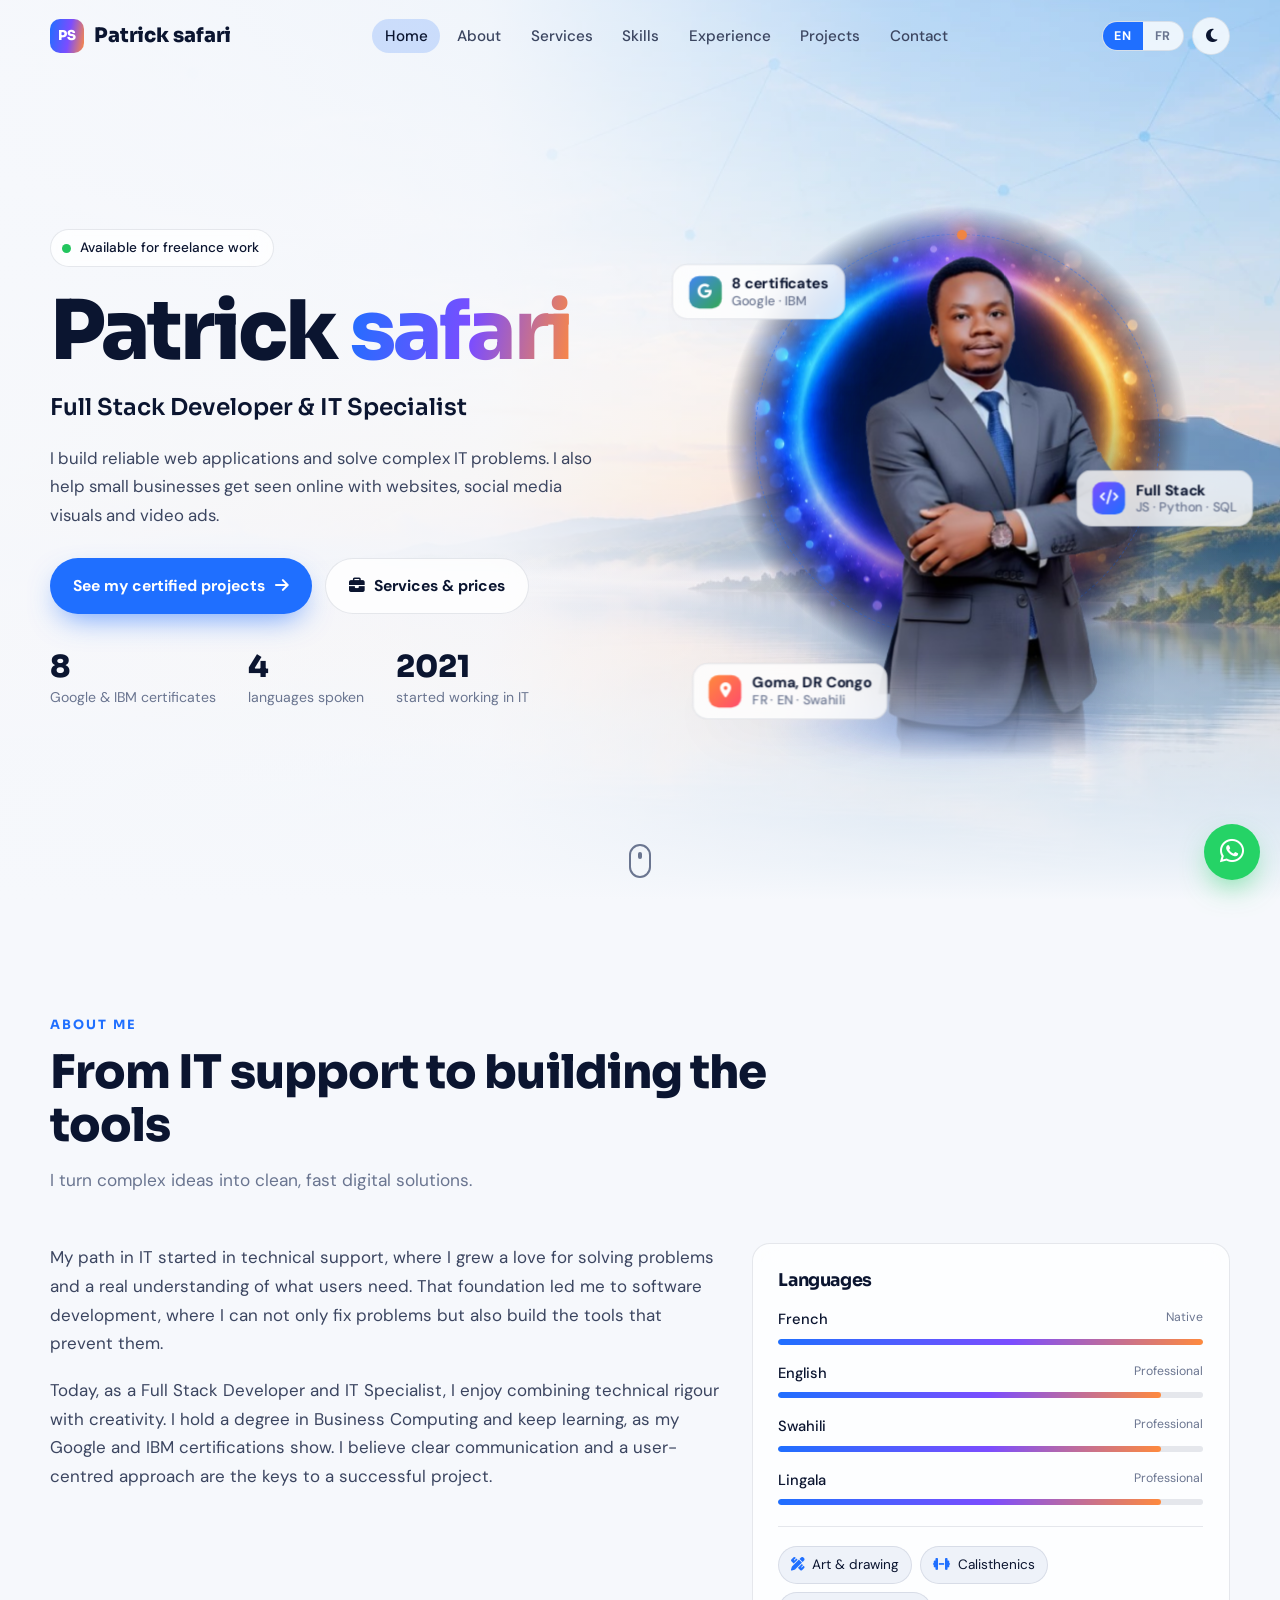
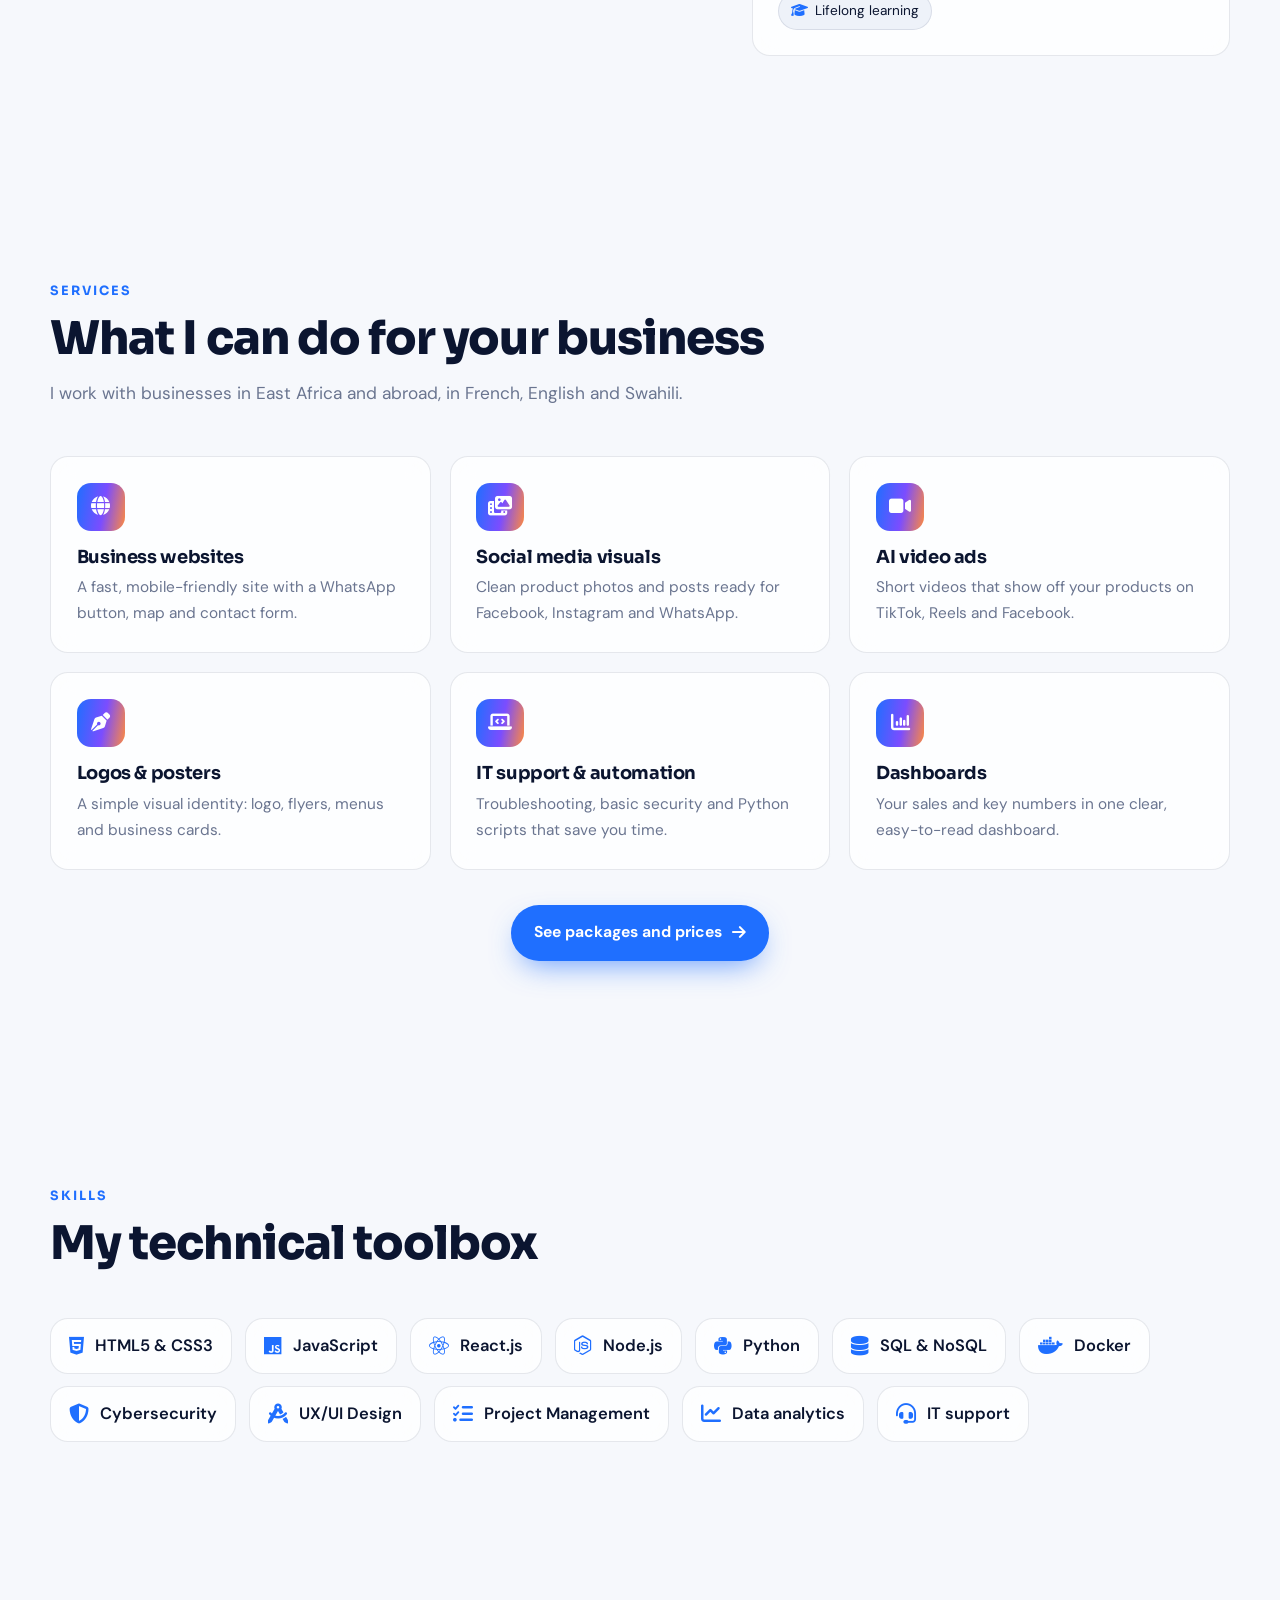
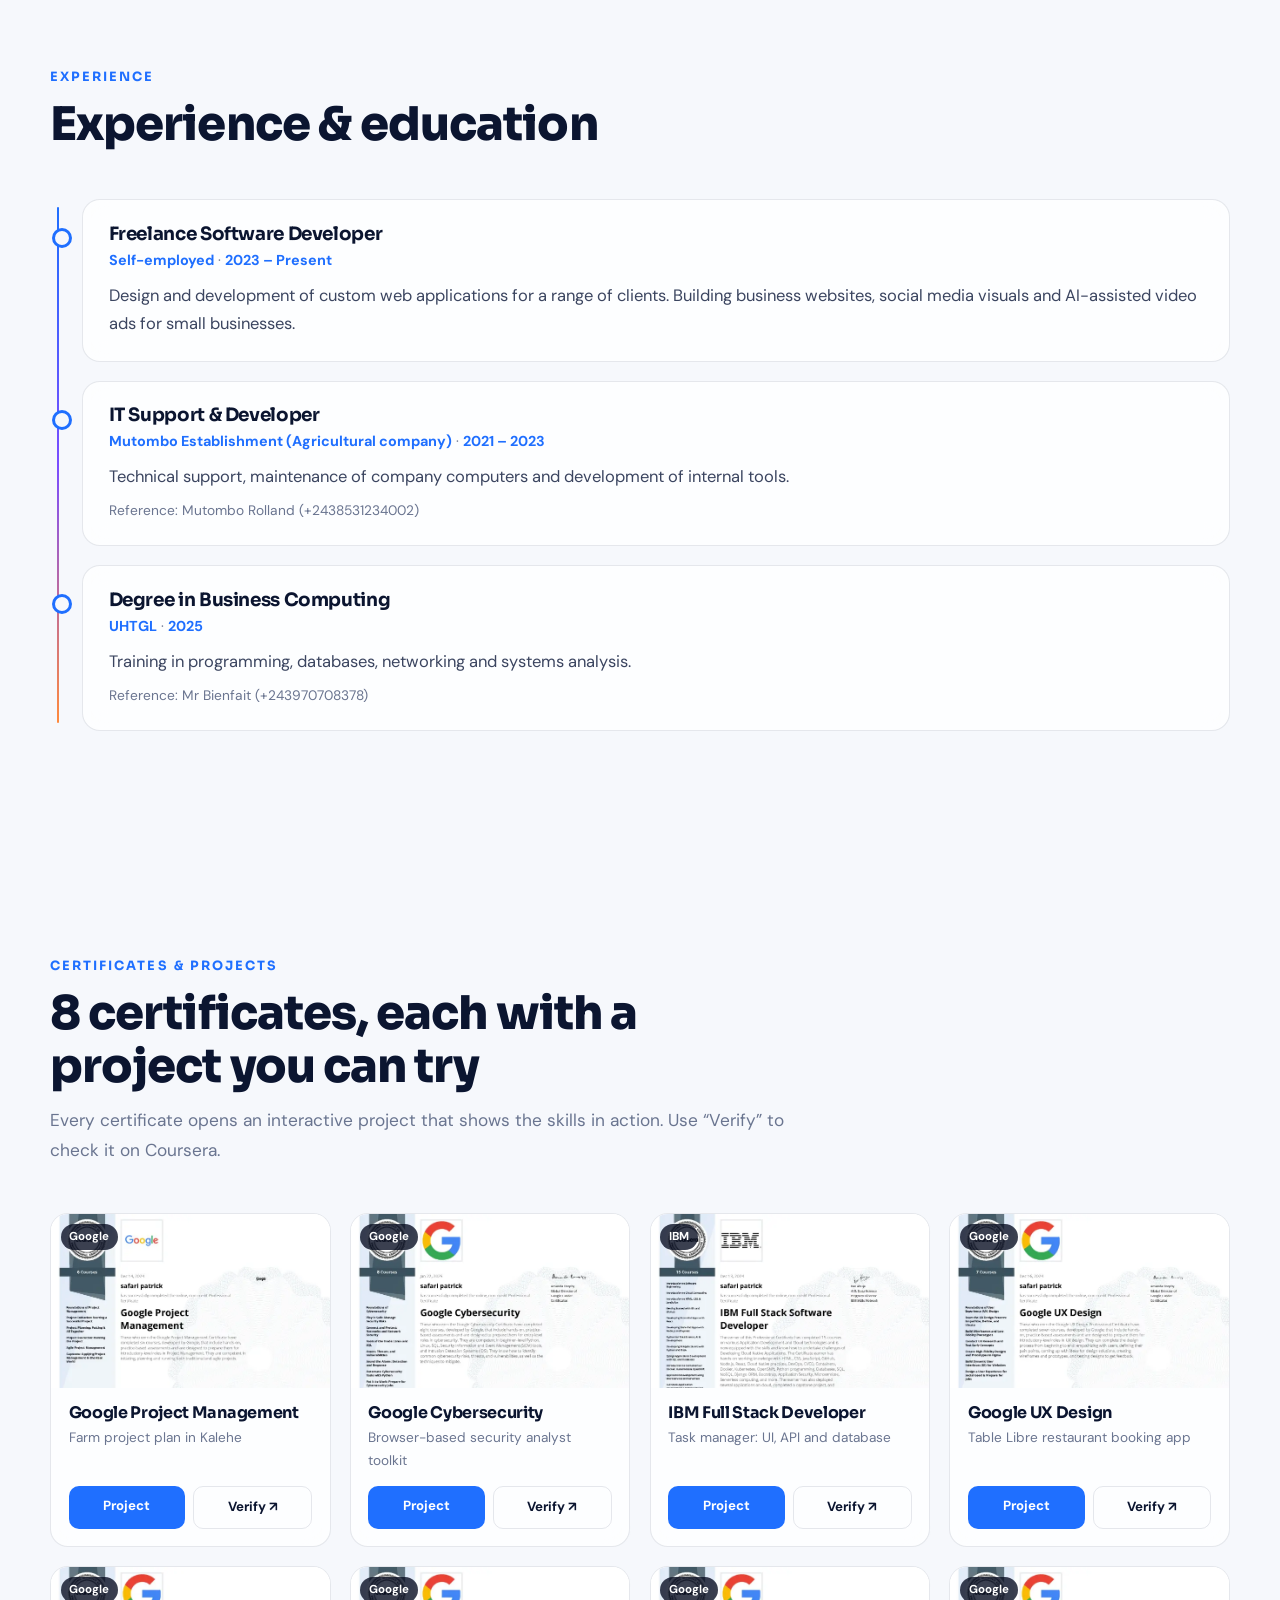
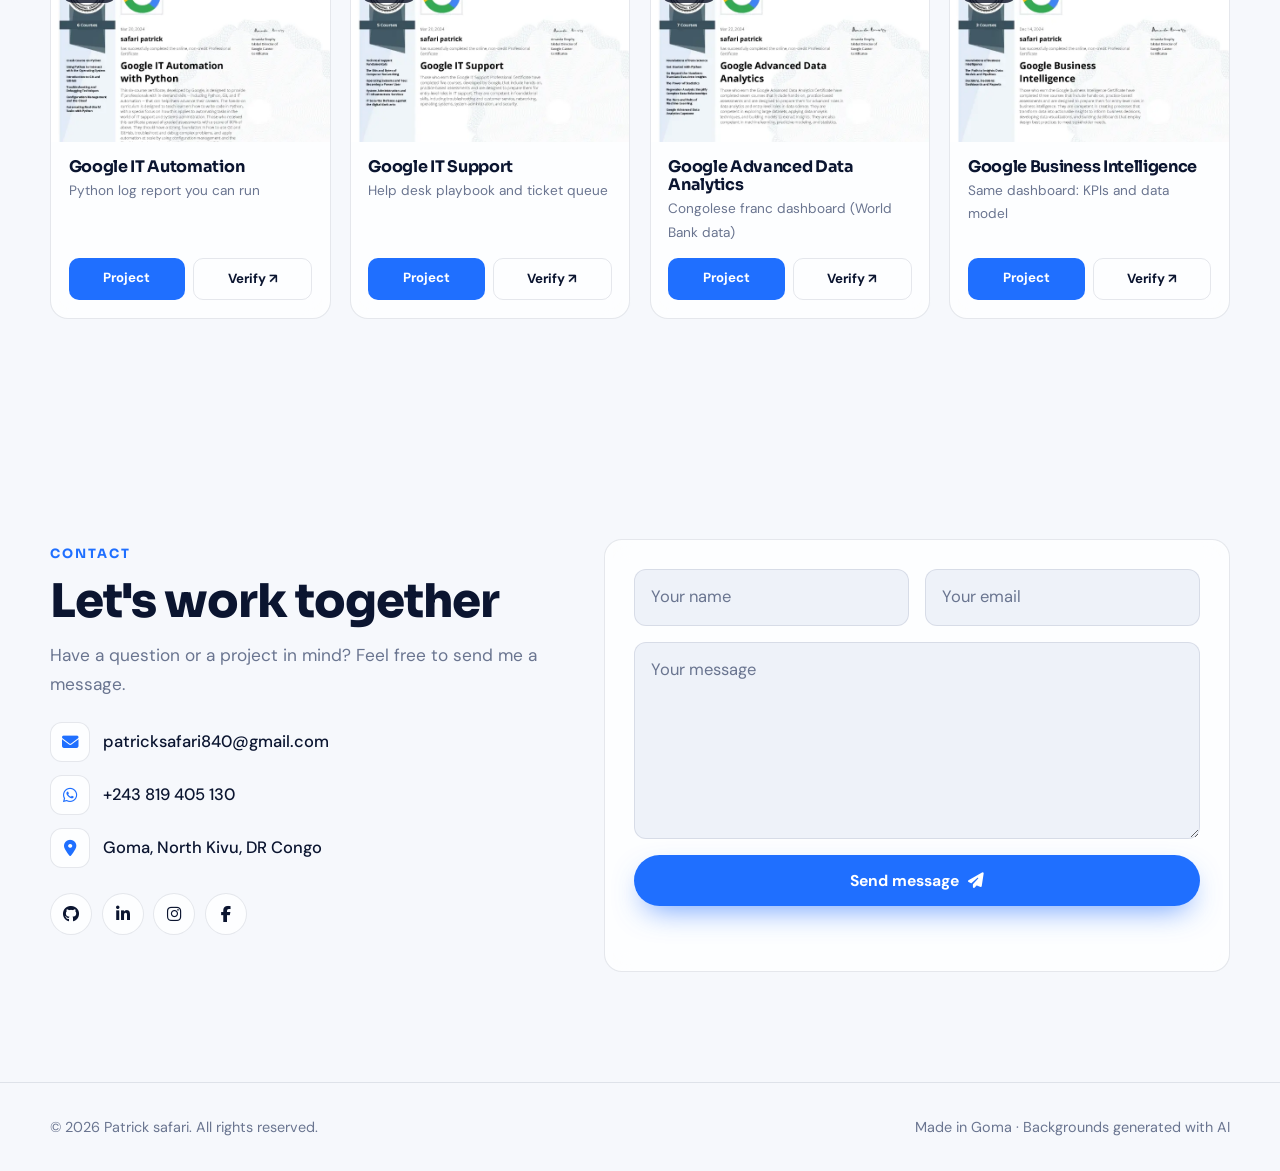
<file: index.html>
<!DOCTYPE html>
<html lang="fr" data-theme="dark">
<head>
    <meta charset="UTF-8">
    <meta name="viewport" content="width=device-width, initial-scale=1.0">
    <title>Patrick safari | Développeur Full Stack & Spécialiste IT</title>
    <meta name="description" content="Patrick Safari — Développeur Full Stack et Spécialiste IT à Goma (RDC). 8 certifications Google & IBM. Sites web pour entreprises, visuels, vidéos publicitaires IA et support informatique.">
    <meta property="og:title" content="Patrick Safari | Full Stack Developer & IT Specialist">
    <meta property="og:description" content="Full stack developer and IT specialist in Goma, DR Congo. 8 Google & IBM certificates with interactive projects.">
    <meta property="og:image" content="images/bg/hero-dark.webp">
    <meta property="og:type" content="website">
    <meta name="theme-color" content="#050b1f">

    <link rel="icon" href="your-icon-filename.png" type="image/png">
    <link rel="preconnect" href="https://fonts.googleapis.com">
    <link rel="preconnect" href="https://fonts.gstatic.com" crossorigin>
    <link href="https://fonts.googleapis.com/css2?family=DM+Sans:opsz,wght@9..40,400;9..40,500;9..40,700&family=Sora:wght@500;600;700;800&display=swap" rel="stylesheet">
    <link rel="stylesheet" href="https://cdnjs.cloudflare.com/ajax/libs/font-awesome/6.4.2/css/all.min.css">
    <link rel="preload" as="image" href="profile_1-removed_bg.png">

    <script>
        /* Apply saved theme before paint (shared with project & services pages) */
        (function () {
            var t = null; try { t = localStorage.getItem('theme'); } catch (e) {}
            if (!t) t = window.matchMedia && window.matchMedia('(prefers-color-scheme: light)').matches ? 'light' : 'dark';
            document.documentElement.setAttribute('data-theme', t);
        })();
    </script>

    <style>
        /* ============ TOKENS ============ */
        :root {
            --bg: #f6f8fc;
            --bg-2: #eef2f9;
            --surface: rgba(255, 255, 255, 0.78);
            --surface-solid: #ffffff;
            --line: rgba(15, 30, 70, 0.10);
            --text: #3b4560;
            --muted: #6a7590;
            --heading: #0b1530;
            --accent: #1f6fff;
            --accent-2: #7b4dff;
            --ember: #ff8a3d;
            --on-accent: #ffffff;
            --shadow: 0 20px 50px -24px rgba(16, 36, 94, 0.35);
            --hero-shade: linear-gradient(90deg, rgba(246, 248, 252, 0.97) 0%, rgba(246, 248, 252, 0.88) 38%, rgba(246, 248, 252, 0.15) 70%, rgba(246, 248, 252, 0) 100%);
            --hero-fade: linear-gradient(180deg, rgba(246, 248, 252, 0) 60%, var(--bg) 100%);
            --grad: linear-gradient(100deg, #1f6fff 0%, #7b4dff 55%, #ff8a3d 100%);
            --radius: 18px;
            --font-display: 'Sora', system-ui, sans-serif;
            --font-body: 'DM Sans', system-ui, sans-serif;
        }
        :root[data-theme="dark"] {
            --bg: #050b1f;
            --bg-2: #08112b;
            --surface: rgba(14, 24, 54, 0.62);
            --surface-solid: #0c1736;
            --line: rgba(140, 170, 255, 0.14);
            --text: #c3cde6;
            --muted: #8d99b8;
            --heading: #ffffff;
            --accent: #4d8dff;
            --accent-2: #9a7bff;
            --ember: #ff9a4d;
            --shadow: 0 24px 60px -24px rgba(0, 0, 0, 0.75);
            --hero-shade: linear-gradient(90deg, rgba(5, 11, 31, 0.96) 0%, rgba(5, 11, 31, 0.82) 36%, rgba(5, 11, 31, 0.15) 68%, rgba(5, 11, 31, 0) 100%);
            --hero-fade: linear-gradient(180deg, rgba(5, 11, 31, 0) 55%, var(--bg) 100%);
            --grad: linear-gradient(100deg, #5b9bff 0%, #a98bff 50%, #ffa45c 100%);
        }

        /* ============ BASE ============ */
        * { box-sizing: border-box; margin: 0; padding: 0; }
        html { scroll-behavior: smooth; scroll-padding-top: 80px; }
        body {
            font-family: var(--font-body); font-size: 16.5px; line-height: 1.7;
            background: var(--bg); color: var(--text); overflow-x: hidden;
            transition: background-color 0.4s ease, color 0.4s ease;
        }
        img { max-width: 100%; display: block; }
        a { color: var(--accent); text-decoration: none; }
        h1, h2, h3 { font-family: var(--font-display); color: var(--heading); line-height: 1.15; letter-spacing: -0.02em; }
        .container { width: min(1180px, 100% - 2.5rem); margin-inline: auto; }
        .grad { background: var(--grad); -webkit-background-clip: text; background-clip: text; color: transparent; }
        :focus-visible { outline: 2px solid var(--accent); outline-offset: 3px; border-radius: 6px; }

        /* ============ HEADER ============ */
        .site-header { position: fixed; inset: 0 0 auto 0; z-index: 50; transition: background-color .3s, border-color .3s, backdrop-filter .3s; border-bottom: 1px solid transparent; }
        .site-header.scrolled { background: color-mix(in srgb, var(--bg) 78%, transparent); backdrop-filter: blur(16px); -webkit-backdrop-filter: blur(16px); border-bottom-color: var(--line); }
        .nav { display: flex; align-items: center; justify-content: space-between; height: 72px; gap: 1rem; }
        .logo { font-family: var(--font-display); font-weight: 800; font-size: 1.25rem; color: var(--heading); display: flex; align-items: center; gap: .6rem; white-space: nowrap; }
        .logo-mark { width: 34px; height: 34px; border-radius: 10px; display: grid; place-items: center; background: var(--grad); color: #fff; font-size: .85rem; font-weight: 800; letter-spacing: .02em; }
        .nav-links { display: flex; list-style: none; gap: .25rem; }
        .nav-links a { color: var(--text); font-weight: 500; font-size: .95rem; padding: .45rem .8rem; border-radius: 999px; transition: background-color .2s, color .2s; }
        .nav-links a:hover { color: var(--heading); background: var(--line); }
        .nav-links a.active { color: var(--heading); background: color-mix(in srgb, var(--accent) 18%, transparent); }
        .nav-tools { display: flex; align-items: center; gap: .5rem; flex-shrink: 0; }
        .lang-switch { display: flex; border: 1px solid var(--line); border-radius: 999px; overflow: hidden; background: var(--surface); }
        .lang-switch button { font: 700 .78rem var(--font-body); letter-spacing: .05em; padding: .4rem .7rem; min-width: 2.5rem; border: 0; background: transparent; color: var(--muted); cursor: pointer; }
        .lang-switch button[aria-pressed="true"] { background: var(--accent); color: var(--on-accent); }
        .icon-btn { width: 38px; height: 38px; border-radius: 50%; border: 1px solid var(--line); background: var(--surface); color: var(--heading); display: grid; place-items: center; cursor: pointer; font-size: .95rem; }
        .menu-btn { display: none; }

        /* ============ HERO ============ */
        .hero { position: relative; min-height: 100svh; display: flex; align-items: center; padding: 110px 0 70px; overflow: hidden; isolation: isolate; }
        .hero-bg { position: absolute; inset: 0; z-index: -2; }
        .hero-bg img { position: absolute; inset: 0; width: 100%; height: 100%; object-fit: cover; object-position: 70% 50%; transition: opacity .6s ease; transform: scale(1.04); }
        .hero-bg .bg-light { opacity: 0; }
        :root[data-theme="light"] .hero-bg .bg-light { opacity: 1; }
        :root[data-theme="light"] .hero-bg .bg-dark { opacity: 0; }
        .hero::before { content: ''; position: absolute; inset: 0; z-index: -1; background: var(--hero-shade); }
        .hero::after { content: ''; position: absolute; inset: 0; z-index: -1; background: var(--hero-fade); pointer-events: none; }
        .hero-grid { display: grid; grid-template-columns: 1.05fr .95fr; align-items: center; gap: 2rem; }

        .eyebrow { display: inline-flex; align-items: center; gap: .55rem; padding: .4rem .9rem .4rem .7rem; border-radius: 999px; font-size: .85rem; font-weight: 500; color: var(--heading); background: var(--surface); border: 1px solid var(--line); backdrop-filter: blur(10px); }
        .pulse { width: 9px; height: 9px; border-radius: 50%; background: #22c55e; box-shadow: 0 0 0 0 rgba(34, 197, 94, .6); animation: pulse 2s infinite; }
        @keyframes pulse { 70% { box-shadow: 0 0 0 10px rgba(34, 197, 94, 0); } 100% { box-shadow: 0 0 0 0 rgba(34, 197, 94, 0); } }
        .hero h1 { font-size: clamp(2.8rem, 6.4vw, 5.2rem); font-weight: 800; margin: 1.1rem 0 .6rem; letter-spacing: -0.035em; }
        .hero .role { font-family: var(--font-display); font-size: clamp(1.1rem, 2vw, 1.45rem); font-weight: 600; color: var(--heading); opacity: .92; }
        .hero .bio { max-width: 34rem; margin-top: 1rem; font-size: 1.05rem; }
        .hero-actions { display: flex; flex-wrap: wrap; gap: .8rem; margin-top: 1.8rem; }
        .btn { display: inline-flex; align-items: center; gap: .6rem; padding: .85rem 1.4rem; border-radius: 999px; font-weight: 700; font-size: .98rem; border: 1px solid transparent; cursor: pointer; transition: transform .2s, box-shadow .2s, background-color .2s; font-family: var(--font-body); }
        .btn:hover { transform: translateY(-2px); }
        .btn-primary { background: var(--accent); color: #fff; box-shadow: 0 12px 30px -10px color-mix(in srgb, var(--accent) 70%, transparent); }
        .btn-ghost { background: var(--surface); color: var(--heading); border-color: var(--line); backdrop-filter: blur(10px); }
        .hero-stats { display: flex; flex-wrap: wrap; gap: 2rem; margin-top: 2.4rem; }
        .stat strong { display: block; font-family: var(--font-display); font-size: 1.9rem; font-weight: 800; color: var(--heading); line-height: 1; }
        .stat span { font-size: .88rem; color: var(--muted); }

        /* Portrait — the star of the page */
        .portrait { position: relative; justify-self: center; width: min(470px, 100%); aspect-ratio: 470 / 560; perspective: 900px; }
        .portrait-inner { position: absolute; inset: 0; transform-style: preserve-3d; transition: transform .25s ease-out; }
        .halo { position: absolute; left: 50%; top: 44%; width: 104%; aspect-ratio: 1; transform: translate(-50%, -50%) translateZ(-40px);
            -webkit-mask-image: radial-gradient(circle, #000 52%, transparent 70%); mask-image: radial-gradient(circle, #000 52%, transparent 70%); }
        .halo img { width: 100%; height: 100%; object-fit: cover; animation: spin 60s linear infinite; }
        @keyframes spin { to { transform: rotate(360deg); } }
        .orbit { position: absolute; left: 50%; top: 44%; width: 86%; aspect-ratio: 1; translate: -50% -50%; border-radius: 50%; border: 1px dashed color-mix(in srgb, var(--accent) 45%, transparent); animation: spin 40s linear infinite reverse; }
        .orbit::after { content: ''; position: absolute; top: -5px; left: 50%; width: 10px; height: 10px; border-radius: 50%; background: var(--ember); box-shadow: 0 0 16px 4px color-mix(in srgb, var(--ember) 70%, transparent); }
        .me { position: absolute; left: 50%; bottom: 0; height: 100%; width: auto; max-width: none; transform: translateX(-50%) translateZ(30px);
            filter: drop-shadow(0 30px 40px rgba(0, 0, 0, .45)) drop-shadow(0 0 30px color-mix(in srgb, var(--accent) 28%, transparent));
            -webkit-mask-image: linear-gradient(180deg, #000 82%, transparent 100%); mask-image: linear-gradient(180deg, #000 82%, transparent 100%); }
        .plinth { position: absolute; left: 8%; right: 8%; bottom: -14px; height: 70px; border-radius: 50%; background: radial-gradient(ellipse at center, color-mix(in srgb, var(--accent) 45%, transparent), transparent 70%); filter: blur(14px); transform: translateZ(-10px); }
        .chip { position: absolute; display: flex; align-items: center; gap: .6rem; padding: .6rem .9rem; border-radius: 14px; background: var(--surface); border: 1px solid var(--line); backdrop-filter: blur(14px); -webkit-backdrop-filter: blur(14px); box-shadow: var(--shadow); font-size: .85rem; color: var(--heading); font-weight: 600; white-space: nowrap; transform: translateZ(70px); animation: float 6s ease-in-out infinite; }
        .chip i { width: 30px; height: 30px; border-radius: 9px; display: grid; place-items: center; color: #fff; font-size: .85rem; }
        .chip small { display: block; font-weight: 500; color: var(--muted); font-size: .75rem; line-height: 1.2; }
        .chip b { display: block; line-height: 1.2; }
        .chip-1 { top: 16%; left: -6%; }
        .chip-1 i { background: linear-gradient(135deg, #4285f4, #34a853); }
        .chip-2 { top: 50%; right: -8%; animation-delay: -2s; }
        .chip-2 i { background: linear-gradient(135deg, #7b4dff, #1f6fff); }
        .chip-3 { bottom: 9%; left: -2%; animation-delay: -4s; }
        .chip-3 i { background: linear-gradient(135deg, #ff8a3d, #ff4d6d); }
        @keyframes float { 0%, 100% { translate: 0 0; } 50% { translate: 0 -10px; } }
        .scroll-cue { position: absolute; left: 50%; bottom: 22px; transform: translateX(-50%); color: var(--muted); font-size: .8rem; display: flex; flex-direction: column; align-items: center; gap: .3rem; }
        .scroll-cue span { width: 22px; height: 34px; border: 2px solid var(--muted); border-radius: 12px; position: relative; }
        .scroll-cue span::after { content: ''; position: absolute; left: 50%; top: 6px; width: 4px; height: 7px; margin-left: -2px; border-radius: 2px; background: var(--muted); animation: wheel 1.8s infinite; }
        @keyframes wheel { to { transform: translateY(10px); opacity: 0; } }

        /* ============ SECTIONS ============ */
        section.block { padding: 110px 0; position: relative; }
        .section-head { max-width: 46rem; margin-bottom: 3rem; }
        .kicker { font-family: var(--font-display); font-size: .8rem; font-weight: 700; letter-spacing: .16em; text-transform: uppercase; color: var(--accent); }
        .section-head h2 { font-size: clamp(2rem, 4vw, 2.9rem); font-weight: 800; margin: .5rem 0 .8rem; }
        .section-head p { font-size: 1.08rem; color: var(--muted); }
        .card { background: var(--surface); border: 1px solid var(--line); border-radius: var(--radius); backdrop-filter: blur(12px); -webkit-backdrop-filter: blur(12px); }

        /* About */
        .about-grid { display: grid; grid-template-columns: 1.4fr 1fr; gap: 2rem; align-items: start; }
        .about-text p + p { margin-top: 1.1rem; }
        .about-text p { font-size: 1.06rem; }
        .about-card { padding: 1.6rem; }
        .about-card h3 { font-size: 1.1rem; margin-bottom: 1.1rem; }
        .lang-row { margin-bottom: 1rem; }
        .lang-row div { display: flex; justify-content: space-between; font-size: .92rem; color: var(--heading); font-weight: 500; }
        .lang-row div small { color: var(--muted); font-weight: 400; }
        .bar { height: 6px; border-radius: 6px; background: var(--line); margin-top: .4rem; overflow: hidden; }
        .bar i { display: block; height: 100%; border-radius: 6px; background: var(--grad); width: 0; transition: width 1.2s cubic-bezier(.2, .8, .2, 1); }
        .in .bar i { width: var(--w); }
        .interests { display: flex; flex-wrap: wrap; gap: .5rem; margin-top: 1.3rem; padding-top: 1.2rem; border-top: 1px solid var(--line); }
        .tag { display: inline-flex; align-items: center; gap: .45rem; padding: .4rem .75rem; border-radius: 999px; font-size: .85rem; background: var(--bg-2); border: 1px solid var(--line); color: var(--heading); }
        .tag i { color: var(--accent); }

        /* Services */
        .grid-3 { display: grid; grid-template-columns: repeat(3, 1fr); gap: 1.2rem; }
        .service { padding: 1.6rem; transition: transform .25s, border-color .25s; }
        .service:hover { transform: translateY(-5px); border-color: color-mix(in srgb, var(--accent) 45%, transparent); }
        .service .ico { width: 48px; height: 48px; border-radius: 14px; display: grid; place-items: center; font-size: 1.2rem; color: #fff; background: var(--grad); margin-bottom: 1rem; }
        .service h3 { font-size: 1.12rem; margin-bottom: .45rem; }
        .service p { font-size: .96rem; color: var(--muted); }
        .center { text-align: center; margin-top: 2.2rem; }

        /* Skills */
        .skills { display: flex; flex-wrap: wrap; gap: .8rem; }
        .skill { display: inline-flex; align-items: center; gap: .65rem; padding: .8rem 1.15rem; font-weight: 600; color: var(--heading); transition: transform .2s, border-color .2s; }
        .skill:hover { transform: translateY(-3px); border-color: color-mix(in srgb, var(--accent) 45%, transparent); }
        .skill i { font-size: 1.25rem; color: var(--accent); }

        /* Timeline */
        .timeline { position: relative; display: grid; gap: 1.2rem; padding-left: 2rem; }
        .timeline::before { content: ''; position: absolute; left: 7px; top: 8px; bottom: 8px; width: 2px; background: linear-gradient(var(--accent), var(--accent-2), var(--ember)); border-radius: 2px; }
        .t-item { position: relative; padding: 1.4rem 1.6rem; }
        .t-item::before { content: ''; position: absolute; left: calc(-2rem + 1px); top: 1.75rem; width: 14px; height: 14px; border-radius: 50%; background: var(--bg); border: 3px solid var(--accent); }
        .t-item h3 { font-size: 1.15rem; }
        .t-meta { font-size: .9rem; color: var(--muted); margin: .25rem 0 .6rem; }
        .t-meta span { color: var(--accent); font-weight: 700; }
        .t-ref { font-size: .86rem; color: var(--muted); margin-top: .5rem; }

        /* Certificates */
        .cert-grid { display: grid; grid-template-columns: repeat(4, 1fr); gap: 1.2rem; }
        .cert { overflow: hidden; display: flex; flex-direction: column; transition: transform .25s, border-color .25s, box-shadow .25s; }
        .cert:hover { transform: translateY(-6px); border-color: color-mix(in srgb, var(--accent) 45%, transparent); box-shadow: var(--shadow); }
        .cert-thumb { position: relative; aspect-ratio: 1760 / 1100; overflow: hidden; background: #fff; }
        .cert-thumb img { width: 100%; height: 100%; object-fit: cover; object-position: top center; transition: transform .5s; }
        .cert:hover .cert-thumb img { transform: scale(1.05); }
        .cert-badge { position: absolute; top: .6rem; left: .6rem; padding: .2rem .55rem; border-radius: 999px; font-size: .72rem; font-weight: 700; color: #fff; background: rgba(5, 11, 31, .78); }
        .cert-body { padding: 1rem 1.1rem 1.1rem; display: flex; flex-direction: column; flex: 1; }
        .cert-body h3 { font-size: 1rem; margin-bottom: .2rem; }
        .cert-body p { font-size: .85rem; color: var(--muted); }
        .cert-actions { display: flex; gap: .5rem; margin-top: auto; padding-top: .9rem; }
        .cert-actions a { flex: 1; text-align: center; font-size: .83rem; font-weight: 700; padding: .55rem .5rem; border-radius: 10px; }
        .cert-actions .go { background: var(--accent); color: #fff; }
        .cert-actions .verify { border: 1px solid var(--line); color: var(--heading); }

        /* Contact */
        #contact { overflow: hidden; isolation: isolate; }
        .contact-bg { position: absolute; inset: 0; z-index: -1; opacity: 0; transition: opacity .6s; }
        .contact-bg img { width: 100%; height: 100%; object-fit: cover; object-position: right bottom; }
        :root[data-theme="dark"] .contact-bg { opacity: 1; }
        .contact-grid { display: grid; grid-template-columns: 1fr 1.2fr; gap: 2rem; align-items: start; }
        .contact-list { list-style: none; display: grid; gap: .8rem; margin-top: 1.4rem; }
        .contact-list a, .contact-list span { display: flex; align-items: center; gap: .8rem; color: var(--heading); font-weight: 500; }
        .contact-list i { width: 40px; height: 40px; border-radius: 12px; display: grid; place-items: center; background: var(--surface); border: 1px solid var(--line); color: var(--accent); }
        .socials { display: flex; gap: .6rem; margin-top: 1.6rem; }
        .socials a { width: 42px; height: 42px; border-radius: 50%; display: grid; place-items: center; background: var(--surface); border: 1px solid var(--line); color: var(--heading); transition: background-color .2s, color .2s; }
        .socials a:hover { background: var(--accent); color: #fff; }
        form.card { padding: 1.8rem; display: grid; gap: 1rem; }
        .row-2 { display: grid; grid-template-columns: 1fr 1fr; gap: 1rem; }
        input, textarea { width: 100%; font: inherit; color: var(--heading); background: var(--bg-2); border: 1px solid var(--line); border-radius: 12px; padding: .85rem 1rem; resize: vertical; }
        input::placeholder, textarea::placeholder { color: var(--muted); }
        input:focus, textarea:focus { outline: none; border-color: var(--accent); box-shadow: 0 0 0 3px color-mix(in srgb, var(--accent) 25%, transparent); }
        #form-status { min-height: 1.4em; font-size: .92rem; text-align: center; }

        /* Footer */
        footer { border-top: 1px solid var(--line); padding: 2rem 0; font-size: .9rem; color: var(--muted); }
        footer .container { display: flex; justify-content: space-between; flex-wrap: wrap; gap: 1rem; }

        .whatsapp-float { position: fixed; right: 20px; bottom: 20px; z-index: 40; width: 56px; height: 56px; border-radius: 50%; display: grid; place-items: center; background: #25d366; color: #fff; font-size: 1.7rem; box-shadow: 0 12px 30px -8px rgba(37, 211, 102, .7); transition: transform .2s; }
        .whatsapp-float:hover { transform: scale(1.08); color: #fff; }

        /* Reveal */
        .reveal { opacity: 0; transform: translateY(26px); transition: opacity .8s ease, transform .8s ease; }
        .reveal.in { opacity: 1; transform: none; }
        .hero .reveal { transition-duration: 1s; }

        /* ============ RESPONSIVE ============ */
        @media (max-width: 1100px) {
            .cert-grid { grid-template-columns: repeat(3, 1fr); }
            .nav-links a { padding: .45rem .55rem; }
        }
        @media (max-width: 960px) {
            .menu-btn { display: grid; }
            .nav-links { position: absolute; top: 72px; left: 1rem; right: 1rem; flex-direction: column; padding: .6rem; border-radius: var(--radius); background: var(--surface-solid); border: 1px solid var(--line); box-shadow: var(--shadow); display: none; }
            .nav-links.open { display: flex; }
            .nav-links a { display: block; padding: .8rem 1rem; }
            .site-header { background: color-mix(in srgb, var(--bg) 82%, transparent); backdrop-filter: blur(16px); -webkit-backdrop-filter: blur(16px); }
            .hero { padding-top: 96px; text-align: center; }
            .hero::before { background: linear-gradient(180deg, color-mix(in srgb, var(--bg) 35%, transparent) 0%, color-mix(in srgb, var(--bg) 70%, transparent) 55%, var(--bg) 100%); }
            .hero-grid { grid-template-columns: 1fr; gap: 1rem; }
            .portrait { order: -1; width: min(330px, 82vw); }
            .hero .bio { margin-inline: auto; }
            .hero-actions, .hero-stats { justify-content: center; }
            .chip { font-size: .78rem; padding: .45rem .65rem; }
            .chip i { width: 26px; height: 26px; }
            .chip-1 { left: -10%; } .chip-2 { right: -10%; } .chip-3 { left: -4%; }
            .scroll-cue { display: none; }
            .about-grid, .contact-grid { grid-template-columns: 1fr; }
            .grid-3 { grid-template-columns: repeat(2, 1fr); }
            .cert-grid { grid-template-columns: repeat(2, 1fr); }
        }
        @media (max-width: 560px) {
            body { font-size: 16px; }
            section.block { padding: 80px 0; }
            .logo-text { display: none; }
            .grid-3, .cert-grid, .row-2 { grid-template-columns: 1fr; }
            .hero-stats { gap: 1.4rem; }
            .chip small { display: none; }
            .chip-1 { left: -4%; top: 12%; } .chip-2 { right: -4%; } .chip-3 { left: 0; }
        }
        @media (prefers-reduced-motion: reduce) {
            *, *::before, *::after { animation: none !important; transition: none !important; }
            .reveal { opacity: 1; transform: none; }
            html { scroll-behavior: auto; }
        }
    </style>
</head>
<body>

    <!-- ==================== HEADER ==================== -->
    <header class="site-header" id="header">
        <div class="container nav">
            <a href="#hero" class="logo" aria-label="Patrick safari"><span class="logo-mark">PS</span><span class="logo-text">Patrick safari</span></a>
            <ul class="nav-links" id="nav-links">
                <li><a href="#hero" class="nav-link active" data-en="Home">Accueil</a></li>
                <li><a href="#about" class="nav-link" data-en="About">À propos</a></li>
                <li><a href="#services" class="nav-link" data-en="Services">Services</a></li>
                <li><a href="#skills" class="nav-link" data-en="Skills">Compétences</a></li>
                <li><a href="#experience" class="nav-link" data-en="Experience">Parcours</a></li>
                <li><a href="#projects" class="nav-link" data-en="Projects">Projets</a></li>
                <li><a href="#contact" class="nav-link" data-en="Contact">Contact</a></li>
            </ul>
            <div class="nav-tools">
                <div class="lang-switch" role="group" aria-label="Language / Langue">
                    <button type="button" data-set-lang="en" aria-pressed="false">EN</button>
                    <button type="button" data-set-lang="fr" aria-pressed="true">FR</button>
                </div>
                <button type="button" class="icon-btn" id="theme-btn" aria-label="Changer de thème" data-en-aria-label="Toggle theme"><i class="fas fa-moon"></i></button>
                <button type="button" class="icon-btn menu-btn" id="menu-btn" aria-label="Menu" aria-expanded="false"><i class="fas fa-bars"></i></button>
            </div>
        </div>
    </header>

    <main>
        <!-- ==================== HERO ==================== -->
        <section class="hero" id="hero">
            <div class="hero-bg" aria-hidden="true">
                <img class="bg-dark" src="images/bg/hero-dark.webp" alt="" fetchpriority="high">
                <img class="bg-light" src="images/bg/hero-light.webp" alt="">
            </div>
            <div class="container hero-grid">
                <div class="hero-copy">
                    <span class="eyebrow reveal"><span class="pulse"></span><span data-en="Available for freelance work">Disponible pour missions freelance</span></span>
                    <h1 class="reveal">Patrick <span class="grad">safari</span></h1>
                    <p class="role reveal" data-en="Full Stack Developer &amp; IT Specialist">Développeur Full Stack &amp; Spécialiste IT</p>
                    <p class="bio reveal" data-en="I build reliable web applications and solve complex IT problems. I also help small businesses get seen online with websites, social media visuals and video ads.">Je conçois des applications web robustes et je résous des problèmes informatiques complexes. J'aide aussi les petites entreprises à se montrer en ligne : sites web, visuels pour les réseaux sociaux et vidéos publicitaires.</p>
                    <div class="hero-actions reveal">
                        <a href="#projects" class="btn btn-primary"><span data-en="See my certified projects">Voir mes projets certifiés</span> <i class="fas fa-arrow-right"></i></a>
                        <a href="services.html" class="btn btn-ghost"><i class="fas fa-briefcase"></i> <span data-en="Services &amp; prices">Services &amp; tarifs</span></a>
                    </div>
                    <div class="hero-stats reveal">
                        <div class="stat"><strong>8</strong><span data-en="Google &amp; IBM certificates">certificats Google &amp; IBM</span></div>
                        <div class="stat"><strong>4</strong><span data-en="languages spoken">langues parlées</span></div>
                        <div class="stat"><strong>2021</strong><span data-en="started working in IT">début dans l'IT</span></div>
                    </div>
                </div>

                <div class="portrait reveal" id="portrait">
                    <div class="portrait-inner" id="portrait-inner">
                        <div class="halo" aria-hidden="true"><img src="images/bg/halo.webp" alt=""></div>
                        <div class="orbit" aria-hidden="true"></div>
                        <div class="plinth" aria-hidden="true"></div>
                        <img class="me" src="profile_1-removed_bg.png" alt="Photo de Patrick safari" data-en-alt="Photo of Patrick safari" width="411" height="607">
                        <div class="chip chip-1"><i class="fab fa-google"></i><span><b data-en="8 certificates">8 certificats</b><small>Google · IBM</small></span></div>
                        <div class="chip chip-2"><i class="fas fa-code"></i><span><b>Full Stack</b><small>JS · Python · SQL</small></span></div>
                        <div class="chip chip-3"><i class="fas fa-location-dot"></i><span><b data-en="Goma, DR Congo">Goma, RDC</b><small data-en="FR · EN · Swahili">FR · EN · Swahili</small></span></div>
                    </div>
                </div>
            </div>
            <a href="#about" class="scroll-cue" aria-label="Défiler" data-en-aria-label="Scroll down"><span></span></a>
        </section>

        <!-- ==================== ABOUT ==================== -->
        <section class="block" id="about">
            <div class="container">
                <div class="section-head reveal">
                    <span class="kicker" data-en="About me">À propos</span>
                    <h2 data-en="From IT support to building the tools">Du support IT à la création des outils</h2>
                    <p data-en="I turn complex ideas into clean, fast digital solutions.">Je transforme des idées complexes en solutions numériques élégantes et performantes.</p>
                </div>
                <div class="about-grid">
                    <div class="about-text reveal">
                        <p data-en="My path in IT started in technical support, where I grew a love for solving problems and a real understanding of what users need. That foundation led me to software development, where I can not only fix problems but also build the tools that prevent them.">Mon parcours dans l'informatique a débuté par le support technique, une expérience formatrice où j'ai développé une passion pour la résolution de problèmes et une compréhension approfondie des besoins des utilisateurs. Cette base solide m'a naturellement conduit vers le développement de logiciels, où je pouvais non seulement résoudre des problèmes, mais aussi construire les outils pour les prévenir.</p>
                        <p data-en="Today, as a Full Stack Developer and IT Specialist, I enjoy combining technical rigour with creativity. I hold a degree in Business Computing and keep learning, as my Google and IBM certifications show. I believe clear communication and a user-centred approach are the keys to a successful project.">Aujourd'hui, en tant que Développeur Full Stack et Spécialiste IT, je m'épanouis en combinant ma rigueur technique et ma créativité. Diplômé en Informatique de Gestion, je suis un fervent adepte de l'apprentissage continu, comme en témoignent mes certifications Google et IBM. Je suis convaincu qu'une bonne communication et une approche centrée sur l'utilisateur sont les clés de la réussite d'un projet.</p>
                    </div>
                    <aside class="card about-card reveal">
                        <h3 data-en="Languages">Langues</h3>
                        <div class="lang-row"><div><span data-en="French">Français</span><small data-en="Native">Natif</small></div><div class="bar"><i style="--w:100%"></i></div></div>
                        <div class="lang-row"><div><span data-en="English">Anglais</span><small data-en="Professional">Professionnel</small></div><div class="bar"><i style="--w:90%"></i></div></div>
                        <div class="lang-row"><div><span>Swahili</span><small data-en="Professional">Professionnel</small></div><div class="bar"><i style="--w:90%"></i></div></div>
                        <div class="lang-row"><div><span>Lingala</span><small data-en="Professional">Professionnel</small></div><div class="bar"><i style="--w:90%"></i></div></div>
                        <div class="interests">
                            <span class="tag"><i class="fas fa-pencil-ruler"></i><span data-en="Art &amp; drawing">Art &amp; dessin</span></span>
                            <span class="tag"><i class="fas fa-dumbbell"></i><span data-en="Calisthenics">Calisthénie</span></span>
                            <span class="tag"><i class="fas fa-graduation-cap"></i><span data-en="Lifelong learning">Apprentissage continu</span></span>
                        </div>
                    </aside>
                </div>
            </div>
        </section>

        <!-- ==================== SERVICES ==================== -->
        <section class="block" id="services">
            <div class="container">
                <div class="section-head reveal">
                    <span class="kicker">Services</span>
                    <h2 data-en="What I can do for your business">Ce que je peux faire pour votre entreprise</h2>
                    <p data-en="I work with businesses in East Africa and abroad, in French, English and Swahili.">Je travaille avec des entreprises en Afrique de l'Est et à l'étranger, en français, anglais et swahili.</p>
                </div>
                <div class="grid-3">
                    <div class="card service reveal"><div class="ico"><i class="fas fa-globe"></i></div><h3 data-en="Business websites">Sites web pour entreprises</h3><p data-en="A fast, mobile-friendly site with a WhatsApp button, map and contact form.">Site rapide, adapté au mobile, avec bouton WhatsApp, carte et formulaire de contact.</p></div>
                    <div class="card service reveal"><div class="ico"><i class="fas fa-photo-film"></i></div><h3 data-en="Social media visuals">Visuels réseaux sociaux</h3><p data-en="Clean product photos and posts ready for Facebook, Instagram and WhatsApp.">Photos produits propres et publications prêtes pour Facebook, Instagram et WhatsApp.</p></div>
                    <div class="card service reveal"><div class="ico"><i class="fas fa-video"></i></div><h3 data-en="AI video ads">Vidéos publicitaires IA</h3><p data-en="Short videos that show off your products on TikTok, Reels and Facebook.">Courtes vidéos pour présenter vos produits sur TikTok, Reels et Facebook.</p></div>
                    <div class="card service reveal"><div class="ico"><i class="fas fa-pen-nib"></i></div><h3 data-en="Logos &amp; posters">Logo &amp; affiches</h3><p data-en="A simple visual identity: logo, flyers, menus and business cards.">Identité visuelle simple : logo, flyers, menus et cartes de visite.</p></div>
                    <div class="card service reveal"><div class="ico"><i class="fas fa-laptop-code"></i></div><h3 data-en="IT support &amp; automation">Support IT &amp; automatisation</h3><p data-en="Troubleshooting, basic security and Python scripts that save you time.">Dépannage, sécurité de base et scripts Python pour gagner du temps.</p></div>
                    <div class="card service reveal"><div class="ico"><i class="fas fa-chart-column"></i></div><h3 data-en="Dashboards">Tableaux de bord</h3><p data-en="Your sales and key numbers in one clear, easy-to-read dashboard.">Vos ventes et chiffres clés dans un tableau clair et facile à lire.</p></div>
                </div>
                <div class="center reveal"><a href="services.html" class="btn btn-primary"><span data-en="See packages and prices">Voir les offres et les prix</span> <i class="fas fa-arrow-right"></i></a></div>
            </div>
        </section>

        <!-- ==================== SKILLS ==================== -->
        <section class="block" id="skills">
            <div class="container">
                <div class="section-head reveal">
                    <span class="kicker" data-en="Skills">Compétences</span>
                    <h2 data-en="My technical toolbox">Ma boîte à outils technique</h2>
                </div>
                <div class="skills reveal">
                    <span class="card skill"><i class="fab fa-html5"></i>HTML5 &amp; CSS3</span>
                    <span class="card skill"><i class="fab fa-js"></i>JavaScript</span>
                    <span class="card skill"><i class="fab fa-react"></i>React.js</span>
                    <span class="card skill"><i class="fab fa-node-js"></i>Node.js</span>
                    <span class="card skill"><i class="fab fa-python"></i>Python</span>
                    <span class="card skill"><i class="fas fa-database"></i>SQL &amp; NoSQL</span>
                    <span class="card skill"><i class="fab fa-docker"></i>Docker</span>
                    <span class="card skill"><i class="fas fa-shield-halved"></i><span data-en="Cybersecurity">Cybersécurité</span></span>
                    <span class="card skill"><i class="fas fa-compass-drafting"></i>UX/UI Design</span>
                    <span class="card skill"><i class="fas fa-list-check"></i><span data-en="Project Management">Gestion de projet</span></span>
                    <span class="card skill"><i class="fas fa-chart-line"></i><span data-en="Data analytics">Analyse de données</span></span>
                    <span class="card skill"><i class="fas fa-headset"></i><span data-en="IT support">Support IT</span></span>
                </div>
            </div>
        </section>

        <!-- ==================== EXPERIENCE ==================== -->
        <section class="block" id="experience">
            <div class="container">
                <div class="section-head reveal">
                    <span class="kicker" data-en="Experience">Parcours</span>
                    <h2 data-en="Experience &amp; education">Parcours professionnel &amp; formation</h2>
                </div>
                <div class="timeline">
                    <div class="card t-item reveal">
                        <h3 data-en="Freelance Software Developer">Développeur logiciel freelance</h3>
                        <p class="t-meta"><span data-en="Self-employed">Indépendant</span> · <span data-en="2023 – Present">2023 – Présent</span></p>
                        <p data-en="Design and development of custom web applications for a range of clients. Building business websites, social media visuals and AI-assisted video ads for small businesses.">Conception et développement d'applications web sur mesure pour divers clients. Création de sites vitrines, de visuels pour les réseaux sociaux et de vidéos publicitaires assistées par IA pour petites entreprises.</p>
                    </div>
                    <div class="card t-item reveal">
                        <h3 data-en="IT Support &amp; Developer">Support informatique &amp; développeur</h3>
                        <p class="t-meta"><span data-en="Mutombo Establishment (Agricultural company)">Mutombo Establishment (Entreprise agricole)</span> · <span>2021 – 2023</span></p>
                        <p data-en="Technical support, maintenance of company computers and development of internal tools.">Assistance technique, maintenance du parc informatique et développement d'outils internes.</p>
                        <p class="t-ref" data-en="Reference: Mutombo Rolland (+2438531234002)">Référence : Mutombo Rolland (+2438531234002)</p>
                    </div>
                    <div class="card t-item reveal">
                        <h3 data-en="Degree in Business Computing">Diplôme en Informatique de Gestion</h3>
                        <p class="t-meta"><span>UHTGL</span> · <span>2025</span></p>
                        <p data-en="Training in programming, databases, networking and systems analysis.">Formation en programmation, bases de données, réseaux et analyse de systèmes.</p>
                        <p class="t-ref" data-en="Reference: Mr Bienfait (+243970708378)">Référence : Mr Bienfait (+243970708378)</p>
                    </div>
                </div>
            </div>
        </section>

        <!-- ==================== CERTIFICATES & PROJECTS ==================== -->
        <section class="block" id="projects">
            <div class="container">
                <div class="section-head reveal">
                    <span class="kicker" data-en="Certificates &amp; projects">Certifications &amp; projets</span>
                    <h2 data-en="8 certificates, each with a project you can try">8 certificats, chacun avec un projet à tester</h2>
                    <p data-en="Every certificate opens an interactive project that shows the skills in action. Use “Verify” to check it on Coursera.">Chaque certificat ouvre un projet interactif qui montre les compétences en action. « Vérifier » permet de le contrôler sur Coursera.</p>
                </div>
                <div class="cert-grid">
                    <article class="card cert reveal"><div class="cert-thumb"><img src="images/thumbs/project_management.webp" alt="Certificat Google Project Management" loading="lazy"><span class="cert-badge">Google</span></div><div class="cert-body"><h3>Google Project Management</h3><p data-en="Farm project plan in Kalehe">Plan de projet agricole à Kalehe</p><div class="cert-actions"><a class="go" href="projects/project-management.html" data-en="Project">Projet</a><a class="verify" href="https://coursera.org/verify/professional-cert/351UXTQ0NEAH" target="_blank" rel="noopener" data-en="Verify ↗">Vérifier ↗</a></div></div></article>
                    <article class="card cert reveal"><div class="cert-thumb"><img src="images/thumbs/cybersecurity.webp" alt="Certificat Google Cybersecurity" loading="lazy"><span class="cert-badge">Google</span></div><div class="cert-body"><h3>Google Cybersecurity</h3><p data-en="Browser-based security analyst toolkit">Boîte à outils d'analyste sécurité</p><div class="cert-actions"><a class="go" href="projects/cybersecurity.html" data-en="Project">Projet</a><a class="verify" href="https://coursera.org/verify/professional-cert/705DJ3IF51UQ" target="_blank" rel="noopener" data-en="Verify ↗">Vérifier ↗</a></div></div></article>
                    <article class="card cert reveal"><div class="cert-thumb"><img src="images/thumbs/ibm_full_stack_developer.webp" alt="Certificat IBM Full Stack Developer" loading="lazy"><span class="cert-badge">IBM</span></div><div class="cert-body"><h3>IBM Full Stack Developer</h3><p data-en="Task manager: UI, API and database">Gestionnaire de tâches : UI, API et base de données</p><div class="cert-actions"><a class="go" href="projects/full-stack.html" data-en="Project">Projet</a><a class="verify" href="https://coursera.org/verify/professional-cert/EGUL98Z14H07" target="_blank" rel="noopener" data-en="Verify ↗">Vérifier ↗</a></div></div></article>
                    <article class="card cert reveal"><div class="cert-thumb"><img src="images/thumbs/ux_design.webp" alt="Certificat Google UX Design" loading="lazy"><span class="cert-badge">Google</span></div><div class="cert-body"><h3>Google UX Design</h3><p data-en="Table Libre restaurant booking app">Table Libre, réservation de restaurant</p><div class="cert-actions"><a class="go" href="projects/ux-design.html" data-en="Project">Projet</a><a class="verify" href="https://coursera.org/verify/professional-cert/6R8451VM3CQ5" target="_blank" rel="noopener" data-en="Verify ↗">Vérifier ↗</a></div></div></article>
                    <article class="card cert reveal"><div class="cert-thumb"><img src="images/thumbs/it_automation_with_python.webp" alt="Certificat Google IT Automation with Python" loading="lazy"><span class="cert-badge">Google</span></div><div class="cert-body"><h3>Google IT Automation</h3><p data-en="Python log report you can run">Rapport de logs en Python, exécutable</p><div class="cert-actions"><a class="go" href="projects/it-automation.html" data-en="Project">Projet</a><a class="verify" href="https://coursera.org/verify/professional-cert/GMEVP24UVGP8" target="_blank" rel="noopener" data-en="Verify ↗">Vérifier ↗</a></div></div></article>
                    <article class="card cert reveal"><div class="cert-thumb"><img src="images/thumbs/it_support.webp" alt="Certificat Google IT Support" loading="lazy"><span class="cert-badge">Google</span></div><div class="cert-body"><h3>Google IT Support</h3><p data-en="Help desk playbook and ticket queue">Guide help desk et file de tickets</p><div class="cert-actions"><a class="go" href="projects/it-support.html" data-en="Project">Projet</a><a class="verify" href="https://coursera.org/verify/professional-cert/L4ZFS6SSKHE6" target="_blank" rel="noopener" data-en="Verify ↗">Vérifier ↗</a></div></div></article>
                    <article class="card cert reveal"><div class="cert-thumb"><img src="images/thumbs/advanced_data_analytics.webp" alt="Certificat Google Advanced Data Analytics" loading="lazy"><span class="cert-badge">Google</span></div><div class="cert-body"><h3>Google Advanced Data Analytics</h3><p data-en="Congolese franc dashboard (World Bank data)">Tableau de bord du franc congolais</p><div class="cert-actions"><a class="go" href="projects/data-analytics.html" data-en="Project">Projet</a><a class="verify" href="https://coursera.org/verify/professional-cert/LCGH3RERGP7B" target="_blank" rel="noopener" data-en="Verify ↗">Vérifier ↗</a></div></div></article>
                    <article class="card cert reveal"><div class="cert-thumb"><img src="images/thumbs/busness_inteligence.webp" alt="Certificat Google Business Intelligence" loading="lazy"><span class="cert-badge">Google</span></div><div class="cert-body"><h3>Google Business Intelligence</h3><p data-en="Same dashboard: KPIs and data model">Même tableau : KPI et modèle de données</p><div class="cert-actions"><a class="go" href="projects/data-analytics.html" data-en="Project">Projet</a><a class="verify" href="https://coursera.org/verify/professional-cert/YDNCH3ULLKRU" target="_blank" rel="noopener" data-en="Verify ↗">Vérifier ↗</a></div></div></article>
                </div>
            </div>
        </section>

        <!-- ==================== CONTACT ==================== -->
        <section class="block" id="contact">
            <div class="contact-bg" aria-hidden="true"><img src="images/bg/section-dark.webp" alt="" loading="lazy"></div>
            <div class="container contact-grid">
                <div class="reveal">
                    <div class="section-head" style="margin-bottom:0">
                        <span class="kicker">Contact</span>
                        <h2 data-en="Let's work together">Travaillons ensemble</h2>
                        <p data-en="Have a question or a project in mind? Feel free to send me a message.">Vous avez une question ou une proposition ? N'hésitez pas à m'envoyer un message.</p>
                    </div>
                    <ul class="contact-list">
                        <li><a href="mailto:patricksafari840@gmail.com"><i class="fas fa-envelope"></i>patricksafari840@gmail.com</a></li>
                        <li><a href="https://wa.me/243819405130" target="_blank" rel="noopener"><i class="fab fa-whatsapp"></i>+243 819 405 130</a></li>
                        <li><span><i class="fas fa-location-dot"></i><span data-en="Goma, North Kivu, DR Congo">Goma, Nord-Kivu, RDC</span></span></li>
                    </ul>
                    <div class="socials">
                        <a href="https://github.com/PatrickSafari840" target="_blank" rel="noopener" aria-label="GitHub"><i class="fab fa-github"></i></a>
                        <a href="https://www.linkedin.com/in/patrick-safari-166077255/" target="_blank" rel="noopener" aria-label="LinkedIn"><i class="fab fa-linkedin-in"></i></a>
                        <a href="https://www.instagram.com/PatrickSafariCimana" target="_blank" rel="noopener" aria-label="Instagram"><i class="fab fa-instagram"></i></a>
                        <a href="https://www.facebook.com/patricksafari.cimana" target="_blank" rel="noopener" aria-label="Facebook"><i class="fab fa-facebook-f"></i></a>
                    </div>
                </div>
                <form id="contactForm" class="card reveal" action="https://api.web3forms.com/submit" method="POST">
                    <input type="hidden" name="access_key" value="37343818-9e62-4fa8-b533-ae3dc4ff25c4">
                    <div class="row-2">
                        <input type="text" name="name" placeholder="Votre nom" data-en-placeholder="Your name" aria-label="Nom" required>
                        <input type="email" name="email" placeholder="Votre email" data-en-placeholder="Your email" aria-label="Email" required>
                    </div>
                    <textarea name="message" rows="6" placeholder="Votre message" data-en-placeholder="Your message" aria-label="Message" required></textarea>
                    <button type="submit" class="btn btn-primary" style="justify-content:center"><span data-en="Send message">Envoyer le message</span> <i class="fas fa-paper-plane"></i></button>
                    <p id="form-status" role="status"></p>
                </form>
            </div>
        </section>
    </main>

    <footer>
        <div class="container">
            <span>&copy; <span id="year">2026</span> Patrick safari. <span data-en="All rights reserved.">Tous droits réservés.</span></span>
            <span data-en="Made in Goma · Backgrounds generated with AI">Fait à Goma · Arrière-plans générés par IA</span>
        </div>
    </footer>

    <a href="https://wa.me/243819405130" class="whatsapp-float" target="_blank" rel="noopener" aria-label="Écrire sur WhatsApp" data-en-aria-label="Chat on WhatsApp"><i class="fab fa-whatsapp"></i></a>

    <script>
    document.addEventListener('DOMContentLoaded', function () {
        var root = document.documentElement;
        var store = {
            get: function (k) { try { return localStorage.getItem(k); } catch (e) { return null; } },
            set: function (k, v) { try { localStorage.setItem(k, v); } catch (e) {} }
        };
        document.getElementById('year').textContent = new Date().getFullYear();

        /* ---------- Language (EN / FR) ---------- */
        var T = {
            fr: { title: "Patrick safari | Développeur Full Stack & Spécialiste IT", sending: "Envoi en cours...", sent: "Message envoyé !", error: "Erreur." },
            en: { title: "Patrick safari | Full Stack Developer & IT Specialist", sending: "Sending...", sent: "Message sent!", error: "Something went wrong." }
        };
        var lang = 'fr';
        var ATTRS = ['placeholder', 'alt', 'aria-label'];
        function setLang(l) {
            lang = l === 'en' ? 'en' : 'fr';
            root.lang = lang;
            document.title = T[lang].title;
            document.querySelectorAll('[data-en]').forEach(function (el) {
                if (el.dataset.fr === undefined) el.dataset.fr = el.innerHTML;
                el.innerHTML = lang === 'en' ? el.dataset.en : el.dataset.fr;
            });
            ATTRS.forEach(function (a) {
                document.querySelectorAll('[data-en-' + a + ']').forEach(function (el) {
                    var key = 'fr' + a.replace(/-/g, '');
                    if (el.dataset[key] === undefined) el.dataset[key] = el.getAttribute(a);
                    el.setAttribute(a, lang === 'en' ? el.getAttribute('data-en-' + a) : el.dataset[key]);
                });
            });
            document.querySelectorAll('[data-set-lang]').forEach(function (b) { b.setAttribute('aria-pressed', String(b.dataset.setLang === lang)); });
            store.set('lang', lang);
        }
        document.querySelectorAll('[data-set-lang]').forEach(function (b) { b.addEventListener('click', function () { setLang(b.dataset.setLang); }); });
        var urlLang = new URLSearchParams(location.search).get('lang');
        setLang(urlLang || store.get('lang') || ((navigator.language || '').toLowerCase().indexOf('fr') === 0 ? 'fr' : 'en'));

        /* ---------- Theme ---------- */
        var themeBtn = document.getElementById('theme-btn');
        function applyTheme(t) {
            root.setAttribute('data-theme', t);
            themeBtn.innerHTML = t === 'dark' ? '<i class="fas fa-sun"></i>' : '<i class="fas fa-moon"></i>';
            var meta = document.querySelector('meta[name="theme-color"]'); if (meta) meta.content = t === 'dark' ? '#050b1f' : '#f6f8fc';
        }
        applyTheme(root.getAttribute('data-theme') || 'dark');
        themeBtn.addEventListener('click', function () {
            var t = root.getAttribute('data-theme') === 'dark' ? 'light' : 'dark';
            store.set('theme', t); applyTheme(t);
        });

        /* ---------- Header + mobile menu ---------- */
        var header = document.getElementById('header');
        function onScroll() { header.classList.toggle('scrolled', window.scrollY > 20); }
        onScroll(); window.addEventListener('scroll', onScroll, { passive: true });
        var menuBtn = document.getElementById('menu-btn'), navLinks = document.getElementById('nav-links');
        menuBtn.addEventListener('click', function () {
            var open = navLinks.classList.toggle('open');
            menuBtn.setAttribute('aria-expanded', String(open));
            menuBtn.innerHTML = open ? '<i class="fas fa-xmark"></i>' : '<i class="fas fa-bars"></i>';
        });
        navLinks.querySelectorAll('a').forEach(function (a) { a.addEventListener('click', function () { navLinks.classList.remove('open'); menuBtn.innerHTML = '<i class="fas fa-bars"></i>'; menuBtn.setAttribute('aria-expanded', 'false'); }); });

        /* ---------- Reveal on scroll + active nav ---------- */
        var reveals = document.querySelectorAll('.reveal');
        if ('IntersectionObserver' in window) {
            var io = new IntersectionObserver(function (entries) {
                entries.forEach(function (e) { if (e.isIntersecting) { e.target.classList.add('in'); io.unobserve(e.target); } });
            }, { threshold: 0.12 });
            reveals.forEach(function (el, i) { el.style.transitionDelay = (el.closest('.hero') ? i * 0.08 : 0) + 's'; io.observe(el); });
            var links = document.querySelectorAll('.nav-link');
            var so = new IntersectionObserver(function (entries) {
                entries.forEach(function (e) {
                    if (!e.isIntersecting) return;
                    links.forEach(function (l) { l.classList.toggle('active', l.getAttribute('href') === '#' + e.target.id); });
                });
            }, { rootMargin: '-45% 0px -50% 0px' });
            document.querySelectorAll('main section[id]').forEach(function (s) { so.observe(s); });
        } else { reveals.forEach(function (el) { el.classList.add('in'); }); }

        /* ---------- Portrait tilt ---------- */
        var reduce = window.matchMedia('(prefers-reduced-motion: reduce)').matches;
        var portrait = document.getElementById('portrait'), inner = document.getElementById('portrait-inner');
        if (!reduce && window.matchMedia('(pointer: fine)').matches) {
            document.getElementById('hero').addEventListener('pointermove', function (e) {
                var r = portrait.getBoundingClientRect();
                var x = (e.clientX - (r.left + r.width / 2)) / window.innerWidth;
                var y = (e.clientY - (r.top + r.height / 2)) / window.innerHeight;
                inner.style.transform = 'rotateY(' + (x * 14).toFixed(2) + 'deg) rotateX(' + (-y * 10).toFixed(2) + 'deg)';
            });
            document.getElementById('hero').addEventListener('pointerleave', function () { inner.style.transform = ''; });
        }

        /* ---------- Contact form ---------- */
        var form = document.getElementById('contactForm'), status = document.getElementById('form-status');
        form.addEventListener('submit', function (e) {
            e.preventDefault();
            status.textContent = T[lang].sending; status.style.color = 'var(--muted)';
            fetch(form.action, { method: 'POST', body: new FormData(form), headers: { 'Accept': 'application/json' } })
                .then(function (r) {
                    if (r.ok) { status.textContent = T[lang].sent; status.style.color = '#22c55e'; form.reset(); }
                    else { r.json().then(function (d) { status.textContent = d.message || T[lang].error; status.style.color = '#ef4444'; }); }
                })
                .catch(function () { status.textContent = T[lang].error; status.style.color = '#ef4444'; });
            setTimeout(function () { status.textContent = ''; }, 6000);
        });
    });
    </script>
</body>
</html>
</file>
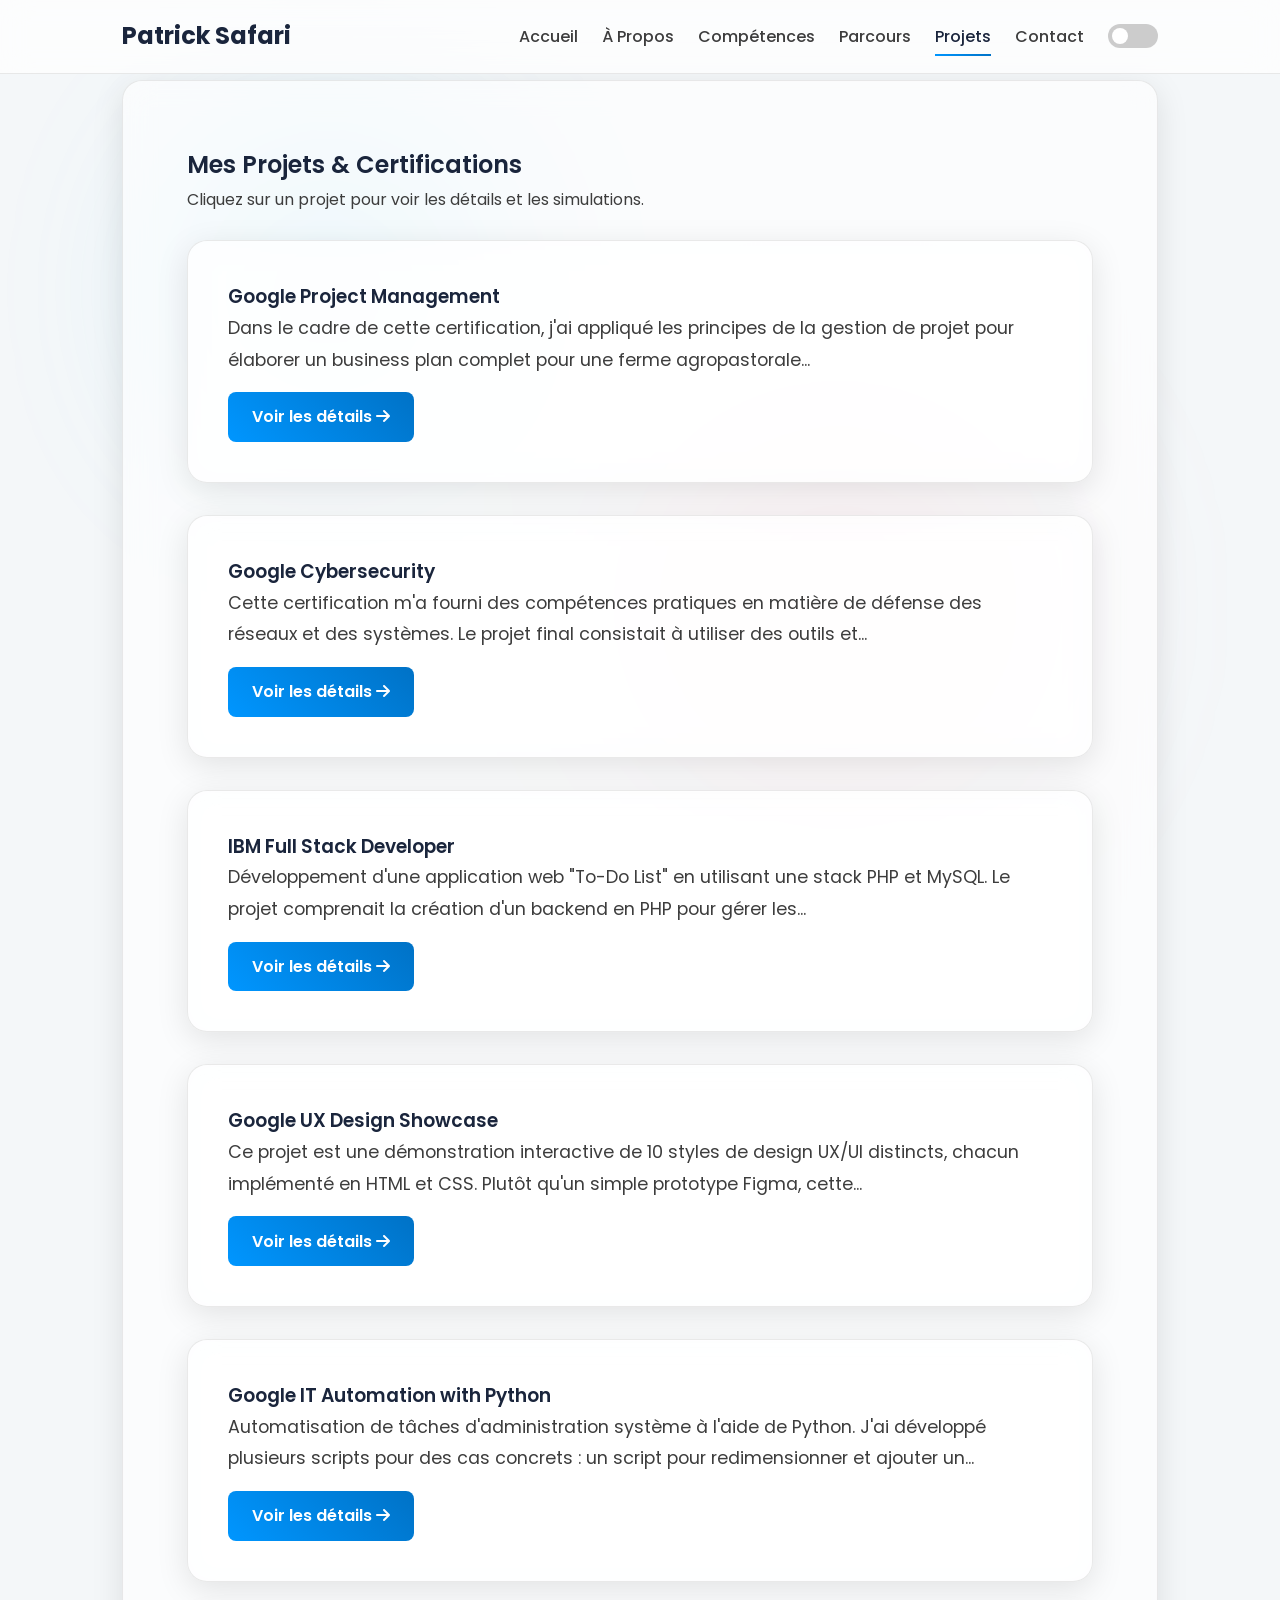
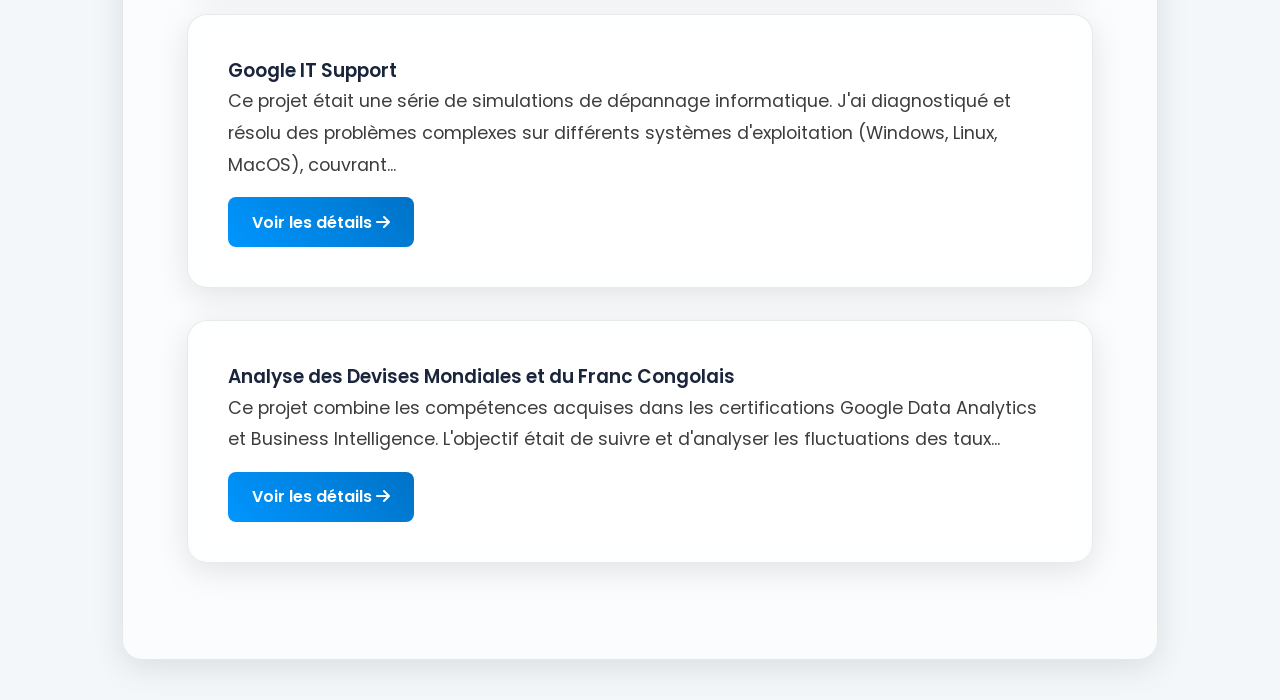
<file: project.html>
<!DOCTYPE html>
<html lang="fr">
<head>
    <meta charset="UTF-8">
    <meta name="viewport" content="width=device-width, initial-scale=1.0">
    <title>Détails des Projets | Patrick Safari</title>

    <!-- Polices & Icônes -->
    <link rel="preconnect" href="https://fonts.googleapis.com">
    <link rel="preconnect" href="https://fonts.gstatic.com" crossorigin>
    <link href="https://fonts.googleapis.com/css2?family=Poppins:wght@300;400;500;600;700;800&display=swap" rel="stylesheet">
    <link rel="stylesheet" href="https://cdnjs.cloudflare.com/ajax/libs/font-awesome/6.4.2/css/all.min.css">

    <!-- J'ai remplacé le lien vers style.css par le style direct de l'index pour une cohérence parfaite -->
    <style>
        /* ---------------------------------- */
        /*          DESIGN VARIABLES          */
        /* ---------------------------------- */
        :root { /* Light Mode (Default) */ --bg-color: #f4f7f9; --main-bg-color: rgba(255, 255, 255, 0.6); --header-bg-color: rgba(255, 255, 255, 0.7); --text-color: #3d3d3d; --heading-color: #1a253c; --accent-color: #0096FF; --accent-color-darker: #0072C6; --border-color: rgba(200, 200, 200, 0.4); --card-bg-color: rgba(249, 250, 251, 0.6); --shadow-color: rgba(0, 0, 0, 0.1); --gradient-accent: linear-gradient(45deg, var(--accent-color), var(--accent-color-darker)); --aurora-color-1: #5BCEFA; --aurora-color-2: #F5A9B8; --aurora-color-3: #92FE9D; }
        body.dark-mode { --bg-color: #0d1117; --main-bg-color: rgba(30, 30, 30, 0.5); --header-bg-color: rgba(25, 25, 25, 0.6); --text-color: #c9d1d9; --heading-color: #ffffff; --accent-color: #389bff; --accent-color-darker: #1e7eeb; --border-color: rgba(255, 255, 255, 0.1); --card-bg-color: rgba(42, 42, 42, 0.5); --shadow-color: rgba(0, 0, 0, 0.3); --aurora-color-1: #0A4D68; --aurora-color-2: #7E2E84; --aurora-color-3: #146C43; }
        /* ---------------------------------- */
        /*          BASE & LAYOUT STYLES      */
        /* ---------------------------------- */
        * { box-sizing: border-box; margin: 0; padding: 0; }
        html { scroll-behavior: smooth; }
        body { font-family: 'Poppins', sans-serif; background-color: var(--bg-color); color: var(--text-color); line-height: 1.7; font-size: 16px; transition: background-color 0.4s ease, color 0.4s ease; overflow-x: hidden; }
        body::before, body::after { content: ''; position: fixed; z-index: -1; filter: blur(100px); opacity: 0.5; transition: opacity 1s ease; }
        body::before { width: 400px; height: 400px; background: radial-gradient(circle, var(--aurora-color-1), transparent 60%); top: 10vh; left: 10vw; animation: moveAurora1 20s infinite alternate ease-in-out; }
        body::after { width: 500px; height: 500px; background: radial-gradient(circle, var(--aurora-color-2), transparent 70%); bottom: 5vh; right: 15vw; animation: moveAurora2 25s infinite alternate ease-in-out; }
        @keyframes moveAurora1 { from { transform: translate(0, 0) rotate(0deg); } to { transform: translate(100px, 50px) rotate(90deg); } }
        @keyframes moveAurora2 { from { transform: translate(0, 0) rotate(0deg); } to { transform: translate(-80px, -40px) rotate(-90deg); } }
        .container { max-width: 1100px; margin: 0 auto; padding: 0 2rem; }
        h1, h2, h3 { color: var(--heading-color); font-weight: 600; }
        a { color: var(--accent-color); text-decoration: none; transition: color 0.3s; }
        a:hover { color: var(--accent-color-darker); }
        /* ---------------------------------- */
        /*        HEADER & NAVIGATION         */
        /* ---------------------------------- */
        .main-header { position: fixed; top: 0; left: 0; width: 100%; z-index: 100; padding: 1rem 0; background-color: var(--header-bg-color); backdrop-filter: blur(15px); -webkit-backdrop-filter: blur(15px); border-bottom: 1px solid var(--border-color); transition: top 0.3s; }
        .main-header .container { display: flex; justify-content: space-between; align-items: center; }
        .logo { font-size: 1.5rem; font-weight: 700; color: var(--heading-color); }
        .main-nav { display: flex; align-items: center; gap: 1.5rem; }
        .nav-links { list-style: none; display: flex; gap: 1.5rem; }
        .nav-links a { font-weight: 500; color: var(--text-color); position: relative; padding: 0.5rem 0; }
        .nav-links a::after { content: ''; position: absolute; bottom: 0; left: 0; width: 100%; height: 2px; background: var(--gradient-accent); transform: scaleX(0); transform-origin: right; transition: transform 0.3s ease-out; }
        .nav-links a:hover::after, .nav-links a.active::after { transform: scaleX(1); transform-origin: left; }
        .nav-links a.active { color: var(--heading-color); }
        .hamburger { display: none; cursor: pointer; font-size: 1.5rem; }
        .theme-switch-wrapper { display: flex; align-items: center; }
        /* ---------------------------------- */
        /*        MAIN CONTENT (MAIN)         */
        /* ---------------------------------- */
        .main-content { padding-top: 80px; }
        .content-section { padding: 5rem 0; opacity: 0; transform: translateY(30px); transition: opacity 0.6s ease-out, transform 0.6s ease-out; }
        .content-section.visible { opacity: 1; transform: translateY(0); }
        .content-section:not(#hero) { background-color: var(--main-bg-color); padding: 4rem; margin-bottom: 2.5rem; border-radius: 20px; box-shadow: 0 8px 32px var(--shadow-color); border: 1px solid var(--border-color); backdrop-filter: blur(15px); -webkit-backdrop-filter: blur(15px); }
        /* THEME SWITCH */
        .theme-switch { display: inline-block; height: 24px; position: relative; width: 50px; }
        .theme-switch input { display: none; }
        .slider { background-color: #ccc; bottom: 0; cursor: pointer; left: 0; position: absolute; right: 0; top: 0; transition: .4s; border-radius: 34px; }
        .slider:before { background-color: #fff; bottom: 4px; content: ""; height: 16px; left: 4px; position: absolute; transition: .4s; width: 16px; border-radius: 50%; }
        input:checked + .slider { background: var(--gradient-accent); }
        input:checked + .slider:before { transform: translateX(26px); }
        /* RESPONSIVE DESIGN */
        @media (max-width: 992px) { .nav-links { display: none; flex-direction: column; position: absolute; top: 100%; left: 0; width: 100%; background-color: var(--header-bg-color); padding: 1rem 0; border-bottom: 1px solid var(--border-color); } .nav-links.active { display: flex; } .nav-links li { text-align: center; width: 100%; } .nav-links a { padding: 1rem; width: 100%; } .hamburger { display: block; } .section-title { font-size: 2.5rem; } .section-subtitle { font-size: 1.2rem; } }
        @media (max-width: 768px) { body { font-size: 15px; } .container { padding: 0 1.5rem; } .content-section:not(#hero) { padding: 2.5rem; } #hero { min-height: 90vh; } .section-title { font-size: 2rem; } .section-subtitle .form-group { flex-direction: column; gap: 0; margin-bottom: 0; } .form-group input, .form-group textarea { margin-bottom: 1.5rem; } body::before, body::after { filter: blur(70px); } }
        /* Styles spécifiques à la page projet (conservés) */
        .project-detail-card {
            background-color: var(--main-bg-color);
            padding: 2.5rem;
            margin-bottom: 2rem;
            border-radius: 20px;
            box-shadow: 0 8px 32px var(--shadow-color);
            border: 1px solid var(--border-color);
            backdrop-filter: blur(15px);
            -webkit-backdrop-filter: blur(15px);
        }
        .project-detail-card p {
            font-size: 1.1rem;
            line-height: 1.8;
        }
        .back-link {
            display: inline-block;
            margin-bottom: 2rem;
            font-weight: 600;
            font-size: 1.1rem;
        }
        .back-link i {
            margin-right: 8px;
        }
        /* NOUVEAUX STYLES POUR LES DÉTAILS DU PROJET */
        .project-image {
            width: 100%;
            max-width: 350px;
            height: auto;
            border-radius: 12px;
            margin-bottom: 2rem;
            border: 1px solid var(--border-color);
            box-shadow: 0 4px 15px var(--shadow-color);
        }
        .project-links {
            margin-top: 2rem;
            display: flex;
            gap: 1rem;
            flex-wrap: wrap;
        }
        .project-link-btn {
            display: inline-block;
            padding: 0.7rem 1.5rem;
            border-radius: 8px;
            font-weight: 600;
            background: var(--gradient-accent);
            color: #fff;
        }

        /* NOUVEAUX STYLES POUR LA SIMULATION */
        .simulation-card {
            background-color: var(--card-bg-color);
            padding: 2rem;
            margin-top: 2rem;
            border-radius: 15px;
            border: 1px solid var(--border-color);
            box-shadow: 0 4px 15px var(--shadow-color);
        }
        .simulation-card h3 {
            margin-top: 0;
            margin-bottom: 1.5rem;
            border-bottom: 2px solid var(--accent-color);
            padding-bottom: 0.5rem;
            display: inline-block;
        }
        .simulation-card pre {
            background-color: rgba(0,0,0,0.1);
            padding: 1rem;
            border-radius: 8px;
            white-space: pre-wrap;
            word-wrap: break-word;
            color: var(--heading-color);
        }
        .dark-mode .simulation-card pre {
             background-color: rgba(255,255,255,0.05);
        }
        .scanner-ui {
            display: flex;
            gap: 1rem;
            margin-bottom: 1.5rem;
        }
        .scanner-ui input { flex-grow: 1; padding: 0.8rem; border-radius: 8px; border: 1px solid var(--border-color); background-color: var(--bg-color); color: var(--text-color); }
        .scanner-ui button { padding: 0.8rem 1.5rem; }

        /* STYLES POUR LE BOUTON COPIER */
        .code-block-wrapper {
            position: relative;
            margin-top: 1rem;
        }
        .copy-btn {
            position: absolute;
            top: 0.75rem;
            right: 0.75rem;
            background-color: var(--card-bg-color);
            border: 1px solid var(--border-color);
            color: var(--text-color);
            padding: 0.4rem 0.7rem;
            border-radius: 6px;
            cursor: pointer;
            font-size: 0.9rem;
            opacity: 0.6;
            transition: opacity 0.2s, background-color 0.2s, color 0.2s;
        }
        .copy-btn:hover { opacity: 1; background-color: var(--accent-color); color: #fff; }
        .copy-btn .fa-check { color: #2ecc71; }

        /* SYNTAX HIGHLIGHTING STYLES */
        .simulation-card pre code.language-python .token.keyword { color: #c792ea; }
        .simulation-card pre code.language-python .token.string,
        .simulation-card pre code.language-python .token.comment { color: #c3e88d; }
        .simulation-card pre code.language-python .token.function { color: #82aaff; }
        .simulation-card pre code.language-python .token.number { color: #f78c6c; }
        .simulation-card pre code.language-python .token.operator { color: #89ddff; }
        .simulation-card pre code.language-python .token.punctuation { color: #89ddff; }

        .dark-mode .simulation-card pre code.language-python .token.keyword { color: #c792ea; }
        .dark-mode .simulation-card pre code.language-python .token.string,
        .dark-mode .simulation-card pre code.language-python .token.comment { color: #c3e88d; }
        .dark-mode .simulation-card pre code.language-python .token.function { color: #82aaff; }

        /* STYLES POUR LA SIMULATION AGROPASTORALE */
        #agri-sim-form {
            display: grid;
            grid-template-columns: 1fr 1fr auto;
            gap: 1rem;
            align-items: end;
            margin-top: 1.5rem;
        }
        #agri-sim-form label { font-weight: 600; margin-bottom: 0.5rem; display: block; }
        #agri-sim-form select, #agri-sim-form input { width: 100%; padding: 0.8rem; border-radius: 8px; border: 1px solid var(--border-color); background-color: var(--bg-color); color: var(--text-color); }
        #agri-sim-form button { padding: 0.8rem 1.5rem; height: fit-content; }

        #simulation-results h5 { margin-top: 2rem; color: var(--accent-color); }
        .growth-chart { display: flex; gap: 5px; height: 150px; align-items: flex-end; border-bottom: 2px solid var(--border-color); padding-bottom: 10px; }
        .growth-chart .bar { flex-grow: 1; background: var(--gradient-accent); border-radius: 5px 5px 0 0; text-align: center; color: white; font-size: 0.7rem; padding-top: 5px; opacity: 0.7; transition: opacity 0.3s; }
        .growth-chart .bar:hover { opacity: 1; }

        .task-calendar { max-height: 200px; overflow-y: auto; border: 1px solid var(--border-color); border-radius: 8px; padding: 1rem; margin-top: 1rem; }
        .task-calendar ul { list-style: none; padding: 0; }
        .task-calendar li { display: flex; gap: 1rem; padding: 0.5rem 0; border-bottom: 1px solid var(--border-color); }
        .task-calendar li:last-child { border-bottom: none; }
        .task-calendar .day { font-weight: 600; width: 80px; color: var(--accent-color); }

        .summary-grid { display: grid; grid-template-columns: 1fr 1fr; gap: 1.5rem; margin-top: 1rem; }
        .summary-card { background: rgba(0,0,0,0.02); padding: 1rem; border-radius: 8px; }
        .dark-mode .summary-card { background: rgba(255,255,255,0.03); }
        .summary-card h6 { margin-top: 0; }
        .summary-card .value { font-size: 1.8rem; font-weight: 700; }
        .summary-card.profit .value { color: #27ae60; }
        .summary-card.advice ul { padding-left: 20px; }

        .budget-allocation { border: 1px solid var(--border-color); border-radius: 8px; padding: 1rem; margin-top: 1rem; }
        .budget-allocation ul { list-style: none; padding: 0; }
        .budget-allocation li { display: flex; justify-content: space-between; padding: 0.6rem 0; border-bottom: 1px solid var(--border-color); }
        .budget-allocation li:last-child { border-bottom: none; }
        .budget-allocation .amount { font-weight: 600; }

        .swot-grid { display: grid; grid-template-columns: repeat(auto-fit, minmax(250px, 1fr)); gap: 1rem; margin-top: 1rem; }
        .swot-card { padding: 1rem; border-radius: 8px; }
        .swot-card h6 { margin-top: 0; display: flex; align-items: center; gap: 0.5rem; }
        .swot-card ul { padding-left: 20px; margin-bottom: 0; }
        .swot-card.strengths { background-color: rgba(46, 204, 113, 0.1); border-left: 4px solid #2ecc71; }
        .swot-card.weaknesses { background-color: rgba(231, 76, 60, 0.1); border-left: 4px solid #e74c3c; }
        .swot-card.opportunities { background-color: rgba(52, 152, 219, 0.1); border-left: 4px solid #3498db; }
        .swot-card.threats { background-color: rgba(243, 156, 18, 0.1); border-left: 4px solid #f39c12; }

        /* Styles pour la simulation To-Do List */
        #todo-app {
            margin-top: 2.5rem;
            background: rgba(0,0,0,0.02);
            border-radius: 15px;
            padding: 2rem;
            border: 1px solid var(--border-color);
            box-shadow: inset 0 1px 4px rgba(0,0,0,0.04);
            max-width: 800px; /* Limite la largeur pour un meilleur centrage */
            margin-left: auto; margin-right: auto; /* Centre le bloc */
        }
        .dark-mode #todo-app {
            background: rgba(255,255,255,0.02);
            box-shadow: inset 0 1px 4px rgba(0,0,0,0.2);
        }
        #todo-app h5 {
            font-weight: 600;
            margin-bottom: 1.5rem;
            text-align: center; /* Centre le titre */
        }
        #todo-app .controls { display: flex; gap: 1rem; margin-bottom: 1rem; flex-wrap: wrap; }
        .input-group { position: relative; display: flex; align-items: center; flex-grow: 1; }
        .input-group i { position: absolute; left: 1rem; opacity: 0.5; }
        #todo-app .controls input, #todo-app .controls select, #add-task-form input {
            flex-grow: 1; padding: 0.8rem; border-radius: 8px; border: 1px solid var(--border-color); background-color: var(--bg-color); color: var(--text-color);
            padding-left: 2.5rem; /* Espace pour l'icône */
            transition: box-shadow 0.2s, border-color 0.2s;
        }
        #todo-app .controls input:focus, #todo-app .controls select:focus, #add-task-form input:focus {
            outline: none; border-color: var(--accent-color); box-shadow: 0 0 0 3px rgba(0, 150, 255, 0.2);
        }
            #todo-app .controls select { padding-left: 0.8rem; } /* Pas d'icône pour le select */
        #todo-app table { width: 100%; border-collapse: separate; border-spacing: 0 0.5rem; margin-top: 1rem; }
        #todo-app th, #todo-app td { padding: 1rem; text-align: left; border-bottom: 1px solid var(--border-color); }
        #todo-app th { font-weight: 600; font-size: 0.9rem; text-transform: uppercase; opacity: 0.7; border-bottom: 2px solid var(--border-color); }
        #todo-app td { background-color: var(--card-bg-color); border-bottom: none; }
        #todo-app tr td:first-child { border-top-left-radius: 8px; border-bottom-left-radius: 8px; }
        #todo-app tr td:last-child { border-top-right-radius: 8px; border-bottom-right-radius: 8px; }
        #todo-app tr:last-child td { border-bottom: none; }
        #todo-app .task-completed { text-decoration: line-through; opacity: 0.6; }
        #todo-app .actions button { background: none; border: none; cursor: pointer; padding: 0.5rem; font-size: 1.1rem; color: var(--text-color); transition: color 0.2s, transform 0.2s; }
        #todo-app .actions button:hover { transform: scale(1.2); }
        #todo-app .actions .complete-btn:hover, #todo-app .actions .complete-btn.completed { color: #2ecc71; }
        #todo-app .actions .delete-btn:hover { color: #e74c3c; }
        #todo-app #add-task-form { display: flex; gap: 1rem; margin-top: 1.5rem; }
        #todo-app #add-task-form input { flex-grow: 1; }
        #todo-app #add-task-form button { white-space: nowrap; }
        #todo-app .empty-state { text-align: center; padding: 3rem 1rem; opacity: 0.7; background-color: rgba(0,0,0,0.02); border-radius: 8px; }
        .dark-mode #todo-app .empty-state { background-color: rgba(255,255,255,0.02); }

        /* STYLES POUR LE CHATBOT IT SUPPORT */
        .chat-widget { margin-top: 2.5rem; background: rgba(0,0,0,0.02); border-radius: 15px; padding: 1.5rem; border: 1px solid var(--border-color); max-width: 700px; margin-left: auto; margin-right: auto; display: flex; flex-direction: column; }
        .dark-mode .chat-widget { background: rgba(255,255,255,0.02); }
        .chat-widget h5 { font-weight: 600; margin-bottom: 1.5rem; text-align: center; }
        .chat-messages { flex-grow: 1; height: 300px; overflow-y: auto; padding: 1rem; background-color: var(--bg-color); border-radius: 8px; margin-bottom: 1rem; border: 1px solid var(--border-color); }
        .message { margin-bottom: 1rem; display: flex; flex-direction: column; }
        .message p { max-width: 80%; padding: 0.7rem 1rem; border-radius: 12px; line-height: 1.5; }
        .message.user-message { align-items: flex-end; }
        .message.user-message p { background: var(--accent-color); color: #fff; border-bottom-right-radius: 2px; }
        .message.bot-message { align-items: flex-start; }
        .message.bot-message p { background: var(--card-bg-color); border: 1px solid var(--border-color); border-bottom-left-radius: 2px; }
        .message .timestamp { font-size: 0.75rem; opacity: 0.6; margin-top: 4px; }
        .message.user-message .timestamp { text-align: right; margin-right: 5px; }
        .message.bot-message .timestamp { margin-left: 5px; }
        #chat-form { display: flex; gap: 1rem; }
        #chat-input { flex-grow: 1; padding: 0.8rem; border-radius: 8px; border: 1px solid var(--border-color); background-color: var(--bg-color); color: var(--text-color); }

        @media (max-width: 768px) {
            #agri-sim-form { grid-template-columns: 1fr; }
            .summary-grid { grid-template-columns: 1fr; }
        }
        @media (max-width: 576px) {
            .swot-grid { grid-template-columns: 1fr; }
            #todo-app .controls { flex-direction: column; }
            #add-task-form { flex-direction: column; }
        }

        /* Additional responsive styles for project page */
        @media (max-width: 576px) {
            .project-detail-card { padding: 1.5rem; }
            .section-title { font-size: 1.8rem; }
            .cert-images-container img { max-width: 100% !important; } /* Stack images on mobile */
        }

    </style>
</head>
<body>

    <!-- ==================== HEADER ==================== -->
    <header class="main-header">
        <div class="container">
            <a href="index.html" class="logo">Patrick Safari</a>
            <nav class="main-nav">
                <ul class="nav-links" id="nav-links">
                    <li><a href="index.html#hero" class="nav-link">Accueil</a></li>
                    <li><a href="index.html#about" class="nav-link">À Propos</a></li>
                    <li><a href="index.html#skills" class="nav-link">Compétences</a></li>
                    <li><a href="index.html#experience" class="nav-link">Parcours</a></li>
                    <li><a href="index.html#projects" class="nav-link active">Projets</a></li>
                    <li><a href="index.html#contact" class="nav-link">Contact</a></li>
                </ul>
                <div class="theme-switch-wrapper">
                    <label class="theme-switch" for="checkbox">
                        <input type="checkbox" id="checkbox" />
                        <div class="slider round"></div>
                    </label>
                </div>
                <div class="hamburger" id="hamburger">
                    <i class="fas fa-bars"></i>
                </div>
            </nav>
        </div>
    </header>

    <!-- ==================== MAIN CONTENT ==================== -->
    <main class="main-content">
        <div class="container">

            <section id="project-details" class="content-section visible">
                <a href="index.html#projects" class="back-link"><i class="fas fa-arrow-left"></i>Retour au portfolio</a>
                <h2 id="project-title" class="section-title">Détails du Projet</h2>
                <p class="section-subtitle">
                    Voici un aperçu des projets clés réalisés dans le cadre de mes certifications.
                </p>
                <br>

                <div id="projects-list">
                    <!-- Le contenu des projets sera injecté ici par JavaScript -->
                </div>
            </section>

        </div>
    </main>

    <script>
        const projectData = {
            'gpm': { 
                title: 'Google Project Management', 
                description: `<p>Dans le cadre de cette certification, j'ai appliqué les principes de la gestion de projet pour élaborer un business plan complet pour une ferme agropastorale intégrée à Kalehe, RDC. Le projet visait à améliorer la sécurité alimentaire locale en combinant plusieurs types d'élevages et de cultures de manière durable.</p><p>J'ai mené une analyse des besoins, défini la portée du projet, planifié les ressources, estimé les budgets et identifié les risques potentiels. La simulation ci-dessous est une démonstration interactive de ce plan d'affaires.</p><p><strong>Compétences :</strong> Planification de projet, Analyse des parties prenantes, Gestion des risques, Budgétisation, Élaboration de business plan.</p>`, 
                imageUrl: 'images/project_management.jpg', 
                certLink: 'https://coursera.org/verify/professional-cert/351UXTQ0NEAH', 
                simLink: '#',
                simulationContent: `
                    <h3>Contenu : Business Plan Agropastoral à Kalehe</h3>
                    <p>Ce projet consistait à élaborer un business plan complet pour une ferme intégrée (élevage de poules, porcs et pisciculture) dans le territoire de Kalehe, visant à améliorer la sécurité alimentaire et à créer des opportunités économiques locales.</p>
                    <h4>1. Résumé Exécutif</h4>
                    <p><strong>Objectif :</strong> Créer une source de protéines abordable et durable pour la communauté locale. Le projet intègre trois activités complémentaires pour optimiser les ressources et minimiser les déchets (par exemple, utilisation des déjections animales pour fertiliser les étangs).</p>
                    <h4>2. Analyse du Marché</h4>
                    <p><strong>Constat :</strong> Forte demande locale pour les œufs, la viande de porc et le poisson, avec une offre actuellement insuffisante et coûteuse. Le projet cible les ménages locaux, les restaurants et les petits marchés.</p>
                    <h4>3. Plan Opérationnel</h4>
                    <p><strong>Poulailler :</strong> Démarrage avec 500 poules pondeuses, production estimée à 400 œufs/jour.<br>
                       <strong>Porcherie :</strong> Démarrage avec 10 truies et 2 verrats, avec un cycle de reproduction visant une production continue.<br>
                       <strong>Pisciculture :</strong> Aménagement de 3 étangs pour l'élevage de tilapias, une espèce robuste et à croissance rapide.</p>
                    <h4>4. Plan Financier</h4>
                    <p>Le plan détaille les coûts de démarrage (infrastructures, achat des animaux, aliments), les coûts opérationnels et les projections de revenus sur 3 ans. Le seuil de rentabilité est estimé à 18 mois.</p>
                    <h4>5. Impact Social et Environnemental</h4>
                    <p>Création de 5 emplois directs, amélioration de la nutrition locale, et mise en place d'un système de gestion des déchets pour la production de compost.</p>

                    <hr style="margin: 2.5rem 0; border-color: var(--border-color);">

                    <h4>Lancez une Simulation de Rentabilité</h4>
                    <p>Utilisez ce simulateur simplifié pour obtenir une prévision basée sur le type d'investissement et le budget initial.</p>
                    <form id="agri-sim-form">
                        <div>
                            <label for="investment-type">Type d'investissement</label>
                            <select id="investment-type" name="type">
                                <option value="livestock">Élevage (Poules)</option>
                                <option value="porcs">Élevage (Porcs)</option>
                                <option value="caprins">Élevage (Caprins)</option>
                                <option value="pisciculture">Pisciculture (Tilapia)</option>
                                <option value="myciculture">Myciculture (Champignons)</option>
                                <option value="crops">Cultures (Maïs)</option>
                                <option value="apiculture">Apiculture (Miel)</option>
                                <option value="maraichage">Maraîchage (Légumes)</option></select>
                        </div>
                        <div>
                            <label for="budget">Budget (en USD)</label>
                            <input type="number" id="budget" name="budget" value="5000" required>
                        </div>
                        <button type="submit" class="project-link-btn">Simuler</button>
                    </form>
                    <div id="simulation-results"></div>
                `
            },
            'gcs': { 
                title: 'Google Cybersecurity', 
                description: `<p>Cette certification m'a fourni des compétences pratiques en matière de défense des réseaux et des systèmes. Le projet final consistait à utiliser des outils et des scripts pour identifier, évaluer et documenter les vulnérabilités de sécurité. J'ai appris à penser comme un attaquant pour mieux protéger les infrastructures.</p><p>La simulation ci-dessous présente des exemples de scripts Python que j'ai appris à développer pour automatiser les tâches de reconnaissance et d'analyse de vulnérabilités, une compétence fondamentale pour tout professionnel de la cybersécurité.</p><p><strong>Compétences :</strong> Python pour la sécurité, Analyse de vulnérabilités, Outils de scan (Nmap), Sécurité des réseaux, Gestion des risques, SOC.</p>`, 
                imageUrl: 'images/cybersecurity.jpg', 
                certLink: 'https://coursera.org/verify/professional-cert/705DJ3IF51UQ', 
                simLink: '#',
                simulationContent: `
                    <h3>Démonstration : Scripts d'Analyse de Vulnérabilités Web</h3>
                    <p>La certification Google Cybersecurity couvre la création d'outils pour identifier les failles de sécurité. Voici trois exemples de scripts Python, chacun ciblant un type de vulnérabilité différent, suivis d'une explication détaillée.</p>

                    <h4>1. Scan de Ports pour la Reconnaissance</h4>
                    <p>La première étape de l'évaluation d'une cible est de découvrir les services exposés. Ce script identifie les ports ouverts, qui sont des portes d'entrée potentielles pour un attaquant.</p>
                    
                    <div class="code-block-wrapper">
                        <button class="copy-btn" title="Copier le code"><i class="far fa-copy"></i></button>
                        <pre><code class="language-python">import socket

def scan_port(ip, port):
    """Scanne un port unique sur une IP donnée."""
    try:
        sock = socket.socket(socket.AF_INET, socket.SOCK_STREAM)
        sock.settimeout(0.5) # Ne pas attendre trop longtemps
        result = sock.connect_ex((ip, port))
        if result == 0:
            print(f"[+] Port {port} est ouvert")
        sock.close()
    except socket.error as e:
        print(f"Erreur de socket : {e}")

# ATTENTION : N'exécutez ce script que sur des systèmes autorisés.
target_ip = socket.gethostbyname('scanme.nmap.org')
common_ports = [21, 22, 80, 443, 8080]
print(f"[*] Scan de {target_ip}...")
for port in common_ports:
    scan_port(target_ip, port)
                        </code></pre>
                    </div>
                    <h5>Description Détaillée</h5>
                    <p>Ce script utilise le module <code>socket</code> de Python pour tenter d'établir une connexion TCP sur une liste de ports courants. Si la connexion réussit (<code>connect_ex</code> retourne 0), le port est considéré comme "ouvert". L'identification des ports ouverts permet de cartographier la surface d'attaque d'un serveur (par exemple, un port 22 ouvert indique un service SSH, un port 80 un service web HTTP).</p>

                    <hr style="margin: 2rem 0; border-color: var(--border-color);">

                    <h4>2. Vérification des En-têtes de Sécurité HTTP</h4>
                    <p>Les en-têtes HTTP mal configurés peuvent exposer un site web à des attaques comme le clickjacking ou le Cross-Site Scripting (XSS). Ce script vérifie leur présence.</p>
                    <div class="code-block-wrapper">
                        <button class="copy-btn" title="Copier le code"><i class="far fa-copy"></i></button>
                        <pre><code class="language-python">import requests

def check_security_headers(url):
    """Vérifie la présence d'en-têtes de sécurité essentiels."""
    headers_to_check = [
        'Strict-Transport-Security',
        'Content-Security-Policy',
        'X-Content-Type-Options',
        'X-Frame-Options'
    ]
    try:
        response = requests.get(url, timeout=5)
        print(f"[*] Analyse des en-têtes pour {url}")
        for header in headers_to_check:
            if header in response.headers:
                print(f"[+] En-tête '{header}' trouvé.")
            else:
                print(f"[-] AVERTISSEMENT : En-tête '{header}' manquant.")
    except requests.exceptions.RequestException as e:
        print(f"[!] Erreur de connexion : {e}")

# Cible de test qui a des en-têtes manquants
check_security_headers('http://testphp.vulnweb.com/')
                        </code></pre>
                    </div>
                    <h5>Description Détaillée</h5>
                    <p>Ce script utilise la bibliothèque <code>requests</code> pour envoyer une requête GET à l'URL spécifiée. Il analyse ensuite les en-têtes de la réponse pour vérifier si des en-têtes de sécurité critiques sont présents. Par exemple, l'absence de <code>X-Frame-Options</code> peut permettre à un site malveillant d'intégrer le site vulnérable dans une iframe et de tromper l'utilisateur pour qu'il clique sur des éléments invisibles (clickjacking).</p>

                    <hr style="margin: 2rem 0; border-color: var(--border-color);">

                    <h4>3. Test d'Injection SQL de Base</h4>
                    <p>L'injection SQL est l'une des vulnérabilités les plus critiques. Ce script simule une tentative d'injection très simple en envoyant une charge utile SQL commune dans un champ de formulaire.</p>
                    <div class="code-block-wrapper">
                        <button class="copy-btn" title="Copier le code"><i class="far fa-copy"></i></button>
                        <pre><code class="language-python">import requests

def basic_sql_injection_test(url, form_data_template):
    """Tente une injection SQL basique avec ' OR '1'='1'."""
    sql_payload = "' OR '1'='1"
    # Injecte la charge utile dans chaque champ du formulaire
    for field in form_data_template:
        injected_data = form_data_template.copy()
        injected_data[field] = sql_payload
        
        response = requests.post(url, data=injected_data)
        
        # Un test simple : si le contenu change radicalement, c'est suspect
        if "error" not in response.text.lower() and "SQL" not in response.text.upper():
             print(f"[!] Potentielle vulnérabilité SQLi dans le champ '{field}'")

# ATTENTION : À n'utiliser que sur des sites de test autorisés.
# L'URL et les données sont fictives et à adapter à la cible.
# basic_sql_injection_test('http://testphp.vulnweb.com/login.php', {'uname': 'test', 'pass': 'test'})
print("[*] Simulation du test d'injection SQL terminée (code à titre d'exemple).")
                        </code></pre>
                    </div>
                    <h5>Description Détaillée</h5>
                    <p>Ce script tente d'exploiter une faille d'injection SQL en soumettant une charge utile (<code>' OR '1'='1'</code>) dans les champs d'un formulaire de connexion. Si le serveur concatène directement cette entrée dans une requête SQL sans la nettoyer, la condition deviendra <code>WHERE username = '' OR '1'='1'</code>, ce qui est toujours vrai et pourrait connecter l'attaquant sans mot de passe valide. Le script vérifie si la réponse du serveur change de manière anormale, ce qui peut indiquer une vulnérabilité. <strong>Ce type de test est illégal sur des systèmes sans autorisation explicite.</strong></p>

                    <hr style="margin: 2.5rem 0; border-color: var(--border-color);">

                    <h4>Testez un site web (Simulation)</h4>
                    <p>Entrez une URL (par exemple, le site de test autorisé <strong>testphp.vulnweb.com</strong>) pour lancer une analyse de vulnérabilité simulée et recevoir des conseils de sécurité.</p>
                    <div class="scanner-ui" id="vulnerability-scanner">
                        <input type="text" id="vuln-test-url" placeholder="http://testphp.vulnweb.com" value="http://testphp.vulnweb.com">
                        <button type="button" id="scan-vuln-btn" class="project-link-btn">Scanner</button>
                    </div>
                    <div id="scan-results"></div>
                `
            },
            'ibm': { 
                title: 'IBM Full Stack Developer', 
                description: `<p>Développement d'une application web "To-Do List" en utilisant une stack PHP et MySQL. Le projet comprenait la création d'un backend en PHP pour gérer les tâches, la conception d'une base de données relationnelle avec MySQL, et la construction d'une interface utilisateur simple en HTML/CSS. Le code source est disponible sur GitHub.</p><p><strong>Compétences :</strong> PHP, MySQL, SQL, HTML, CSS, JavaScript.</p>`, 
                imageUrl: 'images/ibm_full_stack_developer.jpg', 
                certLink: 'https://coursera.org/verify/professional-cert/EGUL98Z14H07', 
                simLink: 'https://github.com/PatrickSafari',
                simulationContent: `
                    <h3>Démonstration : Composants d'une Application "To-Do List"</h3>
                    <p>Ce projet de certification m'a permis de construire une application web complète. Voici trois extraits de code illustrant les différentes couches de l'application : le frontend (HTML), le backend (PHP) et la base de données (MySQL).</p>

                    <h4>1. Frontend : Structure HTML de la To-Do List (index.html)</h4>
                    <p>Cette structure HTML définit l'interface utilisateur de l'application. Elle inclut un champ de saisie pour ajouter de nouvelles tâches et une liste pour afficher les tâches existantes, qui seraient chargées par le backend PHP.</p>
                    <div class="code-block-wrapper">
                        <button class="copy-btn" title="Copier le code"><i class="far fa-copy"></i></button>
                        <pre><code class="language-html">&lt;!DOCTYPE html&gt;
&lt;html lang="fr"&gt;
&lt;head&gt;
    &lt;meta charset="UTF-8"&gt;
    &lt;title&gt;Ma To-Do List&lt;/title&gt;
    &lt;style&gt;
        body { font-family: Arial, sans-serif; background-color: #f4f4f4; margin: 0; padding: 0; }
        .container { max-width: 600px; margin: 50px auto; background: #fff; padding: 20px; box-shadow: 0 0 10px rgba(0,0,0,0.1); }
        h1 { text-align: center; color: #333; }
        form { display: flex; margin-bottom: 20px; }
        input[type="text"] { flex: 1; padding: 10px; border: 1px solid #ccc; border-radius: 4px; }
        button { padding: 10px 15px; border: none; background: #28a745; color: #fff; border-radius: 4px; cursor: pointer; }
        ul { list-style-type: none; padding: 0; }
        li { background: #f9f9f9; margin-bottom: 10px; padding: 10px; border-radius: 4px; display: flex; justify-content: space-between; align-items: center; }
        a { color: #dc3545; text-decoration: none; }
    &lt;/style&gt;
&lt;/head&gt;
&lt;body&gt;
    &lt;div class="container"&gt;
        &lt;h1&gt;Ma Liste de Tâches&lt;/h1&gt;
        &lt;form action="backend.php" method="POST"&gt;
            &lt;input type="hidden" name="action" value="add_task"&gt;
            &lt;input type="text" name="task_title" placeholder="Ajouter une nouvelle tâche..." required&gt;
            &lt;button type="submit"&gt;Ajouter&lt;/button&gt;
        &lt;/form&gt;
        &lt;ul id="task-list"&gt;
            &lt;!-- Les tâches seront chargées ici par PHP --&gt;
            &lt;li&gt;Tâche 1 &lt;a href="backend.php?action=delete&id=1"&gt;Supprimer&lt;/a&gt;&lt;/li&gt;
        &lt;/ul&gt;
    &lt;/div&gt;
&lt;/body&gt;
&lt;/html&gt;</code></pre>
                                        </div>
                                        <h5>Description Détaillée</h5>
                                        <p>Le frontend est la partie visible de l'application. Ce code HTML simple mais structuré est la base de l'interaction avec l'utilisateur. Le formulaire envoie les nouvelles tâches au script <code>backend.php</code>, et la liste (<code>&lt;ul&gt;</code>) est destinée à être peuplée dynamiquement avec les données provenant de la base de données.</p>

                                        <hr style="margin: 2rem 0; border-color: var(--border-color);">

                                        <h4>2. Backend : Logique d'Ajout de Tâche (backend.php)</h4>
                                        <p>Ce script PHP gère la logique côté serveur. Il contient la configuration de la connexion, reçoit les données du formulaire, se connecte à la base de données, valide les informations et insère la nouvelle tâche.</p>
                                        <div class="code-block-wrapper">
                                            <button class="copy-btn" title="Copier le code"><i class="far fa-copy"></i></button>
                                            <pre><code class="language-php">&lt;?php
// 1. Configuration de la connexion
$servername = "localhost";
$username = "root";
$password = ""; // Votre mot de passe
$dbname = "todo_app_db";

$conn = new mysqli($servername, $username, $password, $dbname);
if ($conn-&gt;connect_error) {
    die("Connection failed: " . $conn-&gt;connect_error);
}

// 2. Logique pour gérer les actions
$action = $_POST['action'] ?? '';

if ($action === 'add_task' && !empty($_POST['task_title'])) {
    $title = htmlspecialchars($_POST['task_title']);

    // Utiliser une requête préparée pour la sécurité
    $stmt = $conn-&gt;prepare("INSERT INTO tasks (title) VALUES (?)");
    $stmt-&gt;bind_param("s", $title);
    $stmt-&gt;execute();
    $stmt-&gt;close();
}

$conn-&gt;close();

// 3. Rediriger vers la page principale
header("Location: index.html");
exit();
?&gt;</code></pre>
                                        </div>
                                        <h5>Description Détaillée</h5>
                                        <p>Ce script PHP est un exemple classique de traitement de formulaire. Il inclut la configuration de la connexion à la base de données en haut du fichier. Il utilise <strong>MySQLi</strong> avec des <strong>requêtes préparées</strong> (<code>prepare</code> et <code>bind_param</code>) pour insérer des données en toute sécurité, ce qui prévient les injections SQL. La fonction <code>htmlspecialchars</code> est également utilisée pour nettoyer l'entrée utilisateur et se protéger contre les attaques XSS.</p>

                                        <hr style="margin: 2rem 0; border-color: var(--border-color);">

                                        <h4>3. Base de Données : Création de la Table (MySQL)</h4>
                                        <p>Le cœur du stockage de données. Ce code SQL est utilisé pour créer la table <code>tasks</code> dans la base de données MySQL. Il définit la structure des données, y compris les types de champs, les valeurs par défaut et la clé primaire.</p>
                                        <div class="code-block-wrapper">
                                            <button class="copy-btn" title="Copier le code"><i class="far fa-copy"></i></button>
                                            <pre><code class="language-sql">-- Création de la table pour stocker les tâches
CREATE TABLE tasks (
    id INT AUTO_INCREMENT PRIMARY KEY,
    title VARCHAR(255) NOT NULL,
    is_completed BOOLEAN NOT NULL DEFAULT FALSE,
    created_at TIMESTAMP DEFAULT CURRENT_TIMESTAMP
);

-- Insertion de quelques tâches d'exemple
INSERT INTO tasks (title) VALUES ('Apprendre le SQL');
INSERT INTO tasks (title) VALUES ('Construire un backend en PHP');
INSERT INTO tasks (title, is_completed) VALUES ('Créer un frontend en HTML', TRUE);
</code></pre>
                                        </div>
                                        <h5>Description Détaillée</h5>
                                        <p>Ce script SQL définit une table <code>tasks</code> avec quatre colonnes : un <code>id</code> unique qui s'incrémente automatiquement, un <code>title</code> pour le nom de la tâche, un booléen <code>is_completed</code> pour suivre son état (avec une valeur par défaut à <code>FALSE</code>), et un <code>created_at</code> qui enregistre automatiquement la date et l'heure de création. C'est une structure de table simple et efficace pour une application de ce type.</p>

                                        <hr style="margin: 2.5rem 0; border-color: var(--border-color);">

                                        <h4>Lancez une Simulation de la To-Do List</h4>
                                        <p>Cette simulation interactive en JavaScript vous permet de gérer une liste de tâches directement dans votre navigateur. Vous pouvez ajouter, filtrer, marquer comme terminées et supprimer des tâches.</p>
                                        <br>
                                        <div id="todo-app">
                                            <h5><i class="fas fa-tasks" style="margin-right: 10px; color: var(--accent-color);"></i>Gestionnaire de Tâches</h5>
                                            <div class="controls">
                                                <div class="input-group">
                                                    <i class="fas fa-search"></i>
                                                    <input type="text" id="filter-text" placeholder="Filtrer par nom...">
                                                </div>
                                                <select id="filter-status">
                                                    <option value="all">Toutes</option>
                                                    <option value="pending">En cours</option>
                                                    <option value="completed">Terminées</option>
                                                </select>
                                            </div>
                                            <br>
                                            <table>
                                                <thead>
                                                    <tr>
                                                        <th>Tâche</th>
                                                        <th>Statut</th>
                                                        <th>Actions</th>
                                                    </tr>
                                                </thead>
                                                <tbody id="todo-table-body">
                                                    <!-- Les tâches seront injectées ici -->
                                                </tbody>
                                            </table>
                                            <br>
                                            <form id="add-task-form">
                                                <div class="input-group">
                                                    <i class="fas fa-plus"></i>
                                                    <input type="text" id="new-task-title" placeholder="Entrez une nouvelle tâche..." required>
                                                </div>
                                                <button type="submit" class="project-link-btn">Ajouter la Tâche</button>
                                            </form>
                                        </div>
                `,
                js: 'todoList'
                    },
            'gux': { 
                title: 'Google UX Design Showcase', 
                description: `<p>Ce projet est une démonstration interactive de 10 styles de design UX/UI distincts, chacun implémenté en HTML et CSS. Plutôt qu'un simple prototype Figma, cette page présente des mises en page fonctionnelles et stylisées, allant du minimalisme élégant au brutalisme audacieux. Chaque section explique les principes de conception UX et les techniques CSS utilisées pour y parvenir.</p><p><strong>Compétences :</strong> HTML5, CSS3, Design UX/UI, Responsive Design, Principes de Gestalt.</p>`, 
                imageUrl: 'images/ux_design.jpg',
                certLink: 'https://coursera.org/verify/professional-cert/6R8451VM3CQ5', 
                simLink: 'ux_design.html',
                simulationContent: `
                    <h3>Contenu : Processus de Design UX</h3>
                    <p>Le design UX est un processus structuré. Pour ce projet d'application de réservation, j'ai suivi les étapes suivantes pour garantir que la solution réponde aux vrais besoins des utilisateurs.</p>
                    <h4>1. Empathie (Recherche)</h4>
                    <p>J'ai mené 5 interviews d'utilisateurs et déployé un sondage (30+ réponses) pour comprendre leurs frustrations avec les systèmes de réservation actuels. Un point clé : la difficulté de trouver des restaurants avec une disponibilité immédiate.</p>
                    <h4>2. Définition (Personas & User Stories)</h4>
                    <p>À partir de la recherche, j'ai créé deux personas : "Clara la planificatrice" et "Marc le spontané". Pour Marc, une user story clé était : "En tant qu'utilisateur pressé, je veux voir en un coup d'œil les restaurants avec des tables libres maintenant près de moi."</p>
                    <h4>3. Idéation (Wireframing)</h4>
                    <p>J'ai dessiné des wireframes basse-fidélité sur papier pour explorer rapidement plusieurs agencements de l'écran d'accueil, en me concentrant sur la mise en avant de la disponibilité en temps réel.</p>
                    <h4>4. Prototypage & Test</h4>
                    <p>J'ai ensuite créé un prototype interactif haute-fidélité dans Figma. J'ai mené des tests d'utilisabilité avec 3 utilisateurs, ce qui a révélé que le bouton "Réserver" était trop petit. J'ai itéré sur le design pour l'agrandir et améliorer sa visibilité. La page de simulation présente une collection de ces principes de design.</p>
                `
            },
            'gitp': { 
                title: 'Google IT Automation with Python', 
                description: `<p>Automatisation de tâches d'administration système à l'aide de Python. J'ai développé plusieurs scripts pour des cas concrets : un script pour redimensionner et ajouter un filigrane à des centaines d'images, et un autre pour analyser des fichiers journaux, extraire des erreurs et générer un rapport PDF automatisé. Ces scripts démontrent ma capacité à résoudre des problèmes réels par le code.</p><p><strong>Compétences :</strong> Python, Automatisation, Manipulation de fichiers, Expressions régulières, Bash.</p>`, 
                imageUrl: 'images/it_automation_with_python.jpg', 
                certLink: 'https://coursera.org/verify/professional-cert/GMEVP24UVGP8', 
                simLink: '#',
                simulationContent: `
                    <h3>Démonstration : 10 Scripts d'Automatisation avec Python</h3>
                    <p>La certification "IT Automation with Python" de Google se concentre sur la résolution de problèmes réels grâce à des scripts. Voici 10 exemples concrets de tâches qui peuvent être automatisées avec Python, illustrant les compétences acquises durant cette formation.</p>

                    <hr style="margin: 2.5rem 0; border-color: var(--border-color);">

                    <h4>1. Renommage de Fichiers en Masse</h4>
                    <p>Ce script parcourt un répertoire et renomme les fichiers selon un modèle spécifique, par exemple en ajoutant un préfixe. C'est utile pour organiser de grandes quantités de fichiers.</p>
                    <div class="code-block-wrapper">
                        <button class="copy-btn" title="Copier le code"><i class="far fa-copy"></i></button>
                        <pre><code class="language-python">import os

def batch_rename(directory, prefix):
    """Renomme tous les fichiers dans un répertoire avec un préfixe."""
    for count, filename in enumerate(os.listdir(directory)):
        # S'assure qu'on ne renomme que les fichiers, pas les sous-dossiers
        if os.path.isfile(os.path.join(directory, filename)):
            new_name = f"{prefix}_{count}_{filename}"
            source = os.path.join(directory, filename)
            destination = os.path.join(directory, new_name)
            os.rename(source, destination)
            print(f"Renamed '{filename}' to '{new_name}'")

# # Utilisation (à exécuter dans un environnement sûr)
# # batch_rename('/chemin/vers/vos/fichiers', 'archive')
print("[*] Script de renommage de fichiers prêt.")
</code></pre>
                    </div>
                    <h5>Explication du code</h5>
                    <p>Ce script utilise le module <code>os</code> pour interagir avec le système de fichiers. <code>os.listdir()</code> liste tous les éléments d'un répertoire, <code>os.path.isfile()</code> vérifie si un chemin est un fichier, et <code>os.rename()</code> effectue le renommage. La fonction <code>enumerate</code> permet d'obtenir un compteur pour garantir des noms de fichiers uniques.</p>

                    <hr style="margin: 2.5rem 0; border-color: var(--border-color);">

                    <h4>2. Redimensionnement d'Images</h4>
                    <p>Automatise le redimensionnement de toutes les images d'un dossier à une taille spécifiée, en utilisant la bibliothèque Pillow.</p>
                    <div class="code-block-wrapper">
                        <button class="copy-btn" title="Copier le code"><i class="far fa-copy"></i></button>
                        <pre><code class="language-python">from PIL import Image
import os

def resize_images(input_dir, output_dir, size=(800, 600)):
    """Redimensionne les images d'un répertoire et les sauvegarde dans un autre."""
    if not os.path.exists(output_dir):
        os.makedirs(output_dir)

    for filename in os.listdir(input_dir):
        if filename.lower().endswith(('.png', '.jpg', '.jpeg')):
            img = Image.open(os.path.join(input_dir, filename))
            img.thumbnail(size)
            img.save(os.path.join(output_dir, filename))
            print(f"Resized '{filename}'")

# # Utilisation
# # resize_images('/chemin/images_originales', '/chemin/images_redimensionnees')
print("[*] Script de redimensionnement d'images prêt.")
</code></pre>
                    </div>
                    <h5>Explication du code</h5>
                    <p>Ce script dépend de la bibliothèque Pillow (<code>PIL</code>). Il parcourt un répertoire source, ouvre chaque image, la redimensionne avec <code>img.thumbnail()</code> (qui conserve les proportions) et la sauvegarde dans un répertoire de destination. C'est essentiel pour préparer des images pour le web.</p>

                    <hr style="margin: 2.5rem 0; border-color: var(--border-color);">

                    <h4>3. Conversion CSV vers JSON</h4>
                    <p>Lit les données d'un fichier CSV et les convertit en un format JSON, très courant pour les APIs web.</p>
                    <div class="code-block-wrapper">
                        <button class="copy-btn" title="Copier le code"><i class="far fa-copy"></i></button>
                        <pre><code class="language-python">import csv
import json

def csv_to_json(csv_path, json_path):
    """Convertit un fichier CSV en JSON."""
    data = []
    with open(csv_path, 'r', encoding='utf-8') as csv_file:
        csv_reader = csv.DictReader(csv_file)
        for row in csv_reader:
            data.append(row)
    
    with open(json_path, 'w', encoding='utf-8') as json_file:
        json.dump(data, json_file, indent=4)
    print(f"Converted '{csv_path}' to '{json_path}'")

# # Utilisation
# # csv_to_json('donnees.csv', 'donnees.json')
print("[*] Script de conversion CSV vers JSON prêt.")
</code></pre>
                    </div>
                    <h5>Explication du code</h5>
                    <p>Le script utilise les modules <code>csv</code> et <code>json</code>. <code>csv.DictReader</code> lit le fichier CSV et transforme chaque ligne en un dictionnaire, ce qui est idéal pour la conversion. <code>json.dump()</code> écrit ensuite la liste de dictionnaires dans un fichier JSON, avec une indentation pour la lisibilité.</p>

                    <hr style="margin: 2.5rem 0; border-color: var(--border-color);">

                    <h4>4. Analyse de Fichiers Journaux (Logs)</h4>
                    <p>Ce script lit un fichier journal et utilise des expressions régulières pour extraire toutes les lignes contenant un mot-clé comme "ERROR".</p>
                    <div class="code-block-wrapper">
                        <button class="copy-btn" title="Copier le code"><i class="far fa-copy"></i></button>
                        <pre><code class="language-python">import re

def find_errors_in_log(log_file_path):
    """Trouve et affiche les lignes d'erreur dans un fichier log."""
    error_pattern = re.compile(r'ERROR:.*')
    try:
        with open(log_file_path, 'r') as f:
            for line in f:
                if error_pattern.search(line):
                    print(f"Found error: {line.strip()}")
    except FileNotFoundError:
        print(f"Error: File not found at '{log_file_path}'")

# # Utilisation
# # find_errors_in_log('application.log')
print("[*] Script d'analyse de logs prêt.")
</code></pre>
                    </div>
                    <h5>Explication du code</h5>
                    <p>Le module <code>re</code> (expressions régulières) est utilisé pour définir un modèle (<code>pattern</code>) qui correspond aux lignes commençant par "ERROR:". Le script lit le fichier ligne par ligne et utilise <code>pattern.search()</code> pour vérifier si le modèle est trouvé, ce qui est beaucoup plus efficace que de simples vérifications de chaînes de caractères.</p>

                    <hr style="margin: 2.5rem 0; border-color: var(--border-color);">

                    <h4>5. Envoi d'un E-mail Automatisé</h4>
                    <p>Envoie un e-mail simple en utilisant le protocole SMTP. Utile pour envoyer des notifications ou des rapports à la fin d'un script.</p>
                    <div class="code-block-wrapper">
                        <button class="copy-btn" title="Copier le code"><i class="far fa-copy"></i></button>
                        <pre><code class="language-python">import smtplib
from email.mime.text import MIMEText

def send_email(subject, body, sender, recipients, smtp_server, smtp_port, password):
    """Envoie un e-mail."""
    msg = MIMEText(body)
    msg['Subject'] = subject
    msg['From'] = sender
    msg['To'] = ', '.join(recipients)
    
    with smtplib.SMTP_SSL(smtp_server, smtp_port) as smtp_server:
       smtp_server.login(sender, password)
       smtp_server.sendmail(sender, recipients, msg.as_string())
    print("Email sent successfully!")

# # Utilisation (remplacer avec vos informations)
# # send_email("Rapport d'automatisation", "Le script a terminé.", "votre_email@gmail.com", ["destinataire@example.com"], "smtp.gmail.com", 465, "votre_mot_de_passe")
print("[*] Script d'envoi d'e-mail prêt.")
</code></pre>
                    </div>
                    <h5>Explication du code</h5>
                    <p>Ce script utilise le module <code>smtplib</code> pour la connexion au serveur de messagerie et <code>email.mime.text</code> pour construire le message. Il se connecte à un serveur SMTP via SSL, s'authentifie avec un login/mot de passe, et envoie l'e-mail. <strong>Attention :</strong> ne jamais stocker de mots de passe en clair dans un script en production.</p>

                    <hr style="margin: 2.5rem 0; border-color: var(--border-color);">

                    <h4>6. Vérification de l'État du Système</h4>
                    <p>Utilise la bibliothèque <code>psutil</code> pour récupérer des informations système clés comme l'utilisation du CPU, de la mémoire et de l'espace disque.</p>
                    <div class="code-block-wrapper">
                        <button class="copy-btn" title="Copier le code"><i class="far fa-copy"></i></button>
                        <pre><code class="language-python">import psutil

def check_system_health():
    """Vérifie et affiche l'état du système."""
    cpu_usage = psutil.cpu_percent(interval=1)
    memory_info = psutil.virtual_memory()
    disk_info = psutil.disk_usage('/')

    print(f"Utilisation CPU: {cpu_usage}%")
    print(f"Utilisation Mémoire: {memory_info.percent}%")
    print(f"Utilisation Disque: {disk_info.percent}%")

    if cpu_usage > 80 or memory_info.percent > 80:
        print("ALERTE: Utilisation élevée des ressources !")

# # Utilisation
# # check_system_health()
print("[*] Script de vérification système prêt.")
</code></pre>
                    </div>
                    <h5>Explication du code</h5>
                    <p>La bibliothèque externe <code>psutil</code> est un outil puissant pour la surveillance système. <code>psutil.cpu_percent()</code>, <code>psutil.virtual_memory()</code> et <code>psutil.disk_usage()</code> retournent des informations détaillées. Ce type de script peut être planifié pour s'exécuter périodiquement et envoyer une alerte (par e-mail, par exemple) si les seuils sont dépassés.</p>

                    <hr style="margin: 2.5rem 0; border-color: var(--border-color);">

                    <h4>7. Archivage de Fichiers en ZIP</h4>
                    <p>Crée une archive ZIP contenant tous les fichiers d'un répertoire. Idéal pour les sauvegardes automatisées.</p>
                    <div class="code-block-wrapper">
                        <button class="copy-btn" title="Copier le code"><i class="far fa-copy"></i></button>
                        <pre><code class="language-python">import os
import zipfile

def zip_directory(folder_path, zip_path):
    """Crée une archive ZIP d'un répertoire."""
    with zipfile.ZipFile(zip_path, 'w', zipfile.ZIP_DEFLATED) as zipf:
        for root, _, files in os.walk(folder_path):
            for file in files:
                file_path = os.path.join(root, file)
                zipf.write(file_path, os.path.relpath(file_path, folder_path))
    print(f"Directory '{folder_path}' zipped to '{zip_path}'")

# # Utilisation
# # zip_directory('/chemin/vers/donnees', 'sauvegarde.zip')
print("[*] Script d'archivage ZIP prêt.")
</code></pre>
                    </div>
                    <h5>Explication du code</h5>
                    <p>Le module <code>zipfile</code> permet de manipuler les archives ZIP. Le script utilise <code>os.walk()</code> pour parcourir récursivement tous les fichiers et dossiers. Chaque fichier est ajouté à l'archive avec <code>zipf.write()</code>. <code>os.path.relpath()</code> est utilisé pour conserver la structure des dossiers à l'intérieur du ZIP.</p>

                    <hr style="margin: 2.5rem 0; border-color: var(--border-color);">

                    <h4>8. Web Scraping Simple</h4>
                    <p>Extrait tous les titres (balises &lt;h1&gt;) d'une page web en utilisant les bibliothèques requests et BeautifulSoup.</p>
                    <div class="code-block-wrapper">
                        <button class="copy-btn" title="Copier le code"><i class="far fa-copy"></i></button>
                        <pre><code class="language-python">import requests
from bs4 import BeautifulSoup

def scrape_titles(url):
    """Récupère et affiche tous les titres H1 d'une URL."""
    try:
        response = requests.get(url)
        response.raise_for_status() # Lève une exception pour les mauvaises réponses (4xx ou 5xx)
        
        soup = BeautifulSoup(response.text, 'html.parser')
        titles = soup.find_all('h1')
        
        print(f"Titres H1 trouvés sur {url}:")
        for title in titles:
            print(f"- {title.get_text(strip=True)}")
            
    except requests.exceptions.RequestException as e:
        print(f"Erreur de requête: {e}")

# # Utilisation
# # scrape_titles('https://www.python.org/')
print("[*] Script de web scraping prêt.")
</code></pre>
                    </div>
                    <h5>Explication du code</h5>
                    <p><code>requests.get(url)</code> télécharge le contenu HTML de la page. <code>BeautifulSoup</code> analyse ce HTML et le transforme en un objet navigable. <code>soup.find_all('h1')</code> trouve toutes les balises &lt;h1&gt; dans le document, et <code>.get_text()</code> extrait le texte qu'elles contiennent. C'est la base de l'extraction de données sur le web.</p>

                    <hr style="margin: 2.5rem 0; border-color: var(--border-color);">

                    <h4>9. Interaction avec une API</h4>
                    <p>Récupère des données depuis une API publique (JSONPlaceholder) et affiche les titres des publications.</p>
                    <div class="code-block-wrapper">
                        <button class="copy-btn" title="Copier le code"><i class="far fa-copy"></i></button>
                        <pre><code class="language-python">import requests

def fetch_api_data(api_url):
    """Récupère des données depuis une API et les affiche."""
    try:
        response = requests.get(api_url)
        response.raise_for_status()
        
        posts = response.json() # Convertit la réponse JSON en objet Python
        
        for post in posts[:5]: # Affiche les 5 premiers
            print(f"Titre du post {post['id']}: {post['title']}")
            
    except requests.exceptions.RequestException as e:
        print(f"Erreur API: {e}")

# # Utilisation
# # fetch_api_data('https://jsonplaceholder.typicode.com/posts')
print("[*] Script d'interaction API prêt.")
</code></pre>
                    </div>
                    <h5>Explication du code</h5>
                    <p>Similaire au web scraping, ce script utilise <code>requests</code> pour interroger une URL d'API. La différence clé est l'utilisation de <code>response.json()</code>, qui décode automatiquement la réponse JSON en une structure de données Python (généralement une liste de dictionnaires). C'est la méthode standard pour interagir avec les services web modernes.</p>

                    <hr style="margin: 2.5rem 0; border-color: var(--border-color);">

                    <h4>10. Génération de Rapport PDF</h4>
                    <p>Crée un rapport PDF simple à partir de données textuelles en utilisant la bibliothèque <code>reportlab</code>.</p>
                    <div class="code-block-wrapper">
                        <button class="copy-btn" title="Copier le code"><i class="far fa-copy"></i></button>
                        <pre><code class="language-python">from reportlab.pdfgen import canvas
from reportlab.lib.pagesizes import letter

def generate_pdf_report(filename, title, content_lines):
    """Génère un rapport PDF simple."""
    c = canvas.Canvas(filename, pagesize=letter)
    width, height = letter

    # Titre
    c.setFont("Helvetica-Bold", 16)
    c.drawString(72, height - 72, title)

    # Contenu
    c.setFont("Helvetica", 12)
    text_object = c.beginText(72, height - 108)
    for line in content_lines:
        text_object.textLine(line)
    c.drawText(text_object)

    c.save()
    print(f"Rapport PDF '{filename}' généré.")

# # Utilisation
# # report_lines = ["Ligne 1: Tout est OK.", "Ligne 2: Utilisation CPU à 25%.", "Ligne 3: Fin du rapport."]
# # generate_pdf_report("rapport_systeme.pdf", "Rapport d'État du Système", report_lines)
print("[*] Script de génération PDF prêt.")
</code></pre>
                    </div>
                    <h5>Explication du code</h5>
                    <p>La bibliothèque <code>reportlab</code> est un outil complet pour créer des PDF en Python. Ce script initialise un "canevas" (<code>canvas.Canvas</code>), définit les polices et les tailles, puis écrit le titre et les lignes de contenu à des coordonnées spécifiques sur la page. <code>c.save()</code> finalise et enregistre le fichier PDF.</p>
                `
            },
            'gits': { 
                title: 'Google IT Support', 
                description: `<p>Ce projet était une série de simulations de dépannage informatique. J'ai diagnostiqué et résolu des problèmes complexes sur différents systèmes d'exploitation (Windows, Linux, MacOS), couvrant des domaines comme les réseaux (problèmes de DNS, DHCP), les permissions de fichiers, et la récupération de données. Chaque scénario était conçu pour tester les compétences de diagnostic et de résolution de problèmes.</p><p>La simulation ci-dessous est un chatbot simple qui guide un utilisateur à travers des étapes de dépannage de base, démontrant une approche structurée du support informatique.</p><p><strong>Compétences :</strong> Dépannage (Windows, Linux, MacOS), Réseautique, Support technique, Active Directory.</p>`, 
                imageUrl: 'images/it_support.jpg', 
                certLink: 'https://coursera.org/verify/professional-cert/L4ZFS6SSKHE6', 
                simLink: '#',
                simulationContent: `
                    <div class="chat-widget">
                        <h5><i class="fas fa-headset" style="margin-right: 10px; color: var(--accent-color);"></i>Assistant de Support IT</h5>
                        <div class="chat-messages" id="chat-messages">
                            <!-- Les messages du chat apparaîtront ici -->
                        </div>
                        <form id="chat-form">
                            <input type="text" id="chat-input" placeholder="Décrivez votre problème..." autocomplete="off" required>
                            <button type="submit" class="project-link-btn">Envoyer</button>
                        </form>
                    </div>
                `,
                js: 'itSupportChatbot'
            },
            'gda-gbi': {
                title: 'Analyse des Devises Mondiales et du Franc Congolais',
                description: `<p>Ce projet combine les compétences acquises dans les certifications Google Data Analytics et Business Intelligence. L'objectif était de suivre et d'analyser les fluctuations des taux de change de 7 devises mondiales clés : celles des 6 plus grandes économies (USD, CNY, EUR, JPY, INR, GBP) et le Franc Congolais (CDF).</p>
                              <p>Le processus a impliqué la collecte de données de taux de change via une API, le nettoyage et la préparation des données avec Python (Pandas), l'analyse des tendances et la création d'un tableau de bord interactif pour visualiser les corrélations et la volatilité. Une attention particulière a été portée à l'analyse de la performance du Franc Congolais face au dollar américain.</p>
                              <p><strong>Compétences :</strong> SQL, Python (Pandas, Matplotlib), Analyse de données, Tableau, Business Intelligence, Visualisation de données, KPI.</p>
                              <div class="cert-images-container" style="display: flex; gap: 1rem; flex-wrap: wrap; margin-top: 1.5rem; justify-content: center;">
                                  <img src="images/advanced_data_analytics.jpg" alt="Certification Google Advanced Data Analytics" style="max-width: 48%; height: auto; border-radius: 8px; border: 1px solid var(--border-color);">
                                  <img src="images/busness_inteligence.jpg" alt="Certification Google Business Intelligence" style="max-width: 48%; height: auto; border-radius: 8px; border: 1px solid var(--border-color);">
                              </div>`,
                imageUrl: 'images/advanced_data_analytics.jpg', // Main image, kept for consistency
                certLink: '#', // This will be hidden
                simLink: '#', // This will be hidden
                extraLinks: [
                    { name: 'Cert. Data Analytics', url: 'https://coursera.org/verify/professional-cert/LCGH3RERGP7B', icon: 'fa-certificate' },
                    { name: 'Cert. Business Intelligence', url: 'https://coursera.org/verify/professional-cert/YDNCH3ULLKRU', icon: 'fa-certificate' },
                ],
                simulationContent: `
                    <h3>Démonstration : Tableau de Bord Interactif des Devises</h3>
                    <p>Cette simulation représente un tableau de bord interactif pour suivre la performance de plusieurs devises par rapport à l'USD. Les graphiques ci-dessous sont générés avec des données aléatoires pour illustrer les différentes vues analytiques possibles.</p>
                    
                    <div id="currency-charts-grid" style="display: grid; grid-template-columns: repeat(auto-fit, minmax(350px, 1fr)); gap: 2.5rem; margin-top: 2rem;">
                        <div class="chart-card" style="border: 1px solid var(--border-color); border-radius: 8px; padding: 1.5rem; grid-column: 1 / -1;">
                            <canvas id="drcIncomeExpenseChart"></canvas>
                        </div>
                        <div class="chart-card" style="border: 1px solid var(--border-color); border-radius: 8px; padding: 1.5rem;">
                            <canvas id="drcFiscalTrendChart"></canvas>
                        </div>
                        <div class="chart-card" style="border: 1px solid var(--border-color); border-radius: 8px; padding: 1.5rem;">
                            <canvas id="drcCorrelationChart"></canvas>
                        </div>
                    </div>

                    <div id="currency-analysis" style="margin-top: 3rem;">
                        <h4>Analyse Approfondie du Franc Congolais (CDF)</h4>
                        <p>Le Franc Congolais (CDF) présente une volatilité particulièrement élevée par rapport aux autres devises majeures, comme l'illustre le graphique dédié. Cette instabilité est le reflet de défis macroéconomiques structurels propres à la République Démocratique du Congo.</p>
                        <p><strong>Facteurs d'influence :</strong></p>
                        <ul>
                            <li><strong>Dépendance aux matières premières :</strong> L'économie congolaise est fortement tributaire des exportations de minerais (cuivre, cobalt). La fluctuation des prix de ces matières sur les marchés mondiaux a un impact direct et quasi immédiat sur la valeur du CDF. Une baisse des prix entraîne une diminution des entrées de devises étrangères (USD), créant une pression à la baisse sur le CDF.</li>
                            <li><strong>Inflation et politique monétaire :</strong> Un historique d'inflation élevée érode la confiance dans la monnaie nationale. Bien que la Banque Centrale du Congo (BCC) intervienne régulièrement pour stabiliser le taux de change, ses réserves limitées rendent ces interventions difficiles à maintenir sur le long terme. Le graphique annuel montre des périodes de dépréciation rapide suivies de tentatives de stabilisation.</li>
                            <li><strong>Contexte politique et sécuritaire :</strong> L'incertitude politique et les défis sécuritaires dans certaines régions du pays peuvent décourager les investissements étrangers et provoquer des fuites de capitaux, affaiblissant davantage le CDF.</li>
                        </ul>
                        <p><strong>Interprétation des graphiques :</strong> L'analyse de ces tendances permettrait aux entreprises et aux décideurs politiques d'anticiper les risques de change et de mettre en place des stratégies de couverture ou des politiques monétaires adaptées.</p>

                        <h4 style="margin-top: 2.5rem;">Analyse de Corrélation : Devise, Revenus et Dépenses de l'État</h4>
                        <p>Les graphiques ci-dessous explorent la relation complexe entre le taux de change du CDF, les revenus de l'État (principalement issus des exportations minières) et ses dépenses publiques. Ces visualisations sont cruciales pour une analyse macroéconomique complète.</p>
                        <p><strong>Graphique de Superposition (Revenus, Dépenses & Taux de Change) :</strong> Ce graphique montre que les périodes de forte dépréciation du CDF coïncident souvent avec des déficits budgétaires croissants (dépenses supérieures aux revenus). Lorsque les revenus de l'État, souvent en devises étrangères (USD), diminuent (par exemple, suite à une chute des prix du cobalt), la BCC dispose de moins de réserves pour défendre le franc congolais sur le marché des changes. Simultanément, des dépenses publiques non maîtrisées, parfois financées par la "planche à billets", injectent une masse monétaire excessive dans l'économie, ce qui alimente l'inflation et accélère la dépréciation de la monnaie.</p>
                        <p><strong>Graphique de Tendance Fiscale (Revenus vs. Dépenses) :</strong> Ce graphique se concentre exclusivement sur la dynamique budgétaire. Il permet de visualiser clairement les "ciseaux budgétaires" : l'écart entre les courbes de revenus et de dépenses. Un écart grandissant indique une pression accrue sur les finances publiques, un facteur clé qui peut précéder une période de dépréciation monétaire.</p>
                        <p><strong>Graphique de Corrélation (Solde Budgétaire vs. Taux de Change) :</strong> Cette vue met en évidence la corrélation négative : un solde budgétaire qui se dégrade (devient plus négatif) est généralement associé à une augmentation du taux de change USD/CDF (dépréciation du CDF). À l'inverse, les rares périodes d'excédent budgétaire ou de déficit maîtrisé coïncident avec une plus grande stabilité du taux de change. Cet outil analytique permet de quantifier cette relation et de modéliser l'impact potentiel des politiques budgétaires sur la stabilité monétaire.</p>

                        <h4 style="margin-top: 2.5rem;">Simulation d'Impact Macroéconomique sur la Volatilité</h4>
                        <p>Cette simulation interactive vous permet de voir comment différents facteurs macroéconomiques peuvent influencer la volatilité du Franc Congolais (CDF). Ajustez les curseurs et observez l'impact projeté.</p>
                        <div id="macro-sim-container" style="background: rgba(0,0,0,0.02); border-radius: 15px; padding: 2rem; border: 1px solid var(--border-color); margin-top: 1.5rem;">
                            <div id="macro-sim-form" style="display: grid; grid-template-columns: 1fr; gap: 1.5rem;">
                                <div>
                                    <label for="sim-budget-balance">Solde Budgétaire (Revenus - Dépenses, en millions USD)</label>
                                    <input type="range" id="sim-budget-balance" min="-500" max="100" value="-150" step="10" style="width: 100%;">
                                    <span id="sim-budget-value" style="font-weight: bold; margin-left: 1rem;">-150 M USD</span>
                                </div>
                                <div>
                                    <label for="sim-commodity-change">Variation du Prix des Matières Premières (%)</label>
                                    <input type="range" id="sim-commodity-change" min="-20" max="20" value="-5" step="1" style="width: 100%;">
                                    <span id="sim-commodity-value" style="font-weight: bold; margin-left: 1rem;">-5 %</span>
                                </div>
                            </div>
                            <div id="volatility-output" style="margin-top: 2rem;">
                                <h5>Niveau de Volatilité Projeté</h5>
                                <div id="volatility-gauge" style="width: 100%; background-color: var(--border-color); border-radius: 8px; overflow: hidden;"><div id="volatility-bar" style="height: 30px; width: 50%; background: var(--gradient-accent); transition: width 0.5s ease, background-color 0.5s ease;"></div></div>
                                <p id="volatility-text" style="margin-top: 1rem; text-align: center; font-weight: 600;"></p>
                            </div>
                        </div>
                    </div>
                `,
                js: 'currencyAnalysis'
            }
        };

        const displayProject = () => {
            const projectId = window.location.hash.substring(1);
            const project = projectData[projectId];
            const projectsList = document.getElementById('projects-list');
            const projectTitle = document.getElementById('project-title');

            projectsList.innerHTML = ''; // Vider le contenu précédent

            if (project) {
                document.title = `${project.title} | Patrick Safari`;
                projectTitle.textContent = project.title;

                const projectCard = document.createElement('div');
                projectCard.className = 'project-detail-card';
                projectCard.innerHTML = `
                    ${projectId !== 'gda-gbi' ? `<img src="${project.imageUrl}" alt="Certification ${project.title}" class="project-image">` : ''}
                    <h3>${project.title}</h3>
                    ${project.description}
                    <div class="project-links"></div>
                `;

                // Handle extra links for combined projects
                if (project.certLink && project.certLink !== '#') {
                    const linksContainer = projectCard.querySelector('.project-links');
                    linksContainer.innerHTML += `<a href="${project.certLink}" target="_blank" class="project-link-btn"><i class="fas fa-certificate"></i> Voir la Certification</a>`;
                }
                if (project.simLink && project.simLink !== '#') {
                    const linksContainer = projectCard.querySelector('.project-links');
                    linksContainer.innerHTML += ` <a href="${project.simLink}" target="_blank" class="project-link-btn"><i class="fas fa-flask"></i> Voir la Simulation</a>`;
                }

                if (project.extraLinks) {
                    const linksContainer = projectCard.querySelector('.project-links');
                    project.extraLinks.forEach(link => {
                        linksContainer.innerHTML += ` <a href="${link.url}" target="_blank" class="project-link-btn"><i class="fas ${link.icon}"></i> ${link.name}</a>`;
                    });
                }

                projectsList.appendChild(projectCard);

                // Injecter la simulation si elle existe
                if (project.simulationContent) {
                    const simulationCard = document.createElement('div');
                    simulationCard.className = 'simulation-card';
                    simulationCard.innerHTML = project.simulationContent;
                    projectCard.appendChild(simulationCard);
                    if (project.js === 'itSupportChatbot') { initItSupportChatbot(); }
                    if (project.js === 'todoList') { initTodoList(); }
                    if (project.js === 'currencyAnalysis') { initCurrencyAnalysis(); }
                }

            } else {
                // Si aucun hash n'est présent, afficher une liste de tous les projets
                document.title = 'Projets | Patrick Safari';
                projectTitle.textContent = 'Mes Projets & Certifications';
                document.querySelector('.section-subtitle').textContent = "Cliquez sur un projet pour voir les détails et les simulations.";
                document.querySelector('.back-link').style.display = 'none'; // Cacher le lien de retour

                for (const id in projectData) {
                    const p = projectData[id];
                    const projectCard = document.createElement('div');
                    projectCard.className = 'project-detail-card';
                    // Extrait les 20 premiers mots pour la description courte
                    const shortDescription = p.description.replace(/<[^>]*>/g, '').split(/\s+/).slice(0, 25).join(' ') + '...';
                    projectCard.innerHTML = `
                        <h3>${p.title}</h3>
                        <p>${shortDescription}</p>
                        <div class="project-links" style="margin-top: 1rem;">
                            <a href="project.html#${id}" class="project-link-btn">Voir les détails <i class="fas fa-arrow-right"></i></a>
                        </div>`;
                    projectsList.appendChild(projectCard);
                }
            }
        };

        const initTodoList = () => {
            const filterText = document.getElementById('filter-text');
            const filterStatus = document.getElementById('filter-status');
            const todoTableBody = document.getElementById('todo-table-body');
            const addTaskForm = document.getElementById('add-task-form');
            const newTaskTitle = document.getElementById('new-task-title');

            const defaultTasks = [
                { id: 1, title: 'Apprendre le SQL', completed: true },
                { id: 2, title: 'Construire un backend en PHP', completed: false },
                { id: 3, title: 'Créer un frontend en HTML', completed: true },
                { id: 4, title: 'Déployer l\'application', completed: false }
            ];

            let tasks = JSON.parse(localStorage.getItem('todoTasks')) || defaultTasks;

            const saveTasks = () => {
                localStorage.setItem('todoTasks', JSON.stringify(tasks));
            };

            const renderTasks = () => {
                const text = filterText.value.toLowerCase();
                const status = filterStatus.value;

                const filteredTasks = tasks.filter(task => {
                    const matchesText = task.title.toLowerCase().includes(text);
                    const matchesStatus = status === 'all' || (status === 'completed' && task.completed) || (status === 'pending' && !task.completed);
                    return matchesText && matchesStatus;
                });

                todoTableBody.innerHTML = '';

                if (filteredTasks.length === 0) {
                    todoTableBody.innerHTML = '<tr><td colspan="3" class="empty-state">Aucune tâche ne correspond à votre recherche.</td></tr>';
                    return;
                }

                filteredTasks.forEach(task => {
                    const row = document.createElement('tr');
                    row.innerHTML = `
                        <td class="${task.completed ? 'task-completed' : ''}">${task.title}</td>
                        <td><span class="badge ${task.completed ? 'bg-success' : 'bg-warning'}" style="color: white; padding: 5px 10px; border-radius: 12px; font-size: 0.8rem;">${task.completed ? 'Terminée' : 'En cours'}</span></td>
                        <td class="actions">
                            <button class="complete-btn ${task.completed ? 'completed' : ''}" data-id="${task.id}" title="Marquer comme terminée"><i class="fas fa-check-circle"></i></button>
                            <button class="delete-btn" data-id="${task.id}" title="Supprimer"><i class="fas fa-trash-alt"></i></button>
                        </td>
                    `;
                    todoTableBody.appendChild(row);
                });
            };

            addTaskForm.addEventListener('submit', e => {
                e.preventDefault();
                const title = newTaskTitle.value.trim();
                if (title) {
                    tasks.push({ id: Date.now(), title, completed: false });
                    newTaskTitle.value = '';
                    saveTasks();
                    renderTasks();
                }
            });

            todoTableBody.addEventListener('click', e => {
                const completeBtn = e.target.closest('.complete-btn');
                const deleteBtn = e.target.closest('.delete-btn');
                if (completeBtn) {
                    const id = parseInt(completeBtn.dataset.id);
                    tasks = tasks.map(t => t.id === id ? { ...t, completed: !t.completed } : t);
                    saveTasks();
                } else if (deleteBtn) {
                    const id = parseInt(deleteBtn.dataset.id);
                    tasks = tasks.filter(t => t.id !== id);
                    saveTasks();
                }
                renderTasks();
            });

            filterText.addEventListener('input', renderTasks);
            filterStatus.addEventListener('change', renderTasks);
            renderTasks();
        };

        const initItSupportChatbot = () => {
            const chatMessages = document.getElementById('chat-messages');
            const chatForm = document.getElementById('chat-form');
            const chatInput = document.getElementById('chat-input');

            const addMessage = (sender, text) => {
                const messageDiv = document.createElement('div');
                messageDiv.classList.add('message', `${sender}-message`);
                
                const messageP = document.createElement('p');
                messageP.innerHTML = text; // Use innerHTML to render links
                
                const timestampSpan = document.createElement('span');
                timestampSpan.classList.add('timestamp');
                timestampSpan.textContent = new Date().toLocaleTimeString('fr-FR', { hour: '2-digit', minute: '2-digit' });

                messageDiv.appendChild(messageP);
                messageDiv.appendChild(timestampSpan);
                chatMessages.appendChild(messageDiv);
                chatMessages.scrollTop = chatMessages.scrollHeight;
            };

            const getBotResponse = (userInput) => {
                const input = userInput.toLowerCase();
                if (input.includes('wifi') || input.includes('internet') || input.includes('connexion')) {
                    return "Je vois que vous avez un problème de connexion. Essayons quelques étapes :<br>1. Avez-vous redémarré votre routeur ?<br>2. Vérifiez que tous les câbles sont bien branchés.<br>3. Essayez de vous connecter avec un autre appareil pour voir si le problème persiste.";
                } else if (input.includes('lent') || input.includes('ralenti') || input.includes('slow')) {
                    return "Un ordinateur lent peut être frustrant. Voici quoi faire :<br>1. Redémarrez votre ordinateur.<br>2. Fermez les applications que vous n'utilisez pas.<br>3. Lancez une analyse antivirus pour vérifier la présence de logiciels malveillants.";
                } else if (input.includes('imprimante') || input.includes('imprimer')) {
                    return "Problème d'impression ? Vérifions ensemble :<br>1. Assurez-vous que l'imprimante est allumée et connectée à votre ordinateur (USB ou Wi-Fi).<br>2. Vérifiez qu'il y a du papier et de l'encre.<br>3. Essayez d'annuler tous les travaux d'impression en attente et de redémarrer l'imprimante.";
                } else if (input.includes('mot de passe') || input.includes('password')) {
                    return "Si vous avez oublié votre mot de passe, vous pouvez le réinitialiser. Je ne peux pas le faire pour vous pour des raisons de sécurité, mais je peux vous guider. De quel compte s'agit-il (Windows, Google, etc.) ?";
                } else if (input.includes('bonjour') || input.includes('salut')) {
                    return "Bonjour ! Comment puis-je vous aider aujourd'hui ?";
                } else {
                    return "Je ne suis pas sûr de comprendre. Pouvez-vous reformuler votre problème ? Essayez d'utiliser des mots-clés comme 'wifi', 'imprimante', 'ordinateur lent', etc.";
                }
            };

            chatForm.addEventListener('submit', e => {
                e.preventDefault();
                const userInput = chatInput.value.trim();
                if (userInput) {
                    addMessage('user', userInput);
                    chatInput.value = '';

                    // Simulate bot thinking
                    setTimeout(() => {
                        const botResponse = getBotResponse(userInput);
                        addMessage('bot', botResponse);
                    }, 1000);
                }
            });

            // Initial welcome message
            addMessage('bot', 'Bonjour, je suis votre assistant de support IT. Comment puis-je vous aider ?');
        };

        const initCurrencyAnalysis = () => {
            // Check if Chart.js is loaded, if not, load it
            if (typeof Chart === 'undefined') {
                const script = document.createElement('script');
                script.src = 'https://cdn.jsdelivr.net/npm/chart.js';
                script.onload = () => renderCurrencyChart();
                document.head.appendChild(script);
            } else {
                renderCurrencyChart();
            }
        };

        const renderCurrencyChart = () => {
            const generateData = (numPoints, base, volatility, trend = 0) => {
                let value = base;
                return Array.from({ length: numPoints }, (_, i) => {
                    value += (Math.random() - 0.5) * volatility + (trend * i / numPoints);
                    return value;
                });
            };

            // --- DRC Income vs Expenses vs Currency Chart ---
            const ctxDrcIncome = document.getElementById('drcIncomeExpenseChart').getContext('2d');
            const labelsYearlyMonths = ['Jan', 'Fév', 'Mar', 'Avr', 'Mai', 'Juin', 'Juil', 'Août', 'Sep', 'Oct', 'Nov', 'Déc'];
            const stateIncome = generateData(12, 100, 30); // in Millions USD
            const stateExpenses = generateData(12, 110, 25); // in Millions USD
            const cdfRateForIncome = generateData(12, 2800, 300, 200);
            new Chart(ctxDrcIncome, {
                type: 'bar',
                data: {
                    labels: labelsYearlyMonths,
                    datasets: [
                        { type: 'bar', label: 'Revenus État (M USD)', data: stateIncome, backgroundColor: 'rgba(46, 204, 113, 0.6)', borderColor: '#2ecc71', yAxisID: 'y-budget' },
                        { type: 'bar', label: 'Dépenses État (M USD)', data: stateExpenses, backgroundColor: 'rgba(231, 76, 60, 0.6)', borderColor: '#e74c3c', yAxisID: 'y-budget' },
                        { type: 'line', label: 'Taux USD/CDF', data: cdfRateForIncome, borderColor: '#3498db', fill: false, tension: 0.2, borderWidth: 3, yAxisID: 'y-cdf' }
                    ]
                },
                options: {
                    responsive: true, maintainAspectRatio: false,
                    plugins: {
                        title: { display: true, text: 'Superposition : Revenus, Dépenses & Taux de Change', font: { size: 16, weight: 'bold' } },
                        legend: { position: 'top' }
                    },
                    scales: {
                        'y-budget': {
                            type: 'linear', position: 'left',
                            title: { display: true, text: 'Budget (Millions USD)' }
                        },
                        'y-cdf': {
                            type: 'linear', position: 'right',
                            title: { display: true, text: 'Taux de Change USD/CDF' },
                            grid: { drawOnChartArea: false } // Only show grid for the left axis
                        }
                    }
                }
            });

            // --- DRC Fiscal Trend Chart ---
            const ctxDrcFiscal = document.getElementById('drcFiscalTrendChart').getContext('2d');
            new Chart(ctxDrcFiscal, {
                type: 'line',
                data: {
                    labels: labelsYearlyMonths,
                    datasets: [
                        { label: 'Revenus État (M USD)', data: stateIncome, borderColor: '#2ecc71', backgroundColor: 'rgba(46, 204, 113, 0.1)', fill: true, tension: 0.3 },
                        { label: 'Dépenses État (M USD)', data: stateExpenses, borderColor: '#e74c3c', backgroundColor: 'rgba(231, 76, 60, 0.1)', fill: true, tension: 0.3 }
                    ]
                },
                options: {
                    responsive: true, maintainAspectRatio: false,
                    plugins: {
                        title: { display: true, text: 'Tendance Fiscale : Revenus vs. Dépenses', font: { size: 16, weight: 'bold' } },
                        legend: { position: 'top' }
                    },
                    scales: {
                        y: {
                            beginAtZero: true,
                            title: { display: true, text: 'Montant (Millions USD)' }
                        }
                    }
                }
            });

            // --- DRC Budget Balance vs Currency Correlation Chart ---
            const ctxDrcCorrelation = document.getElementById('drcCorrelationChart').getContext('2d');
            const budgetBalance = stateIncome.map((income, i) => income - stateExpenses[i]);
            new Chart(ctxDrcCorrelation, {
                type: 'line',
                data: {
                    labels: labelsYearlyMonths,
                    datasets: [
                        { 
                            label: 'Solde Budgétaire (M USD)', 
                            data: budgetBalance, 
                            backgroundColor: budgetBalance.map(v => v >= 0 ? 'rgba(46, 204, 113, 0.5)' : 'rgba(231, 76, 60, 0.5)'),
                            borderColor: budgetBalance.map(v => v >= 0 ? '#2ecc71' : '#e74c3c'),
                            fill: true,
                            yAxisID: 'y-balance',
                            tension: 0.3
                        },
                        { 
                            label: 'Taux USD/CDF', 
                            data: cdfRateForIncome, 
                            borderColor: '#3498db', 
                            fill: false, 
                            borderWidth: 3,
                            yAxisID: 'y-cdf',
                            tension: 0.2
                        }
                    ]
                },
                options: {
                    responsive: true, maintainAspectRatio: false,
                    plugins: {
                        title: { display: true, text: 'Corrélation : Solde Budgétaire vs. Taux de Change', font: { size: 16, weight: 'bold' } },
                        legend: { position: 'top' }
                    },
                    scales: {
                        'y-balance': {
                            type: 'linear', position: 'left',
                            title: { display: true, text: 'Solde Budgétaire (Millions USD)' },
                            // Add a horizontal line at 0
                            afterBuildTicks: axis => {
                                if (!axis.ticks.some(tick => tick.value === 0)) {
                                    axis.ticks.push({ value: 0, label: '0' });
                                }
                            }
                        },
                        'y-cdf': {
                            type: 'linear', position: 'right',
                            title: { display: true, text: 'Taux de Change USD/CDF' },
                            grid: { drawOnChartArea: false }
                        }
                    }
                }
            });

            // --- Macro-economic Simulation Logic ---
            const budgetSlider = document.getElementById('sim-budget-balance');
            const commoditySlider = document.getElementById('sim-commodity-change');
            const budgetValueSpan = document.getElementById('sim-budget-value');
            const commodityValueSpan = document.getElementById('sim-commodity-value');
            const volatilityBar = document.getElementById('volatility-bar');
            const volatilityText = document.getElementById('volatility-text');

            const updateVolatility = () => {
                const budgetBalance = parseInt(budgetSlider.value, 10);
                const commodityChange = parseInt(commoditySlider.value, 10);

                // Update display values
                budgetValueSpan.textContent = `${budgetBalance} M USD`;
                commodityValueSpan.textContent = `${commodityChange} %`;

                // Simple logic to calculate volatility score (0-100)
                let volatilityScore = 50; // Base volatility

                // Impact of budget deficit (max impact: +40)
                if (budgetBalance < 0) {
                    volatilityScore += Math.min(40, (-budgetBalance / 500) * 40);
                }

                // Impact of commodity prices (max impact: +/- 25)
                volatilityScore -= (commodityChange / 20) * 25;

                volatilityScore = Math.max(5, Math.min(95, volatilityScore)); // Clamp between 5% and 95%

                volatilityBar.style.width = `${volatilityScore}%`;

                if (volatilityScore > 75) {
                    volatilityText.textContent = "Volatilité Élevée : Un déficit budgétaire important et/ou une chute des prix des matières premières exercent une forte pression à la baisse sur le CDF.";
                    volatilityBar.style.background = 'linear-gradient(45deg, #e74c3c, #c0392b)';
                } else if (volatilityScore > 40) {
                    volatilityText.textContent = "Volatilité Modérée : La situation est tendue mais gérable. La stabilité dépendra des interventions de la banque centrale et de l'évolution des marchés.";
                    volatilityBar.style.background = 'linear-gradient(45deg, #f39c12, #e67e22)';
                } else {
                    volatilityText.textContent = "Volatilité Faible : Un excédent budgétaire et des prix des matières premières favorables contribuent à une forte stabilité du CDF.";
                    volatilityBar.style.background = 'linear-gradient(45deg, #2ecc71, #27ae60)';
                }
            };

            budgetSlider.addEventListener('input', updateVolatility);
            commoditySlider.addEventListener('input', updateVolatility);
            updateVolatility(); // Initial call
        };

        document.addEventListener('DOMContentLoaded', () => {
            displayProject();

            // --- DARK MODE LOGIC ---
            const themeSwitch = document.getElementById('checkbox');
            const applyTheme = (theme) => { document.body.classList.toggle('dark-mode', theme === 'dark'); if(themeSwitch) themeSwitch.checked = (theme === 'dark'); };
            if(themeSwitch) {
                themeSwitch.addEventListener('change', () => { const newTheme = themeSwitch.checked ? 'dark' : 'light'; localStorage.setItem('theme', newTheme); applyTheme(newTheme); });
            }
            const prefersDark = window.matchMedia('(prefers-color-scheme: dark)').matches;
            applyTheme(localStorage.getItem('theme') || (prefersDark ? 'dark' : 'light'));

            // --- RESPONSIVE NAV (HAMBURGER) ---
            const hamburger = document.getElementById('hamburger');
            const navLinks = document.getElementById('nav-links');
            if(hamburger) hamburger.addEventListener('click', () => { navLinks.classList.toggle('active'); });

            // Mettre à jour le projet si le hash dans l'URL change
            window.addEventListener('hashchange', displayProject);

            // Logique pour la simulation agropastorale
            // On utilise la délégation d'événement car le formulaire est ajouté dynamiquement
            document.body.addEventListener('submit', function(event) {
                if (event.target.id === 'agri-sim-form') {
                    event.preventDefault();
                    const form = event.target;
                    const type = form.elements.type.value;
                    const budget = parseInt(form.elements.budget.value, 10);
                    const resultsContainer = document.getElementById('simulation-results');

                    if (isNaN(budget) || budget <= 0) {
                        resultsContainer.innerHTML = `<p style="color: red; text-align: center; margin-top: 1rem;">Veuillez entrer un budget valide.</p>`;
                        return;
                    }

                    let simulationData;
                    if (type === 'livestock') {
                        simulationData = {
                            growth: Array.from({length: 12}, (_, i) => budget * (1 + (i + 1) * 0.08) * (1 - Math.random() * 0.1)),
                            swot: { s: ['Demande constante (œufs)', 'Cycle de production rapide'], w: ['Sensible aux maladies', 'Besoin d\'alimentation constant'], o: ['Vente de fumier comme engrais', 'Marché local en croissance'], t: ['Fluctuation du prix des aliments', 'Concurrence'] },
                            allocation: [ { item: 'Infrastructure (poulailler)', percent: 0.40 }, { item: 'Achat des poussins', percent: 0.20 }, { item: 'Alimentation (3 mois)', percent: 0.30 }, { item: 'Frais vétérinaires & divers', percent: 0.10 } ],
                            calendar: [
                                { day: 'Jour 1-7', task: 'Préparation du poulailler et achat des 100 poussins.' },
                                { day: 'Jour 8-30', task: 'Alimentation de démarrage, vaccination et suivi sanitaire.' },
                                { day: 'Mois 2-5', task: 'Alimentation de croissance et surveillance quotidienne.' },
                                { day: 'Mois 6', task: 'Début de la ponte. Collecte et vente des premiers œufs.' },
                                { day: 'Mois 7-12', task: 'Phase de production de pointe. Vente et gestion des revenus.' }
                            ],
                            margin: '25% - 35%',
                            advice: ['Surveiller les maladies.', 'Optimiser le coût de l\'alimentation.', 'Assurer un débouché stable pour les œufs.']
                        };
                        } else if (type === 'porcs') {
                            simulationData = {
                                growth: Array.from({length: 12}, (_, i) => budget * (1 + (i + 1) * 0.12) * (1 - Math.random() * 0.15)), // Higher growth, higher risk
                                swot: { s: ['Haute valeur par animal', 'Reproduction rapide'], w: ['Investissement initial élevé', 'Besoin d\'espace important'], o: ['Vente de viande transformée', 'Forte demande pour les fêtes'], t: ['Peste porcine', 'Régulations sanitaires'] },
                                allocation: [ { item: 'Infrastructure (porcherie)', percent: 0.50 }, { item: 'Achat des porcelets', percent: 0.25 }, { item: 'Alimentation (3 mois)', percent: 0.20 }, { item: 'Frais vétérinaires & divers', percent: 0.05 } ],
                                calendar: [
                                    { day: 'Mois 1', task: 'Achat des porcelets et préparation de la porcherie.' },
                                    { day: 'Mois 2-6', task: 'Phase d\'engraissement, alimentation et suivi vétérinaire.' },
                                    { day: 'Mois 7', task: 'Vente des premiers porcs charcutiers.' },
                                    { day: 'Mois 8-12', task: 'Gestion des cycles de reproduction et ventes continues.' }
                                ],
                                margin: '30% - 45%',
                                advice: ['Coût élevé de l\'alimentation.', 'Risque de maladies (peste porcine).', 'Nécessite une gestion rigoureuse des déchets.']
                            };
                        } else if (type === 'pisciculture') {
                            simulationData = {
                                growth: Array.from({length: 12}, (_, i) => budget * (1 + (i + 1) * 0.06) * (1 - Math.random() * 0.08)), // Slower, steadier growth
                                swot: { s: ['Espèce robuste (Tilapia)', 'Bonne conversion alimentaire'], w: ['Nécessite une source d\'eau', 'Gestion technique de l\'eau'], o: ['Marché du poisson frais/fumé', 'Intégration avec agriculture'], t: ['Prédateurs (oiseaux, etc.)', 'Contamination de l\'eau'] },
                                allocation: [ { item: 'Aménagement des étangs', percent: 0.60 }, { item: 'Achat des alevins', percent: 0.15 }, { item: 'Alimentation', percent: 20 }, { item: 'Qualité de l\'eau & divers', percent: 0.05 } ],
                                calendar: [
                                    { day: 'Mois 1', task: 'Aménagement des étangs et achat des alevins de tilapia.' },
                                    { day: 'Mois 2-5', task: 'Alimentation et contrôle de la qualité de l\'eau.' },
                                    { day: 'Mois 6-7', task: 'Première pêche et vente sur le marché local.' },
                                    { day: 'Mois 8-12', task: 'Pêches régulières et réempoissonnement des étangs.' }
                                ],
                                margin: '20% - 30%',
                                advice: ['Nécessite une source d\'eau fiable.', 'Contrôle des prédateurs (oiseaux, etc.).', 'Qualité de l\'eau est un facteur critique.']
                            };
                        } else if (type === 'apiculture') {
                            simulationData = {
                                growth: Array.from({length: 12}, (_, i) => budget * (1 + (i + 1) * 0.05) * (1 - Math.random() * 0.05)), // Slow initial, then jumps
                                swot: { s: ['Faible coût opérationnel', 'Produit à haute valeur'], w: ['Dépend de la flore locale', 'Nécessite compétences'], o: ['Vente de produits dérivés (cire)', 'Pollinisation des cultures'], t: ['Pesticides', 'Changement climatique'] },
                                allocation: [ { item: 'Achat des ruches modernes', percent: 0.50 }, { item: 'Achat des essaims', percent: 0.25 }, { item: 'Équipement de protection et d\'extraction', percent: 0.15 }, { item: 'Formation & divers', percent: 0.10 } ],
                                calendar: [
                                    { day: 'Mois 1-2', task: 'Installation des ruches et introduction des essaims.' },
                                    { day: 'Mois 3-5', task: 'Surveillance du développement des colonies.' },
                                    { day: 'Mois 6', task: 'Première récolte de miel (petite quantité).' },
                                    { day: 'Mois 7-12', task: 'Gestion des ruches et récoltes saisonnières.' }
                                ],
                                margin: '50% - 70% (après la première année)',
                                advice: ['Faible coût opérationnel après installation.', 'Bénéfique pour la pollinisation locale.', 'Sensible aux pesticides et au changement climatique.']
                            };
                        } else if (type === 'maraichage') {
                            simulationData = {
                                growth: [budget*0.5, budget*1.2, budget*1.8, budget*0.6, budget*1.3, budget*1.9, budget*0.7, budget*1.4, budget*2.0, budget*0.8, budget*1.5, budget*2.2], // Cyclical growth
                                swot: { s: ['Cycles de revenus rapides', 'Diversification des produits'], w: ['Produits très périssables', 'Demande beaucoup de main-d\'œuvre'], o: ['Vente directe aux restaurants', 'Culture de variétés à haute valeur'], t: ['Nuisibles et maladies', 'Forte concurrence locale'] },
                                allocation: [ { item: 'Préparation des planches et amendement', percent: 0.30 }, { item: 'Achat de semences et plants', percent: 0.40 }, { item: 'Petit matériel et irrigation', percent: 0.20 }, { item: 'Divers', percent: 0.10 } ],
                                calendar: [
                                    { day: 'Semaine 1', task: 'Préparation du sol et semis (ex: tomates, aubergines).' },
                                    { day: 'Semaine 2-8', task: 'Arrosage, désherbage et traitement phytosanitaire bio.' },
                                    { day: 'Semaine 9-12', task: 'Récolte et vente sur le marché local.' },
                                    { day: 'Cycle continu', task: 'Rotation des cultures pour maintenir la fertilité du sol.' }
                                ],
                                margin: '60% - 100% (par cycle de 3-4 mois)',
                                advice: ['Cycles de revenus rapides.', 'Nécessite une gestion intensive de l\'eau et des nuisibles.', 'Sensible aux maladies et aux conditions météorologiques.']
                            };
                        } else if (type === 'caprins') {
                            simulationData = {
                                growth: Array.from({length: 12}, (_, i) => budget * (1 + (i + 1) * 0.09) * (1 - Math.random() * 0.12)),
                                swot: { s: ['Animaux robustes', 'Produits multiples (lait, viande)'], w: ['Reproduction plus lente que la volaille', 'Nécessite un espace de pâturage'], o: ['Production de fromage local', 'Forte demande pour la viande'], t: ['Maladies (parasites)', 'Vol'] },
                                allocation: [ { item: 'Infrastructure (chèvrerie)', percent: 0.30 }, { item: 'Achat des animaux', percent: 0.40 }, { item: 'Alimentation & suppléments', percent: 0.20 }, { item: 'Frais vétérinaires', percent: 0.10 } ],
                                calendar: [
                                    { day: 'Mois 1', task: 'Achat du cheptel de départ (10 chèvres, 1 bouc).' },
                                    { day: 'Mois 2-6', task: 'Gestion du pâturage et suivi sanitaire.' },
                                    { day: 'Mois 7', task: 'Premières mises bas et début de la production laitière.' },
                                    { day: 'Mois 8-12', task: 'Vente des chevreaux et du lait/fromage.' }
                                ],
                                margin: '35% - 50%',
                                advice: ['Assurer un suivi vétérinaire régulier.', 'Sécuriser l\'enclos contre le vol.', 'Envisager la transformation du lait en fromage pour plus de valeur.']
                            };
                        } else if (type === 'myciculture') {
                            simulationData = {
                                growth: [budget*0.2, budget*1.5, budget*2.5, budget*0.3, budget*1.6, budget*2.8, budget*0.4, budget*1.7, budget*3.0, budget*0.5, budget*1.8, budget*3.2], // Fast cycles
                                swot: { s: ['Cycle de production très rapide', 'Peu d\'espace requis'], w: ['Nécessite un environnement contrôlé (humidité)', 'Substrat doit être stérile'], o: ['Marché de niche pour restaurants', 'Vente de kits de culture'], t: ['Contamination par d\'autres moisissures', 'Concurrence'] },
                                allocation: [ { item: 'Aménagement de la champignonnière', percent: 0.40 }, { item: 'Achat du substrat et du mycélium', percent: 0.35 }, { item: 'Système de contrôle (humidité/temp.)', percent: 0.15 }, { item: 'Emballage & divers', percent: 0.10 } ],
                                calendar: [
                                    { day: 'Semaine 1', task: 'Pasteurisation du substrat et ensemencement.' },
                                    { day: 'Semaine 2-3', task: 'Incubation dans l\'obscurité et le contrôle de la température.' },
                                    { day: 'Semaine 4-6', task: 'Fructification : induction par la lumière et l\'humidité. Première récolte.' },
                                    { day: 'Cycles suivants', task: 'Plusieurs volées de récoltes possibles sur le même substrat.' }
                                ],
                                margin: '100% - 200% (par cycle de 2 mois)',
                                advice: ['La stérilisation est la clé du succès.', 'Le contrôle de l\'humidité et de la température est crucial.', 'Identifier un marché stable (restaurants, marchés bio).']
                            };
                        } else { // Default to crops
                            simulationData = {
                            growth: [0, 0, budget * 0.8, budget * 1.5, budget * 1.6, budget * 1.7, 0, 0, 0, 0, 0, 0], // Croissance saisonnière
                            swot: { s: ['Culture de base (sécurité alim.)', 'Stockage facile (grain sec)'], w: ['Dépendance à la saison des pluies', 'Une seule grosse récolte/an'], o: ['Vente pour alimentation animale', 'Transformation (farine)'], t: ['Sécheresse/inondations', 'Maladies des plantes'] },
                            allocation: [ { item: 'Préparation du terrain & location', percent: 0.25 }, { item: 'Achat semences & intrants', percent: 0.45 }, { item: 'Main d\'œuvre (semis/récolte)', percent: 0.20 }, { item: 'Transport & divers', percent: 0.10 } ],
                            calendar: [
                                { day: 'Mois 1', task: 'Préparation du sol et achat des semences de maïs.' },
                                { day: 'Mois 2', task: 'Semis et première fertilisation.' },
                                { day: 'Mois 3-4', task: 'Désherbage, surveillance des parasites et seconde fertilisation.' },
                                { day: 'Mois 5-6', task: 'Récolte, séchage et stockage du maïs.' },
                                { day: 'Mois 7', task: 'Vente de la récolte sur le marché.' }
                            ],
                            margin: '40% - 60% (par cycle)',
                            advice: ['Dépendance à la météo (pluie).', 'Risque de maladies des cultures.', 'Fluctuation des prix du marché.']
                        };
                    }

                    const maxGrowth = Math.max(...simulationData.growth);
                    const chartHTML = simulationData.growth.map(g => `<div class="bar" style="height: ${(g / maxGrowth) * 100}%;" title="$${Math.round(g)}"></div>`).join('');
                    const calendarHTML = simulationData.calendar.map(t => `<li><span class="day">${t.day}</span><span>${t.task}</span></li>`).join('');
                    const allocationHTML = simulationData.allocation.map(a => `<li><span>${a.item}</span><span class="amount">$${(budget * a.percent).toLocaleString()}</span></li>`).join('');
                    const swotHTML = `
                        <div class="swot-card strengths"><h6><i class="fas fa-check-circle"></i>Forces</h6><ul>${simulationData.swot.s.map(i => `<li>${i}</li>`).join('')}</ul></div>
                        <div class="swot-card weaknesses"><h6><i class="fas fa-exclamation-circle"></i>Faiblesses</h6><ul>${simulationData.swot.w.map(i => `<li>${i}</li>`).join('')}</ul></div>
                        <div class="swot-card opportunities"><h6><i class="fas fa-lightbulb"></i>Opportunités</h6><ul>${simulationData.swot.o.map(i => `<li>${i}</li>`).join('')}</ul></div>
                        <div class="swot-card threats"><h6><i class="fas fa-exclamation-triangle"></i>Menaces</h6><ul>${simulationData.swot.t.map(i => `<li>${i}</li>`).join('')}</ul></div>
                    `;
                    const adviceHTML = simulationData.advice.map(a => `<li>${a}</li>`).join('');

                    resultsContainer.innerHTML = `
                        <h5>Prévision de Croissance sur 12 Mois</h5>
                        <div class="growth-chart">${chartHTML}</div>

                        <h5>Analyse SWOT</h5>
                        <div class="swot-grid">
                            ${swotHTML}
                        </div>

                        <h5>Répartition du Budget Initial</h5>
                        <div class="budget-allocation"><ul>${allocationHTML}</ul></div>

                        <div class="summary-grid">
                            <div class="summary-card profit">
                                <h6>Marge Bénéficiaire Estimée</h6>
                                <p class="value">${simulationData.margin}</p>
                            </div>
                            <div class="summary-card advice"><h6>Conseils & Risques à Gérer</h6><ul>${adviceHTML}</ul></div>
                        </div>
                        <h5>Exemple de Calendrier de Tâches</h5>
                        <div class="task-calendar"><ul>${calendarHTML}</ul></div>`;
                }
            });

            // Logique pour le scanner de vulnérabilités simulé
            document.body.addEventListener('click', function(event) {
                if (event.target.id === 'scan-vuln-btn') {
                    const url = document.getElementById('vuln-test-url').value;
                    const resultsContainer = document.getElementById('scan-results');
                    if (!url) {
                        resultsContainer.innerHTML = `<p style="color: red;">Veuillez entrer une URL.</p>`;
                        return;
                    }
                    resultsContainer.innerHTML = `<p><strong>Analyse de ${url} en cours...</strong></p>`;

                    setTimeout(() => {
                        resultsContainer.innerHTML = `
                            <h5>Rapport de Scan pour ${url} (Simulation)</h5>
                            <div class="swot-card weaknesses" style="margin-bottom: 1rem;"><h6><i class="fas fa-exclamation-circle"></i>[CRITICITÉ MOYENNE] En-têtes de sécurité manquants</h6><p>L'en-tête <strong>X-Frame-Options</strong> n'a pas été détecté.</p><p><strong>Conseil :</strong> Implémentez cet en-tête pour vous protéger contre les attaques de type "clickjacking", où un attaquant pourrait intégrer votre site dans une iframe malveillante.</p></div>
                            <div class="swot-card threats" style="margin-bottom: 1rem;"><h6><i class="fas fa-exclamation-triangle"></i>[CRITICITÉ BASSE] Version du serveur exposée</h6><p>La bannière du serveur (ex: Apache/2.4.52) est visible.</p><p><strong>Conseil :</strong> Masquez la version du serveur dans la configuration de votre serveur web. Cela empêche les attaquants de cibler facilement des vulnérabilités connues pour cette version spécifique.</p></div>
                            <div class="swot-card opportunities"><h6><i class="fas fa-lightbulb"></i>[INFORMATION] Ports ouverts</h6><p>Les ports <strong>80 (HTTP)</strong> et <strong>443 (HTTPS)</strong> sont ouverts, ce qui est normal pour un site web.</p><p><strong>Conseil :</strong> Assurez-vous que seuls les ports absolument nécessaires sont ouverts sur votre pare-feu. Des ports inutiles (comme FTP, Telnet) augmentent la surface d'attaque.</p></div>
                        `;
                    }, 2000);
                }
            });

            // Logique pour les boutons de copie de code
            document.body.addEventListener('click', function(event) {
                const button = event.target.closest('.copy-btn');
                if (button) {
                    const wrapper = button.closest('.code-block-wrapper');
                    const codeElement = wrapper.querySelector('code');
                    navigator.clipboard.writeText(codeElement.innerText).then(() => {
                        const originalContent = button.innerHTML;
                        button.innerHTML = '<i class="fas fa-check"></i>';
                        setTimeout(() => { button.innerHTML = originalContent; }, 2000);
                    });
                }
            });
        });
    </script>

</body>

</html>
</file>
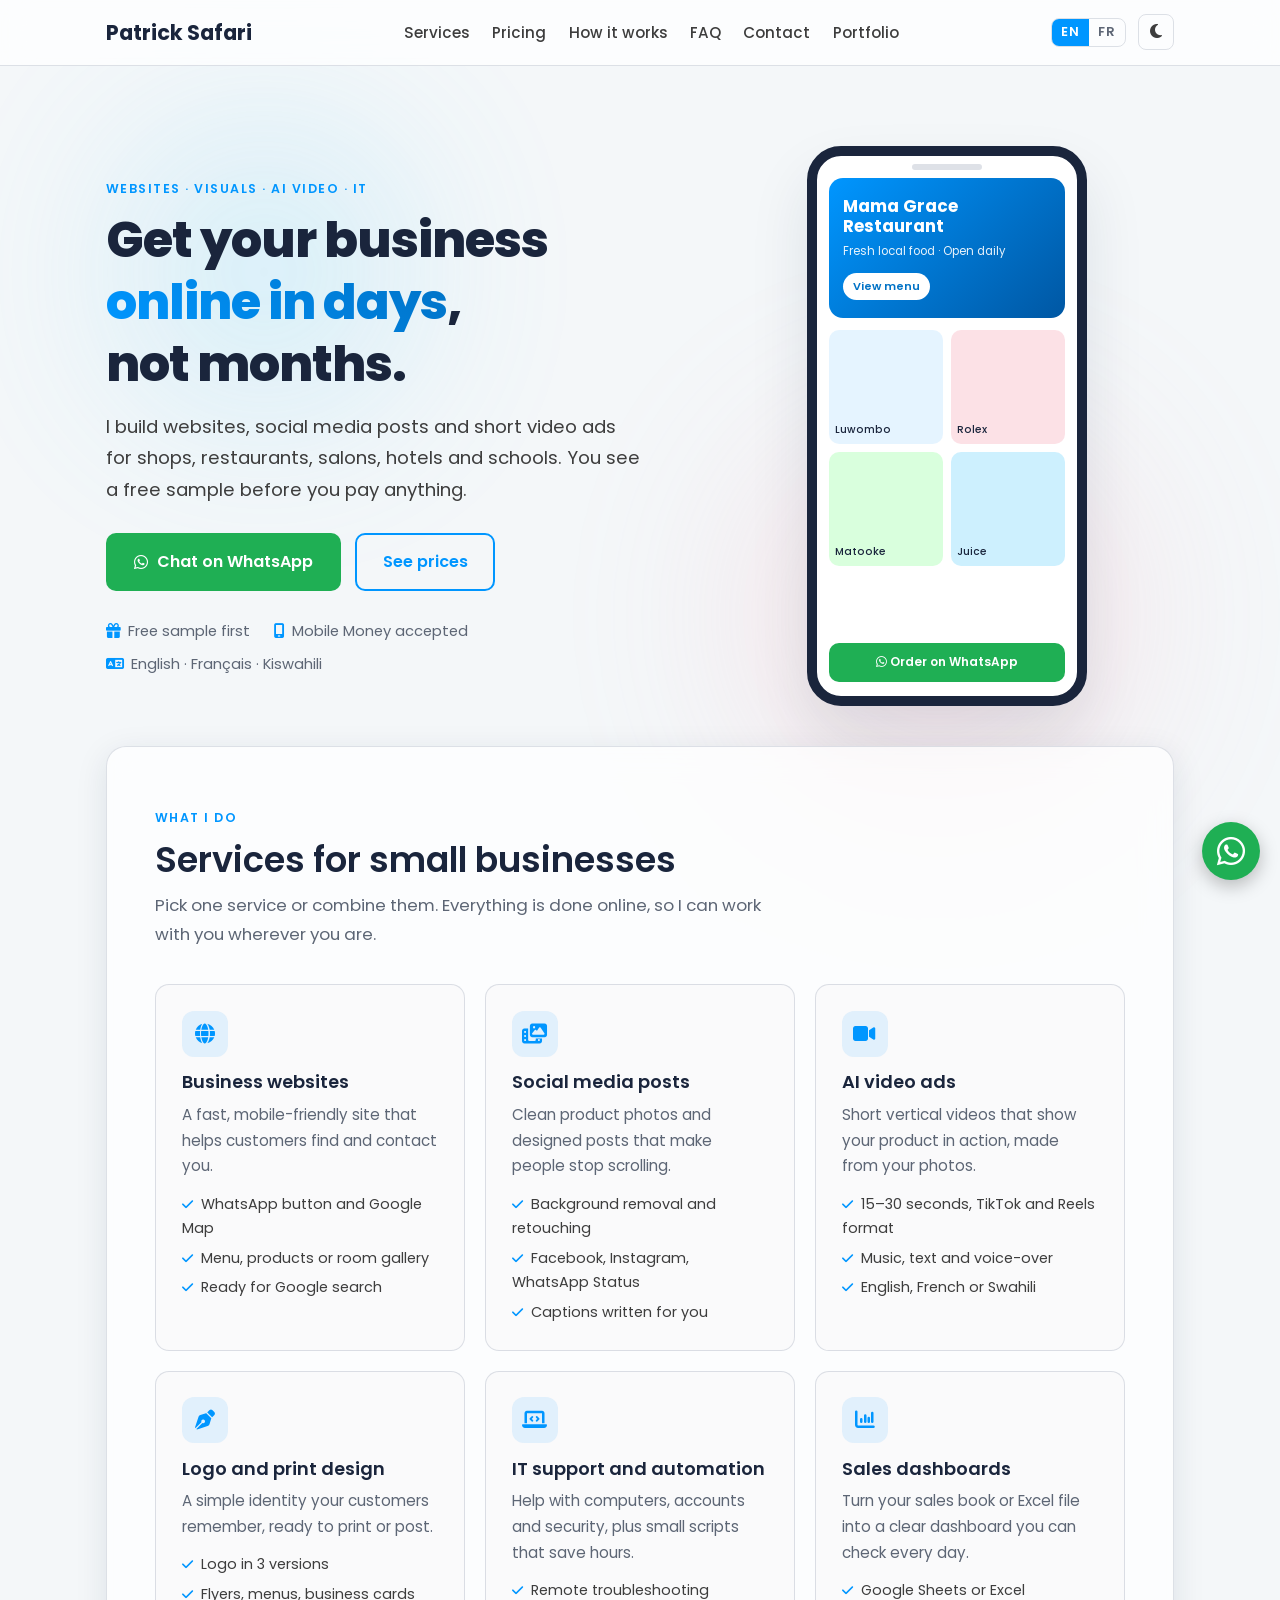
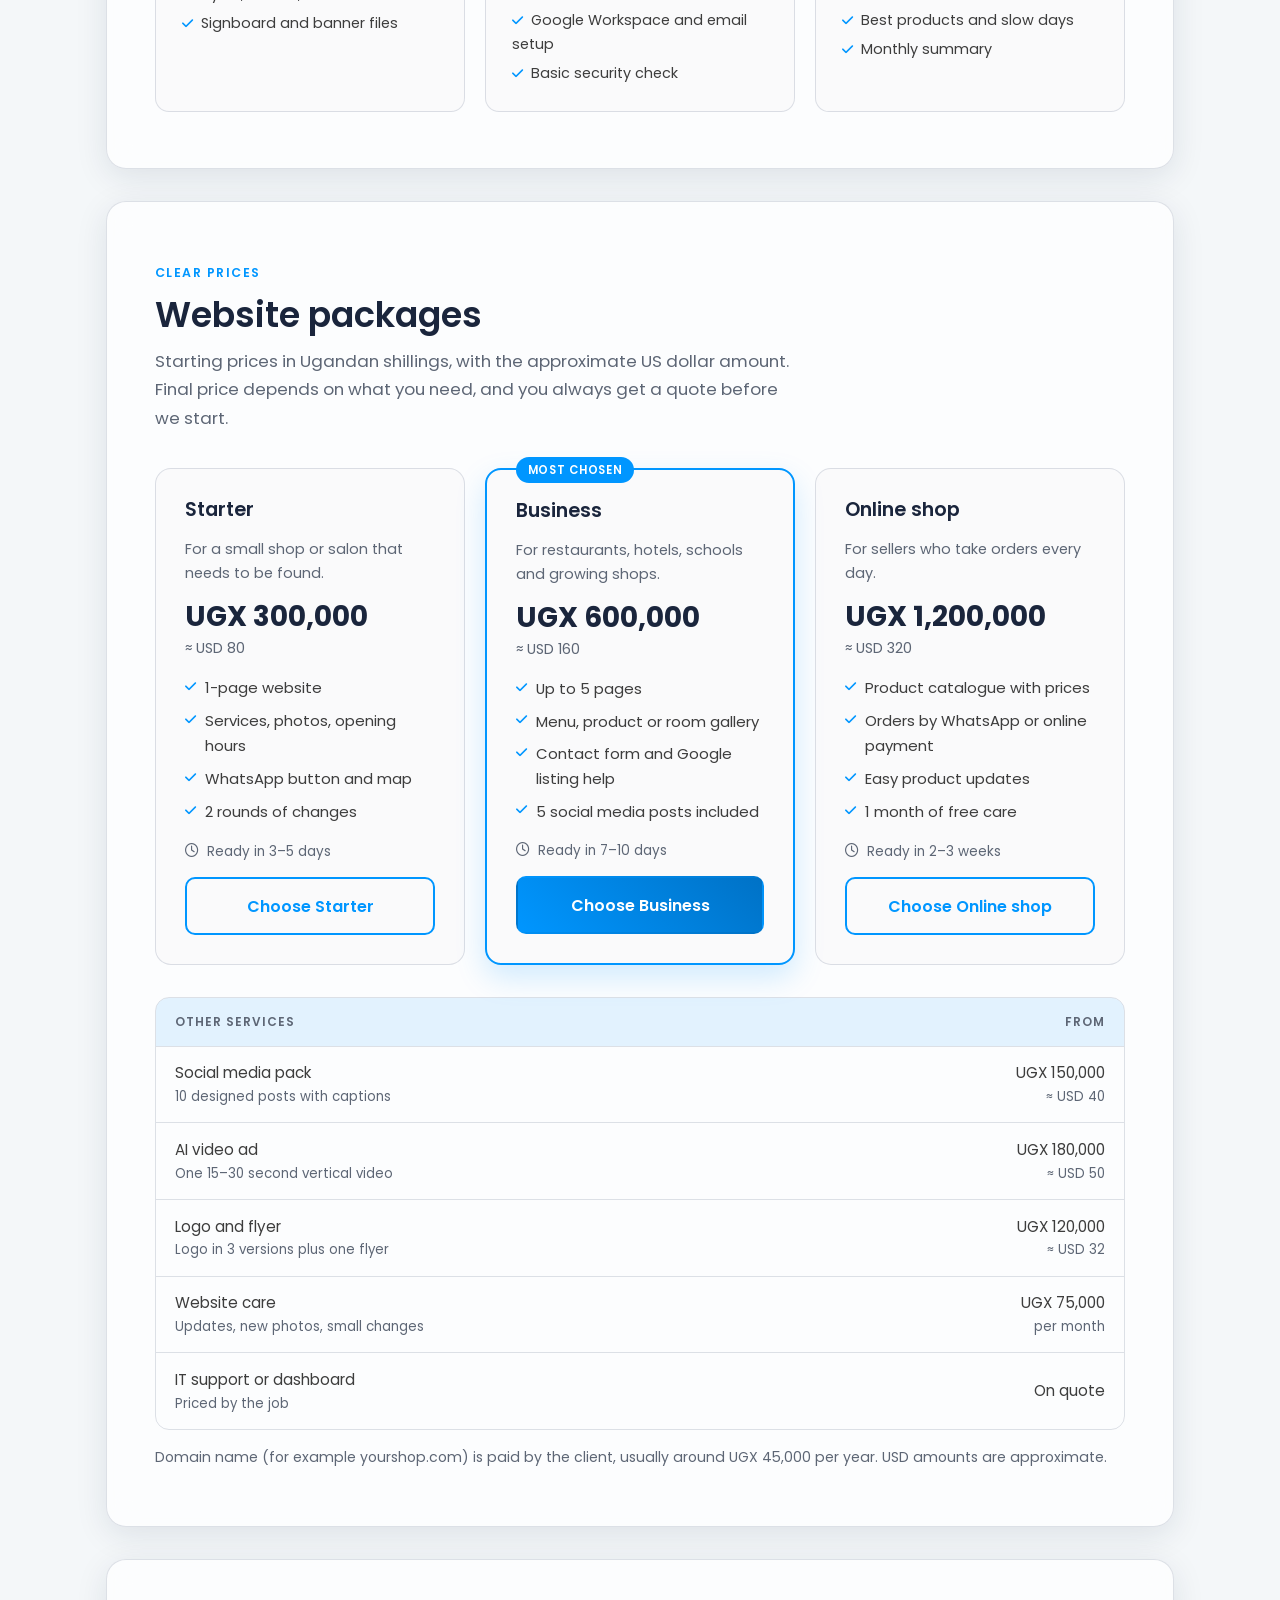
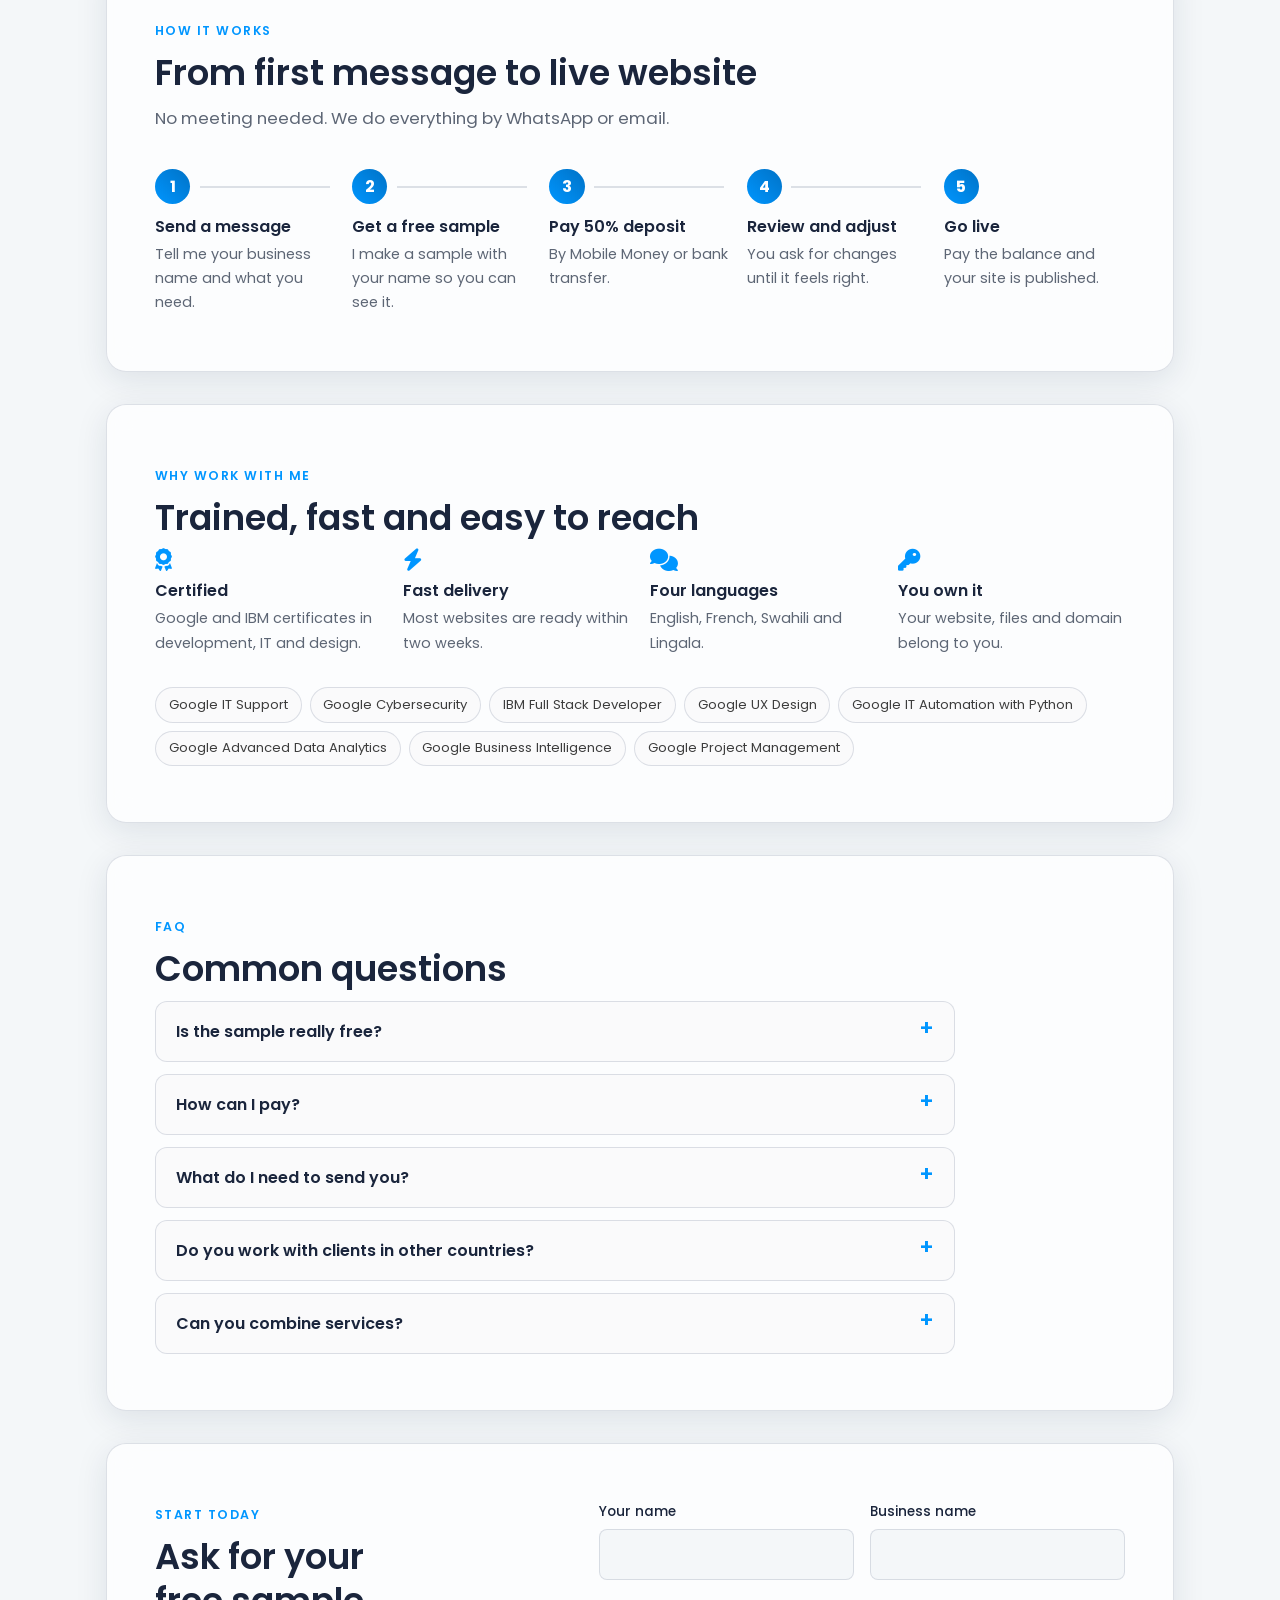
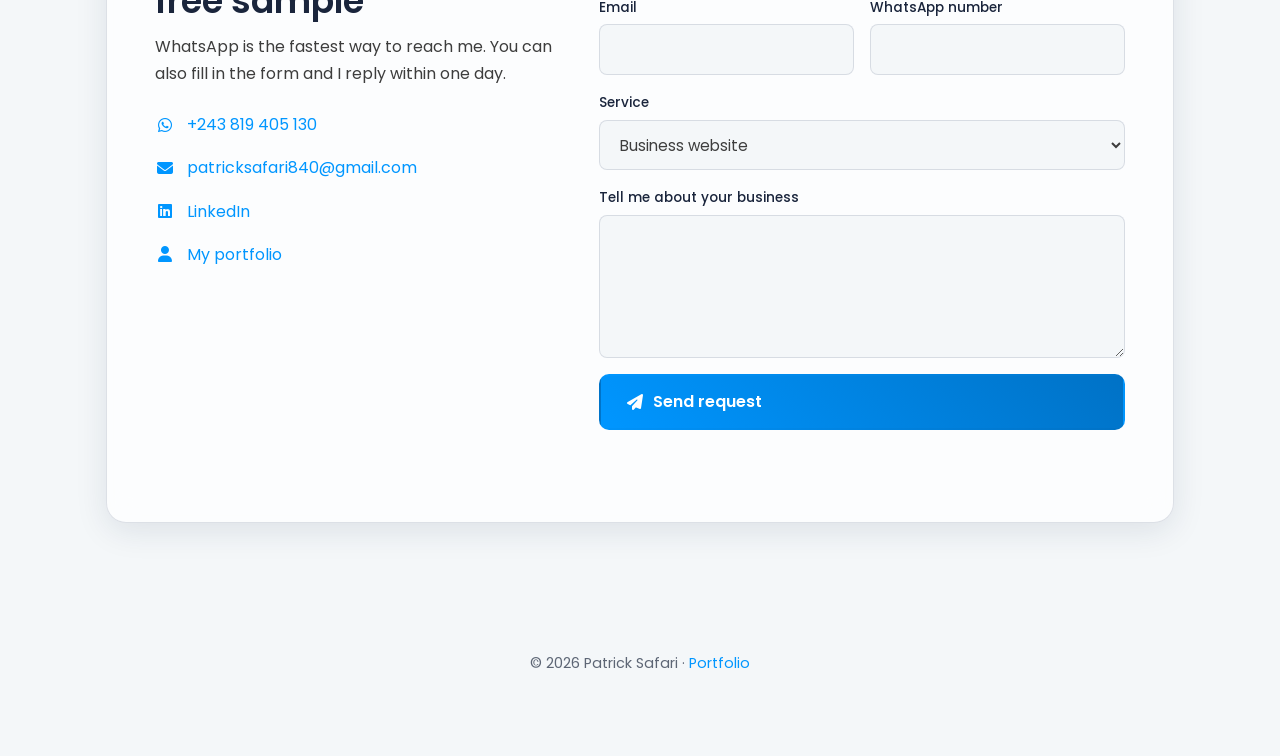
<file: services.html>
<!DOCTYPE html>
<html lang="en" data-lang="en">
<head>
    <meta charset="UTF-8">
    <meta name="viewport" content="width=device-width, initial-scale=1.0, viewport-fit=cover">
    <title>Patrick Safari Services</title>
    <meta name="claude:viewport-fit-sides" content="cover">
    <meta name="description" content="Websites, social media visuals, AI video ads and IT support for small businesses. Clear prices, free sample, payment by Mobile Money or international transfer.">
    <meta property="og:title" content="Patrick Safari | Websites, Visuals & IT Services">
    <meta property="og:description" content="Get your business online in days: websites, social media posts, AI video ads and IT support.">
    <meta property="og:type" content="website">

    <link rel="icon" href="your-icon-filename.png" type="image/png">
    <link rel="preconnect" href="https://fonts.googleapis.com">
    <link rel="preconnect" href="https://fonts.gstatic.com" crossorigin>
    <link href="https://fonts.googleapis.com/css2?family=Poppins:wght@300;400;500;600;700;800&display=swap" rel="stylesheet">
    <link rel="stylesheet" href="https://cdnjs.cloudflare.com/ajax/libs/font-awesome/6.4.2/css/all.min.css">

    <style>
        /* Layout: same glass-card system as the portfolio, one column of bands, pricing as the centrepiece */
        :root {
            --bg: #f4f7f9;
            --surface: rgba(255, 255, 255, 0.72);
            --surface-solid: #ffffff;
            --card: rgba(249, 250, 251, 0.85);
            --text: #3d3d3d;
            --heading: #1a253c;
            --muted: #5d6675;
            --accent: #0096FF;
            --accent-dark: #0072C6;
            --accent-soft: rgba(0, 150, 255, 0.10);
            --border: rgba(160, 170, 185, 0.35);
            --shadow: rgba(16, 37, 66, 0.10);
            --whatsapp: #1FAF54;
            --aurora-1: #5BCEFA;
            --aurora-2: #F5A9B8;
            --gradient: linear-gradient(45deg, var(--accent), var(--accent-dark));
            --font: 'Poppins', 'Segoe UI', system-ui, -apple-system, sans-serif;
        }
        body.dark-mode {
            --bg: #0d1117;
            --surface: rgba(30, 34, 42, 0.62);
            --surface-solid: #161b22;
            --card: rgba(40, 46, 56, 0.6);
            --text: #c9d1d9;
            --heading: #ffffff;
            --muted: #9aa4b2;
            --accent-soft: rgba(0, 150, 255, 0.16);
            --border: rgba(120, 130, 145, 0.3);
            --shadow: rgba(0, 0, 0, 0.35);
            --aurora-1: #1d4ed8;
            --aurora-2: #7c3aed;
            color-scheme: dark;
        }

        * { box-sizing: border-box; margin: 0; padding: 0; }
        html { scroll-behavior: smooth; }
        body {
            font-family: var(--font);
            background-color: var(--bg);
            color: var(--text);
            line-height: 1.7;
            font-size: 16px;
            overflow-x: hidden;
            transition: background-color 0.4s ease, color 0.4s ease;
        }
        body::before, body::after {
            content: ''; position: fixed; z-index: -1; filter: blur(100px); opacity: 0.45; pointer-events: none;
        }
        body::before { width: 400px; height: 400px; background: radial-gradient(circle, var(--aurora-1), transparent 60%); top: 8vh; left: 5vw; }
        body::after { width: 480px; height: 480px; background: radial-gradient(circle, var(--aurora-2), transparent 70%); bottom: 5vh; right: 8vw; }

        /* Show only the active language */
        html[data-lang="en"] [lang="fr"] { display: none !important; }
        html[data-lang="fr"] [lang="en"] { display: none !important; }

        .container {
            max-width: 1100px; margin: 0 auto;
            padding-left: max(16px, env(safe-area-inset-left, 0px));
            padding-right: max(16px, env(safe-area-inset-right, 0px));
        }
        h1, h2, h3 { color: var(--heading); font-weight: 600; line-height: 1.25; text-wrap: balance; }
        a { color: var(--accent); text-decoration: none; }
        a:focus-visible, button:focus-visible, input:focus-visible, select:focus-visible, textarea:focus-visible {
            outline: 3px solid var(--accent); outline-offset: 3px;
        }

        /* HEADER */
        .main-header {
            position: sticky; top: env(safe-area-inset-top, 0px); z-index: 100;
            background-color: var(--surface);
            backdrop-filter: blur(15px); -webkit-backdrop-filter: blur(15px);
            border-bottom: 1px solid var(--border);
        }
        .header-row { display: flex; align-items: center; justify-content: space-between; gap: 1rem; padding-block: 0.9rem; }
        .logo { font-size: 1.3rem; font-weight: 700; color: var(--heading); white-space: nowrap; }
        .nav-links { list-style: none; display: flex; gap: 1.4rem; }
        .nav-links a { color: var(--text); font-weight: 500; font-size: 0.95rem; }
        .nav-links a:hover { color: var(--accent); }
        .header-tools { display: flex; align-items: center; gap: 0.75rem; }
        .lang-switch { display: flex; border: 1px solid var(--border); border-radius: 8px; overflow: hidden; }
        .lang-switch button {
            font-family: var(--font); font-size: 0.8rem; font-weight: 600; letter-spacing: 0.04em;
            padding: 0.3rem 0.6rem; background: transparent; color: var(--muted); border: none; cursor: pointer;
        }
        .lang-switch button[aria-pressed="true"] { background: var(--accent); color: #fff; }
        .theme-btn {
            width: 36px; height: 36px; border-radius: 8px; border: 1px solid var(--border);
            background: transparent; color: var(--text); cursor: pointer; font-size: 1rem;
        }
        .hamburger { display: none; background: none; border: none; color: var(--text); font-size: 1.4rem; cursor: pointer; }

        /* SECTIONS */
        main { padding-block: 2rem 4rem; }
        .band {
            background-color: var(--surface);
            border: 1px solid var(--border);
            border-radius: 20px;
            box-shadow: 0 8px 32px var(--shadow);
            backdrop-filter: blur(15px); -webkit-backdrop-filter: blur(15px);
            padding: 3.5rem 3rem;
            margin-bottom: 2rem;
        }
        .eyebrow {
            display: inline-block; font-size: 0.78rem; font-weight: 600; letter-spacing: 0.12em; text-transform: uppercase;
            color: var(--accent); margin-bottom: 0.6rem;
        }
        .section-title { font-size: 2.2rem; margin-bottom: 0.6rem; }
        .section-lead { max-width: 640px; color: var(--muted); font-size: 1.05rem; margin-bottom: 2.25rem; }

        /* HERO */
        .hero { display: grid; grid-template-columns: 1.25fr 1fr; gap: 3rem; align-items: center; padding-block: 3rem 2.5rem; }
        .hero h1 { font-size: 3.1rem; font-weight: 800; letter-spacing: -0.02em; margin-bottom: 1rem; }
        .hero h1 .grad { background: var(--gradient); -webkit-background-clip: text; background-clip: text; -webkit-text-fill-color: transparent; }
        .hero p.lead { font-size: 1.15rem; max-width: 540px; margin-bottom: 1.75rem; }
        .btn-row { display: flex; flex-wrap: wrap; gap: 0.9rem; }
        .btn {
            display: inline-flex; align-items: center; gap: 0.6rem; padding: 0.85rem 1.6rem; border-radius: 10px;
            font-weight: 600; font-size: 1rem; border: 2px solid transparent; cursor: pointer; font-family: var(--font);
            transition: transform 0.2s, box-shadow 0.2s;
        }
        .btn:hover { transform: translateY(-2px); }
        .btn-whatsapp { background: var(--whatsapp); color: #fff; }
        .btn-whatsapp:hover { box-shadow: 0 8px 20px rgba(31, 175, 84, 0.35); color: #fff; }
        .btn-primary { background: var(--gradient); color: #fff; }
        .btn-primary:hover { box-shadow: 0 8px 20px rgba(0, 150, 255, 0.35); color: #fff; }
        .btn-outline { border-color: var(--accent); color: var(--accent); background: transparent; }
        .hero-facts { display: flex; flex-wrap: wrap; gap: 0.5rem 1.5rem; margin-top: 1.75rem; font-size: 0.92rem; color: var(--muted); }
        .hero-facts span { display: inline-flex; align-items: center; gap: 0.45rem; }
        .hero-facts i { color: var(--accent); }

        /* Hero visual: a phone showing a sample business site */
        .phone {
            justify-self: center; width: 100%; max-width: 280px; aspect-ratio: 9 / 18;
            border-radius: 34px; border: 10px solid var(--heading); background: var(--surface-solid);
            box-shadow: 0 30px 60px var(--shadow); overflow: hidden; display: flex; flex-direction: column;
        }
        .phone-bar { height: 22px; display: flex; justify-content: center; align-items: center; }
        .phone-bar::after { content: ''; width: 70px; height: 6px; border-radius: 6px; background: var(--border); }
        .demo-hero { margin: 0 12px; border-radius: 14px; padding: 18px 14px; color: #fff; background: linear-gradient(135deg, #0096FF, #0057a3); }
        .demo-hero b { display: block; font-size: 1.05rem; line-height: 1.2; }
        .demo-hero small { font-size: 0.72rem; opacity: 0.9; }
        .demo-chip { display: inline-block; margin-top: 10px; background: #fff; color: #0072C6; font-size: 0.7rem; font-weight: 600; padding: 4px 10px; border-radius: 20px; }
        .demo-grid { display: grid; grid-template-columns: 1fr 1fr; gap: 8px; padding: 12px; }
        .demo-tile { aspect-ratio: 1; border-radius: 10px; background: var(--accent-soft); display: flex; align-items: flex-end; padding: 6px; font-size: 0.65rem; color: var(--heading); font-weight: 500; }
        .demo-tile:nth-child(2) { background: rgba(245, 169, 184, 0.35); }
        .demo-tile:nth-child(3) { background: rgba(146, 254, 157, 0.35); }
        .demo-tile:nth-child(4) { background: rgba(91, 206, 250, 0.3); }
        .demo-wa { margin: auto 12px 14px; border-radius: 10px; background: var(--whatsapp); color: #fff; text-align: center; font-size: 0.75rem; font-weight: 600; padding: 9px; }

        /* SERVICES */
        .services-grid { display: grid; grid-template-columns: repeat(3, 1fr); gap: 1.25rem; }
        .service {
            background: var(--card); border: 1px solid var(--border); border-radius: 14px; padding: 1.6rem;
            display: flex; flex-direction: column; gap: 0.5rem; min-width: 0;
        }
        .service .icon {
            width: 46px; height: 46px; border-radius: 12px; background: var(--accent-soft); color: var(--accent);
            display: flex; align-items: center; justify-content: center; font-size: 1.25rem; margin-bottom: 0.4rem;
        }
        .service h3 { font-size: 1.12rem; }
        .service p { font-size: 0.95rem; color: var(--muted); }
        .service ul { list-style: none; font-size: 0.9rem; display: grid; gap: 0.3rem; margin-top: 0.3rem; }
        .service li::before { content: '\f00c'; font-family: 'Font Awesome 6 Free'; font-weight: 900; color: var(--accent); margin-right: 0.5rem; font-size: 0.8rem; }

        /* PRICING */
        .price-grid { display: grid; grid-template-columns: repeat(3, 1fr); gap: 1.25rem; align-items: stretch; }
        .plan {
            background: var(--card); border: 1px solid var(--border); border-radius: 16px; padding: 1.8rem;
            display: flex; flex-direction: column; gap: 0.9rem; position: relative; min-width: 0;
        }
        .plan.featured { border: 2px solid var(--accent); box-shadow: 0 12px 30px rgba(0, 150, 255, 0.18); }
        .badge {
            position: absolute; top: -13px; left: 1.8rem; background: var(--accent); color: #fff;
            font-size: 0.72rem; font-weight: 600; letter-spacing: 0.06em; text-transform: uppercase; padding: 0.2rem 0.75rem; border-radius: 20px;
        }
        .plan h3 { font-size: 1.2rem; }
        .plan .for { font-size: 0.9rem; color: var(--muted); }
        .price { font-variant-numeric: tabular-nums; }
        .price .ugx { display: block; font-size: 1.75rem; font-weight: 700; color: var(--heading); line-height: 1.2; }
        .price .ugx small { font-size: 0.85rem; font-weight: 500; color: var(--muted); }
        .price .usd { font-size: 0.9rem; color: var(--muted); }
        .plan ul { list-style: none; display: grid; gap: 0.45rem; font-size: 0.93rem; flex: 1; }
        .plan li { display: flex; gap: 0.6rem; }
        .plan li i { color: var(--accent); margin-top: 0.35rem; font-size: 0.8rem; }
        .plan .time { font-size: 0.85rem; color: var(--muted); display: flex; gap: 0.5rem; align-items: center; }
        .plan .btn { justify-content: center; }

        .extras { margin-top: 2rem; border: 1px solid var(--border); border-radius: 14px; overflow: hidden; }
        .extras table { width: 100%; border-collapse: collapse; font-size: 0.95rem; font-variant-numeric: tabular-nums; }
        .extras th, .extras td { text-align: left; padding: 0.85rem 1.2rem; border-bottom: 1px solid var(--border); }
        .extras th { font-size: 0.75rem; text-transform: uppercase; letter-spacing: 0.08em; color: var(--muted); font-weight: 600; background: var(--accent-soft); }
        .extras tr:last-child td { border-bottom: none; }
        .extras td:last-child, .extras th:last-child { text-align: right; white-space: nowrap; }
        .extras td small { display: block; color: var(--muted); font-size: 0.83rem; }
        .table-wrap { overflow-x: auto; }
        .note { margin-top: 1rem; font-size: 0.88rem; color: var(--muted); }

        /* PROCESS */
        .steps { list-style: none; display: grid; grid-template-columns: repeat(5, 1fr); gap: 1rem; counter-reset: step; }
        .steps li { counter-increment: step; position: relative; padding-top: 3rem; min-width: 0; }
        .steps li::before {
            content: counter(step); position: absolute; top: 0; left: 0; width: 2.2rem; height: 2.2rem; border-radius: 50%;
            background: var(--gradient); color: #fff; font-weight: 700; display: flex; align-items: center; justify-content: center;
        }
        .steps li:not(:last-child)::after { content: ''; position: absolute; top: 1.1rem; left: 2.8rem; right: 0.4rem; height: 2px; background: var(--border); }
        .steps h3 { font-size: 1rem; margin-bottom: 0.3rem; }
        .steps p { font-size: 0.9rem; color: var(--muted); }

        /* WHY */
        .why-grid { display: grid; grid-template-columns: repeat(4, 1fr); gap: 1.25rem; }
        .why { min-width: 0; }
        .why i { font-size: 1.4rem; color: var(--accent); margin-bottom: 0.6rem; display: block; }
        .why h3 { font-size: 1rem; margin-bottom: 0.3rem; }
        .why p { font-size: 0.9rem; color: var(--muted); }
        .certs { display: flex; flex-wrap: wrap; gap: 0.5rem; margin-top: 2rem; }
        .certs span { font-size: 0.82rem; padding: 0.35rem 0.8rem; border-radius: 20px; border: 1px solid var(--border); background: var(--card); }

        /* FAQ */
        .faq { display: grid; gap: 0.75rem; max-width: 800px; }
        .faq details { background: var(--card); border: 1px solid var(--border); border-radius: 12px; padding: 1rem 1.25rem; }
        .faq summary { cursor: pointer; font-weight: 600; color: var(--heading); list-style: none; display: flex; justify-content: space-between; gap: 1rem; }
        .faq summary::-webkit-details-marker { display: none; }
        .faq summary::after { content: '+'; font-size: 1.3rem; line-height: 1; color: var(--accent); }
        .faq details[open] summary::after { content: '−'; }
        .faq details p { margin-top: 0.6rem; color: var(--muted); font-size: 0.95rem; }

        /* CONTACT */
        .contact-grid { display: grid; grid-template-columns: 1fr 1.3fr; gap: 2.5rem; }
        .contact-list { list-style: none; display: grid; gap: 1rem; margin-top: 1.5rem; }
        .contact-list li { display: flex; gap: 0.8rem; align-items: center; }
        .contact-list i { color: var(--accent); width: 1.2rem; text-align: center; }
        .contact-list span, .contact-list a { overflow-wrap: anywhere; }
        form { display: grid; gap: 1rem; min-width: 0; }
        .form-row { display: grid; grid-template-columns: 1fr 1fr; gap: 1rem; }
        label { font-size: 0.85rem; font-weight: 500; display: grid; gap: 0.35rem; color: var(--heading); }
        input, select, textarea {
            width: 100%; padding: 0.8rem 1rem; border-radius: 8px; border: 1px solid var(--border);
            background-color: var(--bg); color: var(--text); font-family: var(--font); font-size: 0.95rem;
        }
        textarea { resize: vertical; }
        #form-status { font-size: 0.92rem; min-height: 1.4em; }

        footer { text-align: center; padding-block: 2rem 5rem; font-size: 0.9rem; color: var(--muted); }

        .whatsapp-float {
            position: fixed; right: calc(20px + env(safe-area-inset-right, 0px)); bottom: calc(20px + env(safe-area-inset-bottom, 0px));
            width: 58px; height: 58px; border-radius: 50%; background-color: var(--whatsapp); color: #fff;
            display: flex; align-items: center; justify-content: center; font-size: 2rem;
            box-shadow: 0 6px 18px rgba(0, 0, 0, 0.25); z-index: 200;
        }

        /* RESPONSIVE */
        @media (max-width: 960px) {
            .hamburger { display: block; }
            .nav-links {
                display: none; position: absolute; top: 100%; left: 0; right: 0; flex-direction: column; gap: 0;
                background: var(--surface-solid); border-bottom: 1px solid var(--border);
            }
            .nav-links.open { display: flex; }
            .nav-links a { display: block; padding: 0.9rem max(16px, env(safe-area-inset-left, 0px)); }
            .hero { grid-template-columns: 1fr; }
            .hero h1 { font-size: 2.5rem; }
            .phone { max-width: 240px; }
            .services-grid, .price-grid { grid-template-columns: 1fr 1fr; }
            .why-grid { grid-template-columns: 1fr 1fr; }
            .steps { grid-template-columns: 1fr; gap: 1.25rem; }
            .steps li { padding-top: 0; padding-left: 3.2rem; }
            .steps li:not(:last-child)::after { display: none; }
            .contact-grid { grid-template-columns: 1fr; }
        }
        @media (max-width: 640px) {
            .band { padding: 2rem 1.25rem; border-radius: 16px; }
            .hero h1 { font-size: 2.05rem; }
            .section-title { font-size: 1.7rem; }
            .services-grid, .price-grid, .why-grid, .form-row { grid-template-columns: 1fr; }
            .price-grid { gap: 1.75rem; }
            .logo { font-size: 1.1rem; }
            .extras th, .extras td { padding: 0.75rem 0.9rem; }
        }
        @media (prefers-reduced-motion: reduce) {
            html { scroll-behavior: auto; }
            .btn, body { transition: none; }
        }
    </style>
</head>
<body>

<header class="main-header">
    <div class="container header-row">
        <a href="index.html" class="logo">Patrick Safari</a>
        <nav aria-label="Main">
            <ul class="nav-links" id="nav-links">
                <li><a href="#services"><span lang="en">Services</span><span lang="fr">Services</span></a></li>
                <li><a href="#pricing"><span lang="en">Pricing</span><span lang="fr">Tarifs</span></a></li>
                <li><a href="#process"><span lang="en">How it works</span><span lang="fr">Comment ça marche</span></a></li>
                <li><a href="#faq">FAQ</a></li>
                <li><a href="#contact">Contact</a></li>
                <li><a href="index.html"><span lang="en">Portfolio</span><span lang="fr">Portfolio</span></a></li>
            </ul>
        </nav>
        <div class="header-tools">
            <div class="lang-switch" role="group" aria-label="Language">
                <button type="button" id="lang-en" data-set-lang="en" aria-pressed="true">EN</button>
                <button type="button" id="lang-fr" data-set-lang="fr" aria-pressed="false">FR</button>
            </div>
            <button type="button" class="theme-btn" id="theme-btn" aria-label="Switch light or dark mode"><i class="fas fa-moon"></i></button>
            <button type="button" class="hamburger" id="hamburger" aria-label="Menu" aria-expanded="false"><i class="fas fa-bars"></i></button>
        </div>
    </div>
</header>

<main class="container">

    <!-- HERO -->
    <section class="hero" id="top">
        <div>
            <span class="eyebrow"><span lang="en">Websites · Visuals · AI video · IT</span><span lang="fr">Sites web · Visuels · Vidéo IA · IT</span></span>
            <h1>
                <span lang="en">Get your business <span class="grad">online in days</span>, not months.</span>
                <span lang="fr">Votre entreprise <span class="grad">en ligne en quelques jours</span>.</span>
            </h1>
            <p class="lead">
                <span lang="en">I build websites, social media posts and short video ads for shops, restaurants, salons, hotels and schools. You see a free sample before you pay anything.</span>
                <span lang="fr">Je crée des sites web, des publications pour les réseaux sociaux et de courtes vidéos publicitaires pour boutiques, restaurants, salons, hôtels et écoles. Vous voyez un exemple gratuit avant de payer.</span>
            </p>
            <div class="btn-row">
                <a class="btn btn-whatsapp" href="https://wa.me/243819405130" target="_blank" rel="noopener"><i class="fab fa-whatsapp"></i><span lang="en">Chat on WhatsApp</span><span lang="fr">Écrire sur WhatsApp</span></a>
                <a class="btn btn-outline" href="#pricing"><span lang="en">See prices</span><span lang="fr">Voir les prix</span></a>
            </div>
            <div class="hero-facts">
                <span><i class="fas fa-gift"></i><span lang="en">Free sample first</span><span lang="fr">Exemple gratuit</span></span>
                <span><i class="fas fa-mobile-screen"></i><span lang="en">Mobile Money accepted</span><span lang="fr">Mobile Money accepté</span></span>
                <span><i class="fas fa-language"></i>English · Français · Kiswahili</span>
            </div>
        </div>
        <div class="phone" aria-hidden="true">
            <div class="phone-bar"></div>
            <div class="demo-hero">
                <b>Mama Grace Restaurant</b>
                <small><span lang="en">Fresh local food · Open daily</span><span lang="fr">Cuisine locale · Ouvert tous les jours</span></small>
                <span class="demo-chip"><span lang="en">View menu</span><span lang="fr">Voir le menu</span></span>
            </div>
            <div class="demo-grid">
                <div class="demo-tile">Luwombo</div>
                <div class="demo-tile">Rolex</div>
                <div class="demo-tile">Matooke</div>
                <div class="demo-tile">Juice</div>
            </div>
            <div class="demo-wa"><i class="fab fa-whatsapp"></i> <span lang="en">Order on WhatsApp</span><span lang="fr">Commander</span></div>
        </div>
    </section>

    <!-- SERVICES -->
    <section class="band" id="services">
        <span class="eyebrow"><span lang="en">What I do</span><span lang="fr">Ce que je fais</span></span>
        <h2 class="section-title"><span lang="en">Services for small businesses</span><span lang="fr">Services pour petites entreprises</span></h2>
        <p class="section-lead"><span lang="en">Pick one service or combine them. Everything is done online, so I can work with you wherever you are.</span><span lang="fr">Choisissez un service ou combinez-les. Tout se fait en ligne, je peux donc travailler avec vous où que vous soyez.</span></p>

        <div class="services-grid">
            <article class="service">
                <div class="icon"><i class="fas fa-globe"></i></div>
                <h3><span lang="en">Business websites</span><span lang="fr">Sites web pour entreprises</span></h3>
                <p><span lang="en">A fast, mobile-friendly site that helps customers find and contact you.</span><span lang="fr">Un site rapide et adapté au mobile pour que vos clients vous trouvent et vous contactent.</span></p>
                <ul>
                    <li><span lang="en">WhatsApp button and Google Map</span><span lang="fr">Bouton WhatsApp et carte Google</span></li>
                    <li><span lang="en">Menu, products or room gallery</span><span lang="fr">Menu, produits ou galerie de chambres</span></li>
                    <li><span lang="en">Ready for Google search</span><span lang="fr">Prêt pour la recherche Google</span></li>
                </ul>
            </article>
            <article class="service">
                <div class="icon"><i class="fas fa-photo-film"></i></div>
                <h3><span lang="en">Social media posts</span><span lang="fr">Publications réseaux sociaux</span></h3>
                <p><span lang="en">Clean product photos and designed posts that make people stop scrolling.</span><span lang="fr">Photos produits propres et publications soignées qui attirent l'attention.</span></p>
                <ul>
                    <li><span lang="en">Background removal and retouching</span><span lang="fr">Détourage et retouche</span></li>
                    <li><span lang="en">Facebook, Instagram, WhatsApp Status</span><span lang="fr">Facebook, Instagram, Statut WhatsApp</span></li>
                    <li><span lang="en">Captions written for you</span><span lang="fr">Textes rédigés pour vous</span></li>
                </ul>
            </article>
            <article class="service">
                <div class="icon"><i class="fas fa-video"></i></div>
                <h3><span lang="en">AI video ads</span><span lang="fr">Vidéos publicitaires IA</span></h3>
                <p><span lang="en">Short vertical videos that show your product in action, made from your photos.</span><span lang="fr">Courtes vidéos verticales qui montrent votre produit, créées à partir de vos photos.</span></p>
                <ul>
                    <li><span lang="en">15–30 seconds, TikTok and Reels format</span><span lang="fr">15–30 secondes, format TikTok et Reels</span></li>
                    <li><span lang="en">Music, text and voice-over</span><span lang="fr">Musique, texte et voix off</span></li>
                    <li><span lang="en">English, French or Swahili</span><span lang="fr">Anglais, français ou swahili</span></li>
                </ul>
            </article>
            <article class="service">
                <div class="icon"><i class="fas fa-pen-nib"></i></div>
                <h3><span lang="en">Logo and print design</span><span lang="fr">Logo et impression</span></h3>
                <p><span lang="en">A simple identity your customers remember, ready to print or post.</span><span lang="fr">Une identité simple que vos clients retiennent, prête à imprimer ou publier.</span></p>
                <ul>
                    <li><span lang="en">Logo in 3 versions</span><span lang="fr">Logo en 3 versions</span></li>
                    <li><span lang="en">Flyers, menus, business cards</span><span lang="fr">Flyers, menus, cartes de visite</span></li>
                    <li><span lang="en">Signboard and banner files</span><span lang="fr">Fichiers enseigne et bannière</span></li>
                </ul>
            </article>
            <article class="service">
                <div class="icon"><i class="fas fa-laptop-code"></i></div>
                <h3><span lang="en">IT support and automation</span><span lang="fr">Support IT et automatisation</span></h3>
                <p><span lang="en">Help with computers, accounts and security, plus small scripts that save hours.</span><span lang="fr">Aide pour ordinateurs, comptes et sécurité, et petits scripts qui font gagner des heures.</span></p>
                <ul>
                    <li><span lang="en">Remote troubleshooting</span><span lang="fr">Dépannage à distance</span></li>
                    <li><span lang="en">Google Workspace and email setup</span><span lang="fr">Configuration Google Workspace et e-mail</span></li>
                    <li><span lang="en">Basic security check</span><span lang="fr">Vérification de sécurité de base</span></li>
                </ul>
            </article>
            <article class="service">
                <div class="icon"><i class="fas fa-chart-column"></i></div>
                <h3><span lang="en">Sales dashboards</span><span lang="fr">Tableaux de ventes</span></h3>
                <p><span lang="en">Turn your sales book or Excel file into a clear dashboard you can check every day.</span><span lang="fr">Transformez votre cahier de ventes ou fichier Excel en tableau clair à consulter chaque jour.</span></p>
                <ul>
                    <li><span lang="en">Google Sheets or Excel</span><span lang="fr">Google Sheets ou Excel</span></li>
                    <li><span lang="en">Best products and slow days</span><span lang="fr">Meilleurs produits et jours calmes</span></li>
                    <li><span lang="en">Monthly summary</span><span lang="fr">Résumé mensuel</span></li>
                </ul>
            </article>
        </div>
    </section>

    <!-- PRICING -->
    <section class="band" id="pricing">
        <span class="eyebrow"><span lang="en">Clear prices</span><span lang="fr">Prix clairs</span></span>
        <h2 class="section-title"><span lang="en">Website packages</span><span lang="fr">Offres site web</span></h2>
        <p class="section-lead"><span lang="en">Starting prices in Ugandan shillings, with the approximate US dollar amount. Final price depends on what you need, and you always get a quote before we start.</span><span lang="fr">Prix de départ en shillings ougandais, avec le montant approximatif en dollars US. Le prix final dépend de vos besoins, et vous recevez toujours un devis avant de commencer.</span></p>

        <div class="price-grid">
            <article class="plan">
                <h3>Starter</h3>
                <p class="for"><span lang="en">For a small shop or salon that needs to be found.</span><span lang="fr">Pour une petite boutique ou un salon qui veut être trouvé.</span></p>
                <div class="price"><span class="ugx">UGX 300,000</span><span class="usd">≈ USD 80</span></div>
                <ul>
                    <li><i class="fas fa-check"></i><span><span lang="en">1-page website</span><span lang="fr">Site d'une page</span></span></li>
                    <li><i class="fas fa-check"></i><span><span lang="en">Services, photos, opening hours</span><span lang="fr">Services, photos, horaires</span></span></li>
                    <li><i class="fas fa-check"></i><span><span lang="en">WhatsApp button and map</span><span lang="fr">Bouton WhatsApp et carte</span></span></li>
                    <li><i class="fas fa-check"></i><span><span lang="en">2 rounds of changes</span><span lang="fr">2 séries de modifications</span></span></li>
                </ul>
                <p class="time"><i class="far fa-clock"></i><span lang="en">Ready in 3–5 days</span><span lang="fr">Prêt en 3–5 jours</span></p>
                <a class="btn btn-outline" href="#contact" data-plan="Starter website"><span lang="en">Choose Starter</span><span lang="fr">Choisir Starter</span></a>
            </article>

            <article class="plan featured">
                <span class="badge"><span lang="en">Most chosen</span><span lang="fr">Le plus choisi</span></span>
                <h3>Business</h3>
                <p class="for"><span lang="en">For restaurants, hotels, schools and growing shops.</span><span lang="fr">Pour restaurants, hôtels, écoles et boutiques en croissance.</span></p>
                <div class="price"><span class="ugx">UGX 600,000</span><span class="usd">≈ USD 160</span></div>
                <ul>
                    <li><i class="fas fa-check"></i><span><span lang="en">Up to 5 pages</span><span lang="fr">Jusqu'à 5 pages</span></span></li>
                    <li><i class="fas fa-check"></i><span><span lang="en">Menu, product or room gallery</span><span lang="fr">Galerie menu, produits ou chambres</span></span></li>
                    <li><i class="fas fa-check"></i><span><span lang="en">Contact form and Google listing help</span><span lang="fr">Formulaire et aide fiche Google</span></span></li>
                    <li><i class="fas fa-check"></i><span><span lang="en">5 social media posts included</span><span lang="fr">5 publications offertes</span></span></li>
                </ul>
                <p class="time"><i class="far fa-clock"></i><span lang="en">Ready in 7–10 days</span><span lang="fr">Prêt en 7–10 jours</span></p>
                <a class="btn btn-primary" href="#contact" data-plan="Business website"><span lang="en">Choose Business</span><span lang="fr">Choisir Business</span></a>
            </article>

            <article class="plan">
                <h3><span lang="en">Online shop</span><span lang="fr">Boutique en ligne</span></h3>
                <p class="for"><span lang="en">For sellers who take orders every day.</span><span lang="fr">Pour les vendeurs qui reçoivent des commandes chaque jour.</span></p>
                <div class="price"><span class="ugx">UGX 1,200,000</span><span class="usd">≈ USD 320</span></div>
                <ul>
                    <li><i class="fas fa-check"></i><span><span lang="en">Product catalogue with prices</span><span lang="fr">Catalogue avec prix</span></span></li>
                    <li><i class="fas fa-check"></i><span><span lang="en">Orders by WhatsApp or online payment</span><span lang="fr">Commandes WhatsApp ou paiement en ligne</span></span></li>
                    <li><i class="fas fa-check"></i><span><span lang="en">Easy product updates</span><span lang="fr">Mise à jour facile des produits</span></span></li>
                    <li><i class="fas fa-check"></i><span><span lang="en">1 month of free care</span><span lang="fr">1 mois de maintenance offert</span></span></li>
                </ul>
                <p class="time"><i class="far fa-clock"></i><span lang="en">Ready in 2–3 weeks</span><span lang="fr">Prêt en 2–3 semaines</span></p>
                <a class="btn btn-outline" href="#contact" data-plan="Online shop"><span lang="en">Choose Online shop</span><span lang="fr">Choisir Boutique</span></a>
            </article>
        </div>

        <div class="extras">
            <div class="table-wrap">
                <table>
                    <thead>
                        <tr><th><span lang="en">Other services</span><span lang="fr">Autres services</span></th><th><span lang="en">From</span><span lang="fr">À partir de</span></th></tr>
                    </thead>
                    <tbody>
                        <tr><td><span lang="en">Social media pack</span><span lang="fr">Pack réseaux sociaux</span><small><span lang="en">10 designed posts with captions</span><span lang="fr">10 publications avec textes</span></small></td><td>UGX 150,000 <small>≈ USD 40</small></td></tr>
                        <tr><td><span lang="en">AI video ad</span><span lang="fr">Vidéo publicitaire IA</span><small><span lang="en">One 15–30 second vertical video</span><span lang="fr">Une vidéo verticale de 15–30 secondes</span></small></td><td>UGX 180,000 <small>≈ USD 50</small></td></tr>
                        <tr><td><span lang="en">Logo and flyer</span><span lang="fr">Logo et flyer</span><small><span lang="en">Logo in 3 versions plus one flyer</span><span lang="fr">Logo en 3 versions et un flyer</span></small></td><td>UGX 120,000 <small>≈ USD 32</small></td></tr>
                        <tr><td><span lang="en">Website care</span><span lang="fr">Maintenance du site</span><small><span lang="en">Updates, new photos, small changes</span><span lang="fr">Mises à jour, photos, petites modifications</span></small></td><td>UGX 75,000 <small><span lang="en">per month</span><span lang="fr">par mois</span></small></td></tr>
                        <tr><td><span lang="en">IT support or dashboard</span><span lang="fr">Support IT ou tableau de bord</span><small><span lang="en">Priced by the job</span><span lang="fr">Prix selon le travail</span></small></td><td><span lang="en">On quote</span><span lang="fr">Sur devis</span></td></tr>
                    </tbody>
                </table>
            </div>
        </div>
        <p class="note"><span lang="en">Domain name (for example yourshop.com) is paid by the client, usually around UGX 45,000 per year. USD amounts are approximate.</span><span lang="fr">Le nom de domaine (par ex. votreboutique.com) est payé par le client, environ 45 000 UGX par an. Les montants en USD sont approximatifs.</span></p>
    </section>

    <!-- PROCESS -->
    <section class="band" id="process">
        <span class="eyebrow"><span lang="en">How it works</span><span lang="fr">Comment ça marche</span></span>
        <h2 class="section-title"><span lang="en">From first message to live website</span><span lang="fr">Du premier message au site en ligne</span></h2>
        <p class="section-lead"><span lang="en">No meeting needed. We do everything by WhatsApp or email.</span><span lang="fr">Pas besoin de rendez-vous. Tout se fait par WhatsApp ou e-mail.</span></p>
        <ol class="steps">
            <li><h3><span lang="en">Send a message</span><span lang="fr">Envoyez un message</span></h3><p><span lang="en">Tell me your business name and what you need.</span><span lang="fr">Donnez-moi le nom de votre entreprise et vos besoins.</span></p></li>
            <li><h3><span lang="en">Get a free sample</span><span lang="fr">Recevez un exemple</span></h3><p><span lang="en">I make a sample with your name so you can see it.</span><span lang="fr">Je crée un exemple à votre nom pour que vous le voyiez.</span></p></li>
            <li><h3><span lang="en">Pay 50% deposit</span><span lang="fr">Payez 50 % d'acompte</span></h3><p><span lang="en">By Mobile Money or bank transfer.</span><span lang="fr">Par Mobile Money ou virement.</span></p></li>
            <li><h3><span lang="en">Review and adjust</span><span lang="fr">Relisez et ajustez</span></h3><p><span lang="en">You ask for changes until it feels right.</span><span lang="fr">Vous demandez des modifications jusqu'à satisfaction.</span></p></li>
            <li><h3><span lang="en">Go live</span><span lang="fr">Mise en ligne</span></h3><p><span lang="en">Pay the balance and your site is published.</span><span lang="fr">Payez le solde et votre site est publié.</span></p></li>
        </ol>
    </section>

    <!-- WHY -->
    <section class="band" id="why">
        <span class="eyebrow"><span lang="en">Why work with me</span><span lang="fr">Pourquoi moi</span></span>
        <h2 class="section-title"><span lang="en">Trained, fast and easy to reach</span><span lang="fr">Formé, rapide et joignable</span></h2>
        <div class="why-grid">
            <div class="why"><i class="fas fa-award"></i><h3><span lang="en">Certified</span><span lang="fr">Certifié</span></h3><p><span lang="en">Google and IBM certificates in development, IT and design.</span><span lang="fr">Certificats Google et IBM en développement, IT et design.</span></p></div>
            <div class="why"><i class="fas fa-bolt"></i><h3><span lang="en">Fast delivery</span><span lang="fr">Livraison rapide</span></h3><p><span lang="en">Most websites are ready within two weeks.</span><span lang="fr">La plupart des sites sont prêts en deux semaines.</span></p></div>
            <div class="why"><i class="fas fa-comments"></i><h3><span lang="en">Four languages</span><span lang="fr">Quatre langues</span></h3><p><span lang="en">English, French, Swahili and Lingala.</span><span lang="fr">Anglais, français, swahili et lingala.</span></p></div>
            <div class="why"><i class="fas fa-key"></i><h3><span lang="en">You own it</span><span lang="fr">Il est à vous</span></h3><p><span lang="en">Your website, files and domain belong to you.</span><span lang="fr">Votre site, vos fichiers et votre domaine vous appartiennent.</span></p></div>
        </div>
        <div class="certs">
            <span>Google IT Support</span><span>Google Cybersecurity</span><span>IBM Full Stack Developer</span><span>Google UX Design</span><span>Google IT Automation with Python</span><span>Google Advanced Data Analytics</span><span>Google Business Intelligence</span><span>Google Project Management</span>
        </div>
    </section>

    <!-- FAQ -->
    <section class="band" id="faq">
        <span class="eyebrow">FAQ</span>
        <h2 class="section-title"><span lang="en">Common questions</span><span lang="fr">Questions fréquentes</span></h2>
        <div class="faq">
            <details>
                <summary><span lang="en">Is the sample really free?</span><span lang="fr">L'exemple est-il vraiment gratuit ?</span></summary>
                <p><span lang="en">Yes. You see a sample with your business name first. If you do not like it, you pay nothing.</span><span lang="fr">Oui. Vous voyez d'abord un exemple à votre nom. S'il ne vous plaît pas, vous ne payez rien.</span></p>
            </details>
            <details>
                <summary><span lang="en">How can I pay?</span><span lang="fr">Comment puis-je payer ?</span></summary>
                <p><span lang="en">Mobile Money (MTN, Airtel), bank transfer, or an international transfer service for clients outside East Africa. We agree on the method before you pay.</span><span lang="fr">Mobile Money (MTN, Airtel), virement bancaire, ou service de transfert international pour les clients hors d'Afrique de l'Est. Nous choisissons le moyen ensemble avant le paiement.</span></p>
            </details>
            <details>
                <summary><span lang="en">What do I need to send you?</span><span lang="fr">Que dois-je vous envoyer ?</span></summary>
                <p><span lang="en">Your business name, phone number, location, a few photos and your logo if you have one. Phone photos are fine, I clean them up.</span><span lang="fr">Le nom de votre entreprise, téléphone, adresse, quelques photos et votre logo si vous en avez un. Des photos de téléphone suffisent, je les retouche.</span></p>
            </details>
            <details>
                <summary><span lang="en">Do you work with clients in other countries?</span><span lang="fr">Travaillez-vous avec des clients d'autres pays ?</span></summary>
                <p><span lang="en">Yes. Everything is done online, so I work with businesses in Uganda, DR Congo, the rest of East Africa and abroad.</span><span lang="fr">Oui. Tout se fait en ligne, je travaille avec des entreprises en Ouganda, en RD Congo, en Afrique de l'Est et à l'étranger.</span></p>
            </details>
            <details>
                <summary><span lang="en">Can you combine services?</span><span lang="fr">Pouvez-vous combiner les services ?</span></summary>
                <p><span lang="en">Yes. A website plus a social media pack is the most popular combination, and bundles get a better price.</span><span lang="fr">Oui. Site web et pack réseaux sociaux est la combinaison la plus demandée, avec un meilleur prix pour les offres groupées.</span></p>
            </details>
        </div>
    </section>

    <!-- CONTACT -->
    <section class="band" id="contact">
        <div class="contact-grid">
            <div>
                <span class="eyebrow"><span lang="en">Start today</span><span lang="fr">Commencez aujourd'hui</span></span>
                <h2 class="section-title"><span lang="en">Ask for your free sample</span><span lang="fr">Demandez votre exemple gratuit</span></h2>
                <p><span lang="en">WhatsApp is the fastest way to reach me. You can also fill in the form and I reply within one day.</span><span lang="fr">WhatsApp est le moyen le plus rapide. Vous pouvez aussi remplir le formulaire, je réponds sous 24 heures.</span></p>
                <ul class="contact-list">
                    <li><i class="fab fa-whatsapp"></i><a href="https://wa.me/243819405130" target="_blank" rel="noopener">+243 819 405 130</a></li>
                    <li><i class="fas fa-envelope"></i><a href="mailto:patricksafari840@gmail.com">patricksafari840@gmail.com</a></li>
                    <li><i class="fab fa-linkedin"></i><a href="https://www.linkedin.com/in/patrick-safari-166077255/" target="_blank" rel="noopener">LinkedIn</a></li>
                    <li><i class="fas fa-user"></i><a href="index.html"><span lang="en">My portfolio</span><span lang="fr">Mon portfolio</span></a></li>
                </ul>
            </div>
            <form id="contactForm" action="https://api.web3forms.com/submit" method="POST">
                <input type="hidden" name="access_key" value="37343818-9e62-4fa8-b533-ae3dc4ff25c4">
                <input type="hidden" name="subject" value="New service request from services page">
                <div class="form-row">
                    <label for="f-name"><span lang="en">Your name</span><span lang="fr">Votre nom</span>
                        <input id="f-name" type="text" name="name" required autocomplete="name">
                    </label>
                    <label for="f-business"><span lang="en">Business name</span><span lang="fr">Nom de l'entreprise</span>
                        <input id="f-business" type="text" name="business">
                    </label>
                </div>
                <div class="form-row">
                    <label for="f-email">Email
                        <input id="f-email" type="email" name="email" required autocomplete="email">
                    </label>
                    <label for="f-phone"><span lang="en">WhatsApp number</span><span lang="fr">Numéro WhatsApp</span>
                        <input id="f-phone" type="tel" name="phone" autocomplete="tel">
                    </label>
                </div>
                <label for="f-service"><span lang="en">Service</span><span lang="fr">Service</span>
                    <select id="f-service" name="service">
                        <option>Starter website</option>
                        <option selected>Business website</option>
                        <option>Online shop</option>
                        <option>Social media pack</option>
                        <option>AI video ad</option>
                        <option>Logo and flyer</option>
                        <option>IT support or dashboard</option>
                        <option>Not sure yet</option>
                    </select>
                </label>
                <label for="f-message"><span lang="en">Tell me about your business</span><span lang="fr">Parlez-moi de votre entreprise</span>
                    <textarea id="f-message" name="message" rows="5" required></textarea>
                </label>
                <button type="submit" class="btn btn-primary"><i class="fas fa-paper-plane"></i><span lang="en">Send request</span><span lang="fr">Envoyer la demande</span></button>
                <p id="form-status" role="status"></p>
            </form>
        </div>
    </section>
</main>

<footer>
    <div class="container">&copy; <span id="year">2026</span> Patrick Safari · <a href="index.html">Portfolio</a></div>
</footer>

<a href="https://wa.me/243819405130" class="whatsapp-float" target="_blank" rel="noopener" aria-label="WhatsApp"><i class="fab fa-whatsapp"></i></a>

<script>
(function () {
    var root = document.documentElement;
    var store = {
        get: function (k) { try { return localStorage.getItem(k); } catch (e) { return null; } },
        set: function (k, v) { try { localStorage.setItem(k, v); } catch (e) {} }
    };

    document.getElementById('year').textContent = new Date().getFullYear();

    // Language
    var messages = {
        en: { sending: 'Sending…', sent: 'Thank you! Your request was sent. I will reply within one day.', error: 'The message could not be sent. Please write to me on WhatsApp instead.' },
        fr: { sending: 'Envoi en cours…', sent: 'Merci ! Votre demande a été envoyée. Je réponds sous 24 heures.', error: "Le message n'a pas pu être envoyé. Écrivez-moi plutôt sur WhatsApp." }
    };
    function setLang(lang) {
        root.setAttribute('data-lang', lang);
        root.setAttribute('lang', lang);
        document.querySelectorAll('[data-set-lang]').forEach(function (b) {
            b.setAttribute('aria-pressed', b.getAttribute('data-set-lang') === lang ? 'true' : 'false');
        });
        store.set('lang', lang);
    }
    var savedLang = store.get('lang');
    var browserFr = (navigator.language || '').toLowerCase().indexOf('fr') === 0;
    setLang(savedLang || (browserFr ? 'fr' : 'en'));
    document.querySelectorAll('[data-set-lang]').forEach(function (b) {
        b.addEventListener('click', function () { setLang(b.getAttribute('data-set-lang')); });
    });

    // Theme (same behaviour as the portfolio)
    var themeBtn = document.getElementById('theme-btn');
    function applyTheme(theme) {
        document.body.classList.toggle('dark-mode', theme === 'dark');
        themeBtn.innerHTML = theme === 'dark' ? '<i class="fas fa-sun"></i>' : '<i class="fas fa-moon"></i>';
    }
    var attrTheme = root.getAttribute('data-theme');
    var prefersDark = window.matchMedia && window.matchMedia('(prefers-color-scheme: dark)').matches;
    var currentTheme = store.get('theme') || attrTheme || (prefersDark ? 'dark' : 'light');
    applyTheme(currentTheme);
    themeBtn.addEventListener('click', function () {
        currentTheme = currentTheme === 'dark' ? 'light' : 'dark';
        store.set('theme', currentTheme);
        applyTheme(currentTheme);
    });

    // Mobile menu
    var hamburger = document.getElementById('hamburger');
    var navLinks = document.getElementById('nav-links');
    hamburger.addEventListener('click', function () {
        var open = navLinks.classList.toggle('open');
        hamburger.setAttribute('aria-expanded', open ? 'true' : 'false');
    });
    navLinks.querySelectorAll('a').forEach(function (a) {
        a.addEventListener('click', function () { navLinks.classList.remove('open'); hamburger.setAttribute('aria-expanded', 'false'); });
    });

    // Plan buttons pre-select the service in the form
    var serviceSelect = document.getElementById('f-service');
    document.querySelectorAll('[data-plan]').forEach(function (btn) {
        btn.addEventListener('click', function () { serviceSelect.value = btn.getAttribute('data-plan'); });
    });

    // Contact form (Web3Forms)
    var form = document.getElementById('contactForm');
    var status = document.getElementById('form-status');
    form.addEventListener('submit', function (e) {
        e.preventDefault();
        var t = messages[root.getAttribute('data-lang')] || messages.en;
        status.textContent = t.sending; status.style.color = 'var(--muted)';
        fetch(form.action, { method: 'POST', body: new FormData(form), headers: { 'Accept': 'application/json' } })
            .then(function (r) {
                if (r.ok) { status.textContent = t.sent; status.style.color = 'var(--whatsapp)'; form.reset(); }
                else { status.textContent = t.error; status.style.color = '#d64545'; }
            })
            .catch(function () { status.textContent = t.error; status.style.color = '#d64545'; });
    });
})();
</script>
</body>
</html>
</file>
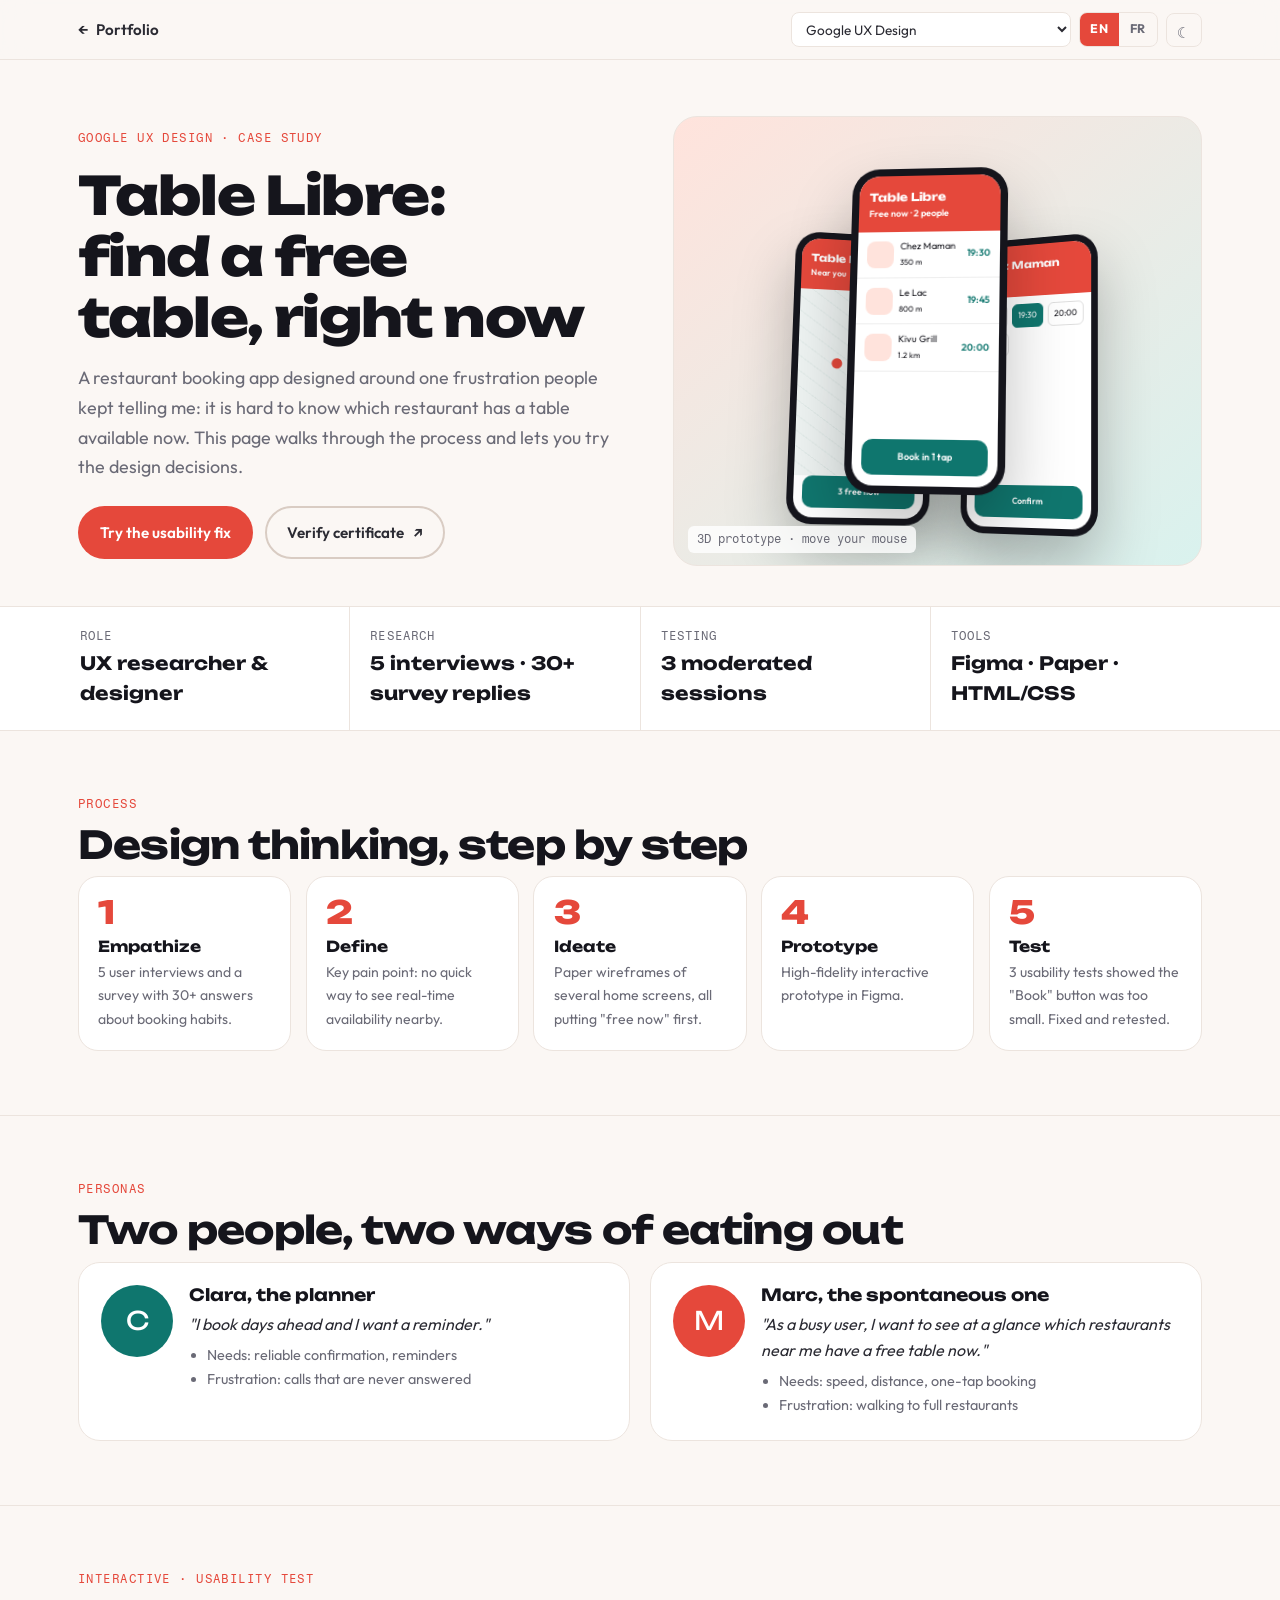
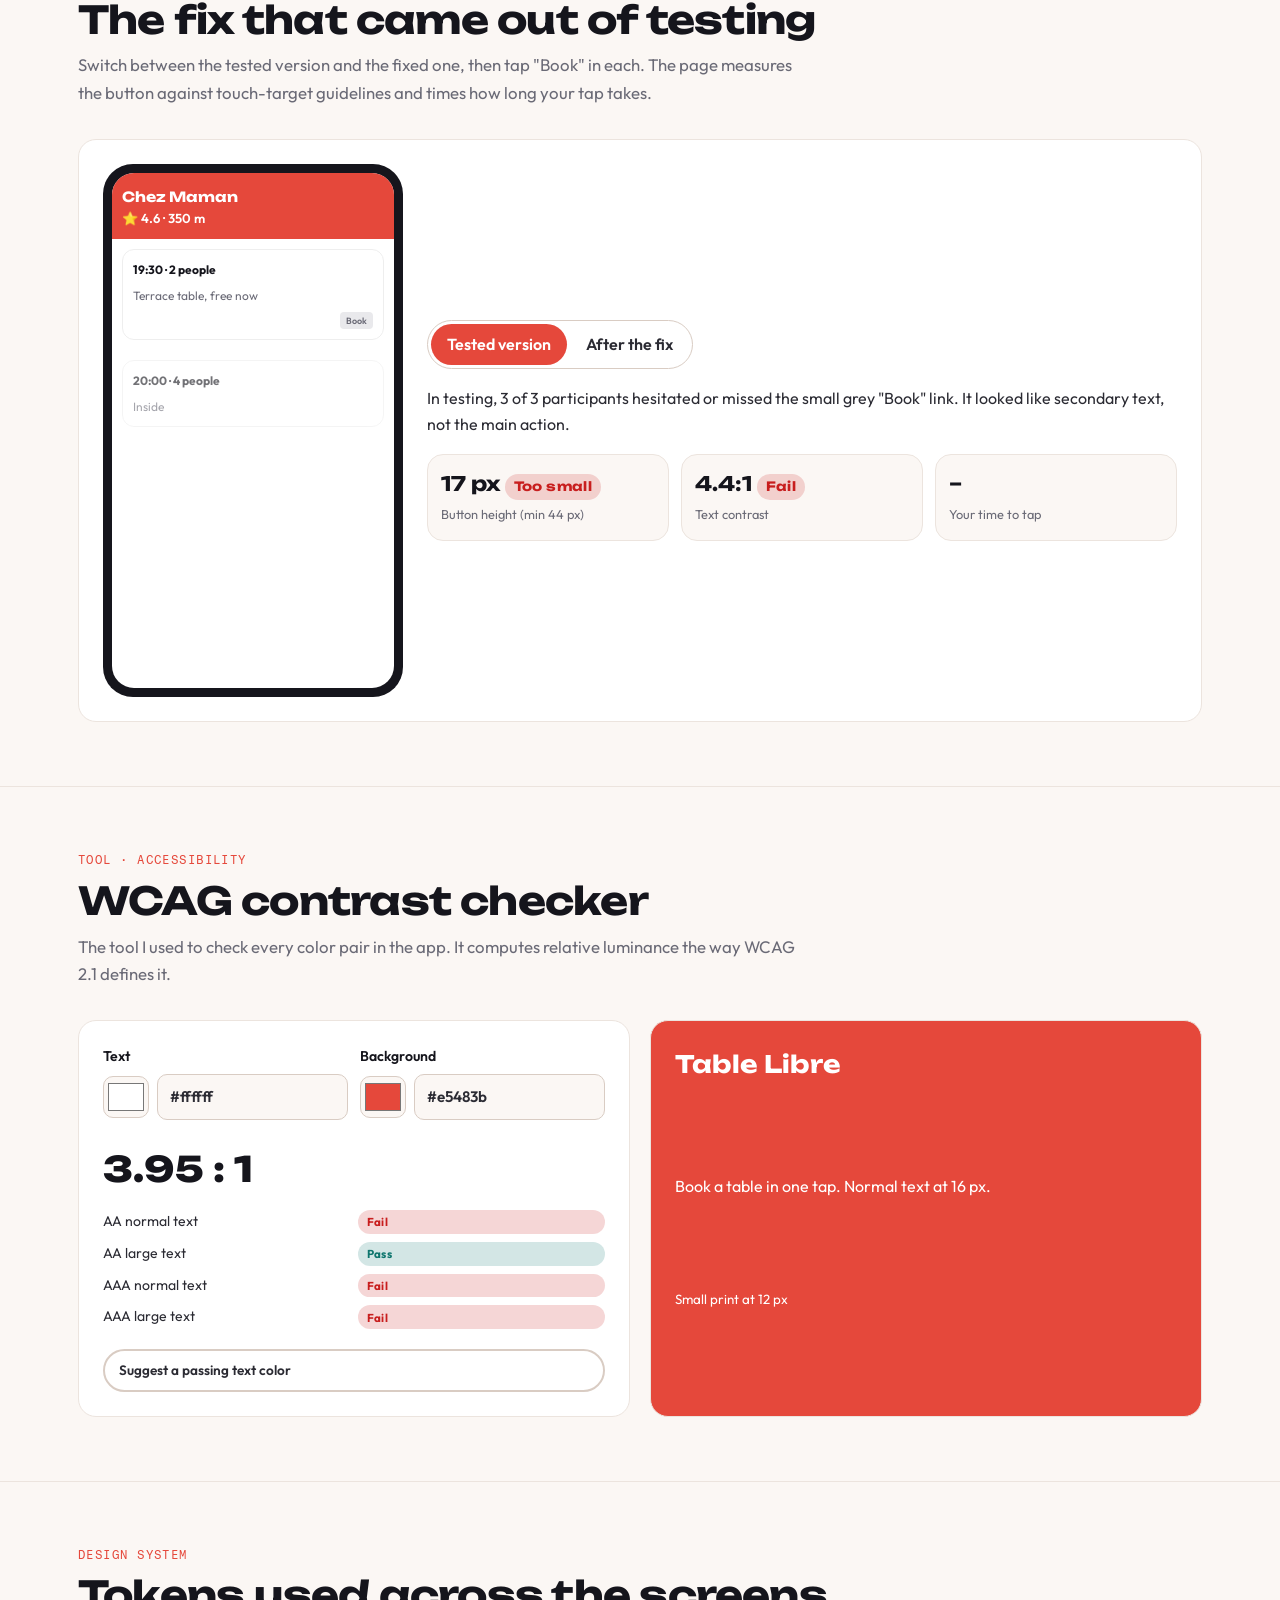
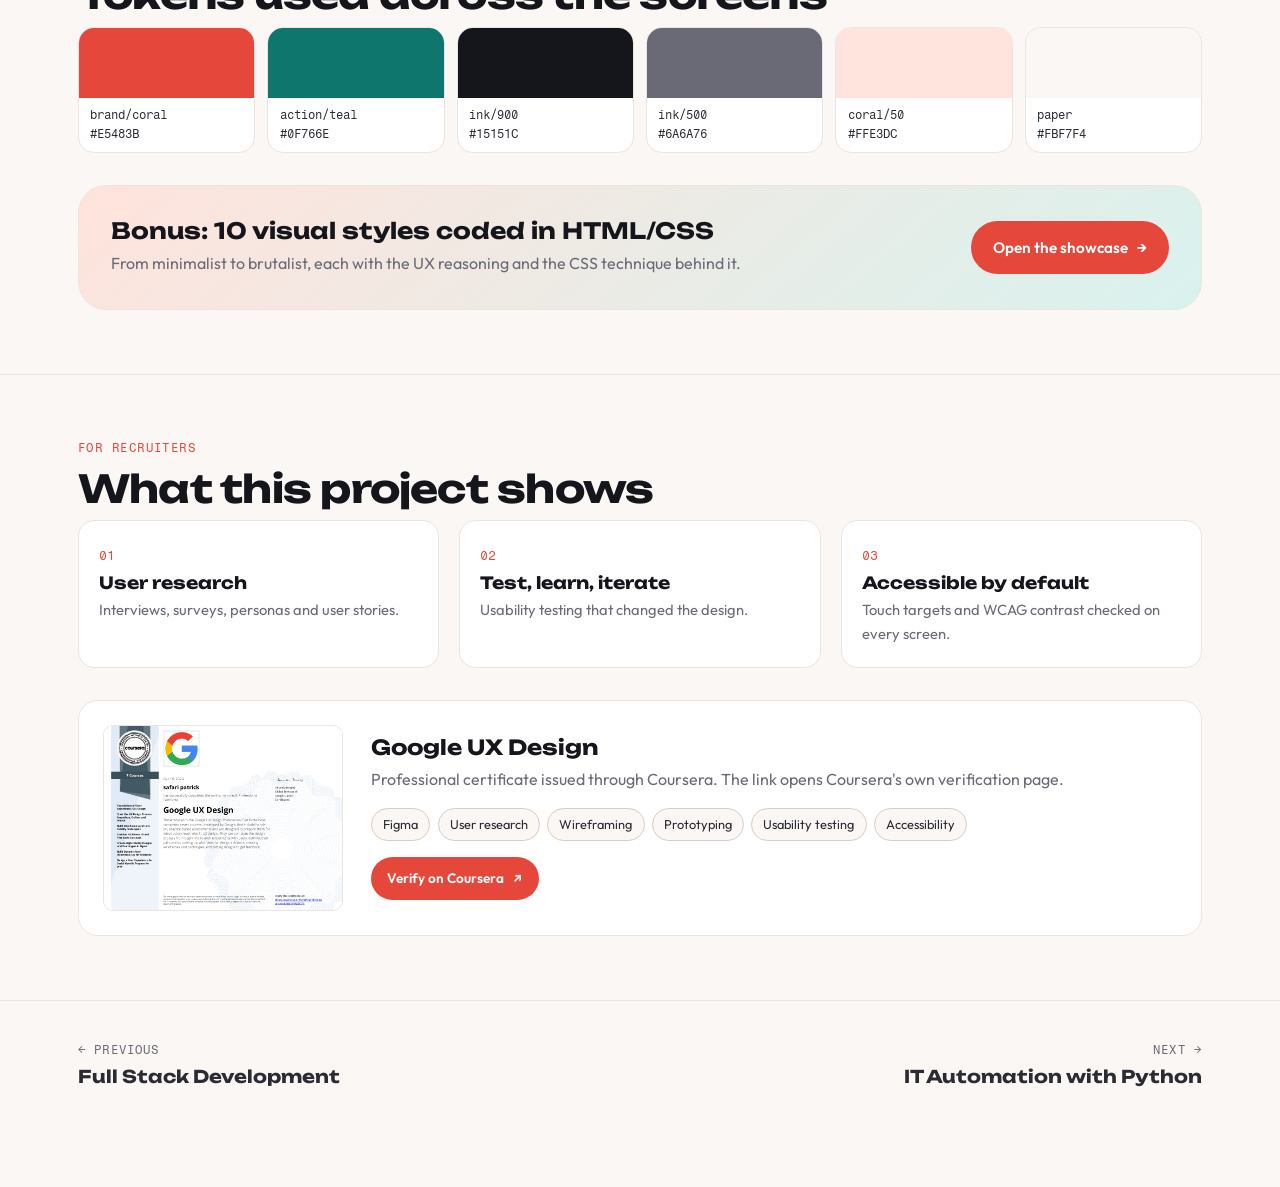
<file: projects/ux-design.html>
<!DOCTYPE html>
<html lang="fr" data-lang="fr">
<head>
<meta charset="UTF-8">
<meta name="viewport" content="width=device-width, initial-scale=1.0, viewport-fit=cover">
<title>Table Libre Case Study</title>
<meta name="claude:viewport-fit-sides" content="cover">
<meta name="description" content="Patrick Safari — Google UX Design case study: Table Libre, a restaurant booking app for finding a free table right now. Research, personas, wireframes, usability testing and an accessibility checker.">
<link rel="icon" href="../your-icon-filename.png" type="image/png">
<link rel="preconnect" href="https://fonts.googleapis.com"><link rel="preconnect" href="https://fonts.gstatic.com" crossorigin>
<link href="https://fonts.googleapis.com/css2?family=Unbounded:wght@500;700;800&family=Outfit:wght@400;500;600&family=Fragment+Mono&display=swap" rel="stylesheet">
<link rel="stylesheet" href="shared.css">
<style>
    /* Layout: playful product case study — coral + deep teal, floating phone screens as the hero */
    :root {
        --bg: #fbf7f4; --surface: #ffffff; --fg: #2b2b33; --heading: #15151c; --muted: #6a6a76;
        --line: #ece4de; --line-strong: #d9ccc3; --accent: #e5483b; --on-accent: #ffffff; --accent-2: #0f766e;
        --stage: linear-gradient(140deg, #ffe3dc, #d9f2ee); --code-bg: #15151c; --code-fg: #f3efe9;
        --ok: #0f766e; --warn: #b7791f; --bad: #c81e1e;
        --font-display: 'Unbounded', 'Segoe UI', system-ui, sans-serif;
        --font-body: 'Outfit', 'Segoe UI', system-ui, sans-serif;
        --font-mono: 'Fragment Mono', ui-monospace, Menlo, monospace;
    }
    html[data-mode="dark"] {
        --bg: #131218; --surface: #1c1b23; --fg: #dcd9e3; --heading: #fbf9ff; --muted: #9b98a8;
        --line: #2a2833; --line-strong: #3b3846; --accent: #ff6f61; --on-accent: #1f0806; --accent-2: #2dd4bf;
        --stage: linear-gradient(140deg, #3a1d1a, #0f2b28); --code-bg: #0c0b10; --code-fg: #dcd9e3;
        --ok: #2dd4bf; --warn: #f6c453; --bad: #ff8a80; color-scheme: dark;
    }
    .ps-hero h1 { font-weight: 800; letter-spacing: -0.03em; font-size: clamp(2rem, 4.6vw, 3.3rem); }
    .ps-section h2 { font-weight: 700; letter-spacing: -0.02em; }
    .btn { border-radius: 999px; }

    /* Hero phones (CSS 3D) */
    .phones { position: absolute; inset: 0; perspective: 1100px; display: grid; place-items: center; }
    .phones .rig { position: relative; width: 62%; aspect-ratio: 1; transform-style: preserve-3d; transition: transform 0.25s ease-out; }
    .phone { position: absolute; width: 46%; aspect-ratio: 9 / 18.5; border-radius: 26px; background: #15151c; padding: 7px; box-shadow: 0 30px 60px rgba(0,0,0,.25); }
    .phone .scr { width: 100%; height: 100%; border-radius: 20px; overflow: hidden; background: #fff; color: #15151c; font-family: var(--font-body); font-size: 9px; display: flex; flex-direction: column; }
    .phone.p1 { left: 0; top: 10%; transform: translateZ(-60px) rotateY(18deg); }
    .phone.p2 { left: 27%; top: 0; transform: translateZ(70px); z-index: 2; }
    .phone.p3 { right: 0; top: 12%; transform: translateZ(-60px) rotateY(-18deg); }
    .scr .top { background: #e5483b; color: #fff; padding: 12px 10px 10px; font-weight: 600; }
    .scr .top b { display: block; font-family: var(--font-display); font-size: 11px; }
    .scr .item { display: grid; grid-template-columns: 26px 1fr auto; gap: 6px; align-items: center; padding: 7px 9px; border-bottom: 1px solid #eee; }
    .scr .item i { width: 26px; height: 26px; border-radius: 8px; background: #ffe3dc; }
    .scr .item em { font-style: normal; color: #0f766e; font-weight: 600; }
    .scr .cta { margin: auto 9px 10px; background: #0f766e; color: #fff; text-align: center; padding: 9px; border-radius: 10px; font-weight: 600; }
    .scr .map { flex: 1; background: radial-gradient(circle at 30% 40%, #e5483b 0 5px, transparent 6px), radial-gradient(circle at 65% 60%, #0f766e 0 5px, transparent 6px), radial-gradient(circle at 50% 25%, #0f766e 0 5px, transparent 6px), repeating-linear-gradient(35deg, #eef3f2 0 12px, #e2ebe9 12px 13px); }
    .scr .slots { display: flex; gap: 5px; padding: 8px; flex-wrap: wrap; }
    .scr .slots span { border: 1px solid #ddd; border-radius: 6px; padding: 4px 6px; }
    .scr .slots span.on { background: #0f766e; color: #fff; border-color: #0f766e; }

    /* Process */
    .process { display: grid; grid-template-columns: repeat(5, 1fr); gap: 0.9rem; counter-reset: st; }
    .step { position: relative; padding: 1.2rem; border-radius: 20px; background: var(--surface); border: 1px solid var(--line); min-width: 0; }
    .step::before { counter-increment: st; content: counter(st); font-family: var(--font-display); font-size: 2rem; font-weight: 800; color: var(--accent); line-height: 1; display: block; margin-bottom: 0.6rem; }
    .step h3 { font-size: 0.95rem; margin-bottom: 0.35rem; }
    .step p { font-size: 0.88rem; color: var(--muted); }

    .personas { display: grid; grid-template-columns: 1fr 1fr; gap: 1.25rem; }
    .persona { display: grid; grid-template-columns: 72px 1fr; gap: 1rem; padding: 1.4rem; border-radius: 22px; background: var(--surface); border: 1px solid var(--line); }
    .avatar { width: 72px; height: 72px; border-radius: 50%; display: grid; place-items: center; font-family: var(--font-display); font-size: 1.6rem; color: #fff; }
    .persona h3 { font-size: 1.05rem; }
    .persona .quote { font-style: italic; margin: 0.4rem 0; }
    .persona ul { padding-left: 1.1rem; color: var(--muted); font-size: 0.9rem; }

    /* Usability fix demo */
    .fix { display: grid; grid-template-columns: 300px 1fr; gap: 1.5rem; align-items: center; }
    .mini { width: 100%; max-width: 300px; aspect-ratio: 9 / 16; border-radius: 30px; background: #15151c; padding: 9px; margin: 0 auto; }
    .mini .scr { font-size: 12px; position: relative; height: 100%; border-radius: 22px; overflow: hidden; background: #fff; color: #15151c; display: flex; flex-direction: column; }
    .mini .card { margin: 10px; border: 1px solid #eee; border-radius: 12px; padding: 10px; display: grid; gap: 6px; }
    .mini .book { align-self: end; justify-self: end; border: none; font-family: var(--font-body); font-weight: 600; cursor: pointer; transition: all 0.35s ease; }
    .mini.before .book { font-size: 9px; padding: 3px 6px; border-radius: 4px; background: #e9e9ec; color: #6a6a76; }
    .mini.after .book { font-size: 14px; padding: 12px; border-radius: 12px; background: #0f766e; color: #fff; justify-self: stretch; }
    .toggle { display: inline-flex; border: 1px solid var(--line-strong); border-radius: 999px; padding: 3px; gap: 3px; margin-bottom: 1rem; }
    .toggle button { font: inherit; font-weight: 600; border: none; border-radius: 999px; padding: 0.45rem 1rem; cursor: pointer; background: transparent; color: var(--fg); }
    .toggle button[aria-pressed="true"] { background: var(--accent); color: var(--on-accent); }
    .metric { display: grid; grid-template-columns: repeat(3, 1fr); gap: 0.75rem; margin-top: 1rem; }
    .metric div { border-radius: 16px; background: var(--bg); border: 1px solid var(--line); padding: 0.8rem; }
    .metric b { font-family: var(--font-display); font-size: 1.25rem; display: block; color: var(--heading); }
    .metric span { font-size: 0.8rem; color: var(--muted); }

    /* Contrast checker */
    .contrast { display: grid; grid-template-columns: 1fr 1fr; gap: 1.25rem; }
    .swatch-row { display: grid; grid-template-columns: 1fr 1fr; gap: 0.75rem; }
    .colorpick { display: grid; grid-template-columns: 46px 1fr; gap: 0.5rem; align-items: center; }
    .colorpick input[type=color] { width: 46px; height: 42px; padding: 2px; border-radius: 10px; }
    .preview { border-radius: 18px; padding: 1.5rem; display: grid; gap: 0.5rem; border: 1px solid var(--line); }
    .preview .big { font-family: var(--font-display); font-size: 1.5rem; font-weight: 700; }
    .ratio { font-family: var(--font-display); font-size: 2.2rem; font-weight: 800; color: var(--heading); }
    .wcag { display: grid; grid-template-columns: 1fr 1fr; gap: 0.5rem; margin-top: 0.75rem; font-size: 0.88rem; }

    .tokens { display: grid; grid-template-columns: repeat(6, 1fr); gap: 0.75rem; }
    .tok { border-radius: 16px; overflow: hidden; border: 1px solid var(--line); background: var(--surface); }
    .tok div { height: 70px; }
    .tok p { padding: 0.5rem 0.7rem; font-family: var(--font-mono); font-size: 0.72rem; }
    .showcase { display: grid; grid-template-columns: 1fr auto; gap: 1.5rem; align-items: center; padding: 2rem; border-radius: 28px; background: var(--stage); border: 1px solid var(--line); }
    .showcase h3 { font-size: 1.4rem; }

    @media (max-width: 920px) { .ps-stage { aspect-ratio: 1 / 0.95; } .process { grid-template-columns: 1fr 1fr; } .fix, .contrast { grid-template-columns: 1fr; } .tokens { grid-template-columns: repeat(3, 1fr); } .personas { grid-template-columns: 1fr; } }
    @media (max-width: 640px) { .process { grid-template-columns: 1fr; } .showcase { grid-template-columns: 1fr; } .persona { grid-template-columns: 1fr; } .metric { grid-template-columns: 1fr; } .phones .rig { width: 84%; } }
</style>
</head>
<body data-project="gux">

<section class="ps-hero">
    <div class="wrap">
        <div>
            <span class="ps-eyebrow">Google UX Design · Case study</span>
            <h1>
                <span lang="en">Table Libre: find a free table, right now</span>
                <span lang="fr">Table Libre : trouver une table libre, maintenant</span>
            </h1>
            <p class="lead">
                <span lang="en">A restaurant booking app designed around one frustration people kept telling me: it is hard to know which restaurant has a table available now. This page walks through the process and lets you try the design decisions.</span>
                <span lang="fr">Une application de réservation pensée autour d'une frustration souvent exprimée : il est difficile de savoir quel restaurant a une table disponible tout de suite. Cette page retrace le processus et vous laisse tester les choix de design.</span>
            </p>
            <div class="ps-btns">
                <a class="btn btn-solid" href="#test"><span lang="en">Try the usability fix</span><span lang="fr">Tester la correction</span></a>
                <a class="btn btn-ghost" href="https://coursera.org/verify/professional-cert/6R8451VM3CQ5" target="_blank" rel="noopener"><span lang="en">Verify certificate</span><span lang="fr">Vérifier le certificat</span> ↗</a>
            </div>
        </div>
        <div class="ps-stage" id="stage">
            <div class="phones"><div class="rig" id="rig">
                <div class="phone p1"><div class="scr"><div class="top"><b>Table Libre</b><span lang="en">Near you</span><span lang="fr">Près de vous</span></div><div class="map"></div><div class="cta"><span lang="en">3 free now</span><span lang="fr">3 libres maintenant</span></div></div></div>
                <div class="phone p2"><div class="scr"><div class="top"><b>Table Libre</b><span lang="en">Free now · 2 people</span><span lang="fr">Libre maintenant · 2 pers.</span></div>
                    <div class="item"><i></i><span>Chez Maman<br><small>350 m</small></span><em>19:30</em></div>
                    <div class="item"><i></i><span>Le Lac<br><small>800 m</small></span><em>19:45</em></div>
                    <div class="item"><i></i><span>Kivu Grill<br><small>1.2 km</small></span><em>20:00</em></div>
                    <div class="cta"><span lang="en">Book in 1 tap</span><span lang="fr">Réserver en 1 geste</span></div></div></div>
                <div class="phone p3"><div class="scr"><div class="top"><b>Chez Maman</b>⭐ 4.6</div><div class="slots"><span>19:00</span><span class="on">19:30</span><span>20:00</span><span>20:30</span></div><div class="cta"><span lang="en">Confirm</span><span lang="fr">Confirmer</span></div></div></div>
            </div></div>
            <span class="stage-label"><span lang="en">3D prototype · move your mouse</span><span lang="fr">Prototype 3D · bougez la souris</span></span>
        </div>
    </div>
</section>

<div class="ps-proof">
    <div class="wrap">
        <div class="cell"><div class="k"><span lang="en">Role</span><span lang="fr">Rôle</span></div><div class="v">UX researcher & designer</div></div>
        <div class="cell"><div class="k"><span lang="en">Research</span><span lang="fr">Recherche</span></div><div class="v"><span lang="en">5 interviews · 30+ survey replies</span><span lang="fr">5 entretiens · 30+ réponses</span></div></div>
        <div class="cell"><div class="k"><span lang="en">Testing</span><span lang="fr">Tests</span></div><div class="v"><span lang="en">3 moderated sessions</span><span lang="fr">3 sessions modérées</span></div></div>
        <div class="cell"><div class="k"><span lang="en">Tools</span><span lang="fr">Outils</span></div><div class="v">Figma · Paper · HTML/CSS</div></div>
    </div>
</div>

<section class="ps-section">
    <div class="wrap">
        <span class="kicker"><span lang="en">Process</span><span lang="fr">Processus</span></span>
        <h2><span lang="en">Design thinking, step by step</span><span lang="fr">Le design thinking, étape par étape</span></h2>
        <div class="process">
            <article class="step reveal"><h3><span lang="en">Empathize</span><span lang="fr">Empathie</span></h3><p><span lang="en">5 user interviews and a survey with 30+ answers about booking habits.</span><span lang="fr">5 entretiens et un sondage de 30+ réponses sur les habitudes de réservation.</span></p></article>
            <article class="step reveal"><h3><span lang="en">Define</span><span lang="fr">Définir</span></h3><p><span lang="en">Key pain point: no quick way to see real-time availability nearby.</span><span lang="fr">Point clé : aucun moyen rapide de voir la disponibilité en temps réel à proximité.</span></p></article>
            <article class="step reveal"><h3><span lang="en">Ideate</span><span lang="fr">Idéer</span></h3><p><span lang="en">Paper wireframes of several home screens, all putting "free now" first.</span><span lang="fr">Wireframes papier de plusieurs écrans d'accueil, tous centrés sur « libre maintenant ».</span></p></article>
            <article class="step reveal"><h3><span lang="en">Prototype</span><span lang="fr">Prototyper</span></h3><p><span lang="en">High-fidelity interactive prototype in Figma.</span><span lang="fr">Prototype interactif haute fidélité dans Figma.</span></p></article>
            <article class="step reveal"><h3><span lang="en">Test</span><span lang="fr">Tester</span></h3><p><span lang="en">3 usability tests showed the "Book" button was too small. Fixed and retested.</span><span lang="fr">3 tests d'utilisabilité : le bouton « Réserver » était trop petit. Corrigé puis retesté.</span></p></article>
        </div>
    </div>
</section>

<section class="ps-section">
    <div class="wrap">
        <span class="kicker">Personas</span>
        <h2><span lang="en">Two people, two ways of eating out</span><span lang="fr">Deux personnes, deux façons de sortir</span></h2>
        <div class="personas">
            <div class="persona reveal" data-tilt="5"><div class="avatar" style="background:#0f766e">C</div><div>
                <h3><span lang="en">Clara, the planner</span><span lang="fr">Clara, la planificatrice</span></h3>
                <p class="quote"><span lang="en">"I book days ahead and I want a reminder."</span><span lang="fr">« Je réserve plusieurs jours avant et je veux un rappel. »</span></p>
                <ul><li><span lang="en">Needs: reliable confirmation, reminders</span><span lang="fr">Besoins : confirmation fiable, rappels</span></li><li><span lang="en">Frustration: calls that are never answered</span><span lang="fr">Frustration : appels sans réponse</span></li></ul></div></div>
            <div class="persona reveal" data-tilt="5"><div class="avatar" style="background:#e5483b">M</div><div>
                <h3><span lang="en">Marc, the spontaneous one</span><span lang="fr">Marc, le spontané</span></h3>
                <p class="quote"><span lang="en">"As a busy user, I want to see at a glance which restaurants near me have a free table now."</span><span lang="fr">« En tant qu'utilisateur pressé, je veux voir d'un coup d'œil les restaurants proches avec une table libre maintenant. »</span></p>
                <ul><li><span lang="en">Needs: speed, distance, one-tap booking</span><span lang="fr">Besoins : rapidité, distance, réservation en un geste</span></li><li><span lang="en">Frustration: walking to full restaurants</span><span lang="fr">Frustration : marcher jusqu'à un restaurant complet</span></li></ul></div></div>
        </div>
    </div>
</section>

<section class="ps-section" id="test">
    <div class="wrap">
        <span class="kicker"><span lang="en">Interactive · Usability test</span><span lang="fr">Interactif · Test d'utilisabilité</span></span>
        <h2><span lang="en">The fix that came out of testing</span><span lang="fr">La correction née des tests</span></h2>
        <p class="intro"><span lang="en">Switch between the tested version and the fixed one, then tap "Book" in each. The page measures the button against touch-target guidelines and times how long your tap takes.</span><span lang="fr">Passez de la version testée à la version corrigée, puis touchez « Réserver » dans chacune. La page compare le bouton aux recommandations de taille tactile et chronomètre votre geste.</span></p>
        <div class="panel fix">
            <div class="mini before" id="mini"><div class="scr">
                <div class="top" style="font-size:13px"><b style="font-size:14px">Chez Maman</b>⭐ 4.6 · 350 m</div>
                <div class="card"><strong>19:30 · 2 <span lang="en">people</span><span lang="fr">pers.</span></strong><span style="color:#6a6a76"><span lang="en">Terrace table, free now</span><span lang="fr">Table en terrasse, libre maintenant</span></span><button class="book" id="book" type="button"><span lang="en">Book</span><span lang="fr">Réserver</span></button></div>
                <div class="card" style="opacity:.6"><strong>20:00 · 4 <span lang="en">people</span><span lang="fr">pers.</span></strong><span style="color:#6a6a76"><span lang="en">Inside</span><span lang="fr">Intérieur</span></span></div>
            </div></div>
            <div>
                <div class="toggle" role="group" aria-label="Version"><button type="button" data-v="before" aria-pressed="true"><span lang="en">Tested version</span><span lang="fr">Version testée</span></button><button type="button" data-v="after" aria-pressed="false"><span lang="en">After the fix</span><span lang="fr">Après correction</span></button></div>
                <p id="fix-text"></p>
                <div class="metric">
                    <div><b id="m-size">–</b><span><span lang="en">Button height (min 44 px)</span><span lang="fr">Hauteur du bouton (min 44 px)</span></span></div>
                    <div><b id="m-contrast">–</b><span><span lang="en">Text contrast</span><span lang="fr">Contraste du texte</span></span></div>
                    <div><b id="m-time">–</b><span><span lang="en">Your time to tap</span><span lang="fr">Votre temps de réaction</span></span></div>
                </div>
            </div>
        </div>
    </div>
</section>

<section class="ps-section" id="contrast">
    <div class="wrap">
        <span class="kicker"><span lang="en">Tool · Accessibility</span><span lang="fr">Outil · Accessibilité</span></span>
        <h2><span lang="en">WCAG contrast checker</span><span lang="fr">Vérificateur de contraste WCAG</span></h2>
        <p class="intro"><span lang="en">The tool I used to check every color pair in the app. It computes relative luminance the way WCAG 2.1 defines it.</span><span lang="fr">L'outil utilisé pour vérifier chaque paire de couleurs de l'app. Il calcule la luminance relative selon la définition WCAG 2.1.</span></p>
        <div class="contrast">
            <div class="panel stack">
                <div class="swatch-row">
                    <label class="field" for="fg-c"><span lang="en">Text</span><span lang="fr">Texte</span><span class="colorpick"><input type="color" id="fg-c" value="#ffffff"><input type="text" id="fg-t" value="#ffffff" spellcheck="false"></span></label>
                    <label class="field" for="bg-c"><span lang="en">Background</span><span lang="fr">Fond</span><span class="colorpick"><input type="color" id="bg-c" value="#e5483b"><input type="text" id="bg-t" value="#e5483b" spellcheck="false"></span></label>
                </div>
                <div><div class="ratio" id="ratio">–</div><div class="wcag" id="wcag"></div></div>
                <button class="btn btn-ghost btn-sm" type="button" id="suggest"><span lang="en">Suggest a passing text color</span><span lang="fr">Proposer une couleur conforme</span></button>
            </div>
            <div class="preview" id="preview"><span class="big">Table Libre</span><span><span lang="en">Book a table in one tap. Normal text at 16 px.</span><span lang="fr">Réservez une table en un geste. Texte normal à 16 px.</span></span><small><span lang="en">Small print at 12 px</span><span lang="fr">Petits caractères à 12 px</span></small></div>
        </div>
    </div>
</section>

<section class="ps-section">
    <div class="wrap">
        <span class="kicker"><span lang="en">Design system</span><span lang="fr">Système de design</span></span>
        <h2><span lang="en">Tokens used across the screens</span><span lang="fr">Les tokens utilisés sur tous les écrans</span></h2>
        <div class="tokens">
            <div class="tok"><div style="background:#e5483b"></div><p>brand/coral<br>#E5483B</p></div>
            <div class="tok"><div style="background:#0f766e"></div><p>action/teal<br>#0F766E</p></div>
            <div class="tok"><div style="background:#15151c"></div><p>ink/900<br>#15151C</p></div>
            <div class="tok"><div style="background:#6a6a76"></div><p>ink/500<br>#6A6A76</p></div>
            <div class="tok"><div style="background:#ffe3dc"></div><p>coral/50<br>#FFE3DC</p></div>
            <div class="tok"><div style="background:#fbf7f4"></div><p>paper<br>#FBF7F4</p></div>
        </div>
        <div class="showcase reveal" style="margin-top:2rem">
            <div><h3><span lang="en">Bonus: 10 visual styles coded in HTML/CSS</span><span lang="fr">Bonus : 10 styles visuels codés en HTML/CSS</span></h3><p class="note" style="font-size:1rem;margin-top:.4rem"><span lang="en">From minimalist to brutalist, each with the UX reasoning and the CSS technique behind it.</span><span lang="fr">Du minimalisme au brutalisme, chacun avec le raisonnement UX et la technique CSS associée.</span></p></div>
            <a class="btn btn-solid" href="../ux_design.html"><span lang="en">Open the showcase</span><span lang="fr">Voir la galerie</span> →</a>
        </div>
    </div>
</section>

<section class="ps-section">
    <div class="wrap">
        <span class="kicker"><span lang="en">For recruiters</span><span lang="fr">Pour les recruteurs</span></span>
        <h2><span lang="en">What this project shows</span><span lang="fr">Ce que ce projet démontre</span></h2>
        <div class="proves">
            <div class="prove reveal"><span class="n">01</span><h3><span lang="en">User research</span><span lang="fr">Recherche utilisateur</span></h3><p><span lang="en">Interviews, surveys, personas and user stories.</span><span lang="fr">Entretiens, sondages, personas et user stories.</span></p></div>
            <div class="prove reveal"><span class="n">02</span><h3><span lang="en">Test, learn, iterate</span><span lang="fr">Tester, apprendre, itérer</span></h3><p><span lang="en">Usability testing that changed the design.</span><span lang="fr">Des tests d'utilisabilité qui ont changé le design.</span></p></div>
            <div class="prove reveal"><span class="n">03</span><h3><span lang="en">Accessible by default</span><span lang="fr">Accessible par défaut</span></h3><p><span lang="en">Touch targets and WCAG contrast checked on every screen.</span><span lang="fr">Cibles tactiles et contraste WCAG vérifiés sur chaque écran.</span></p></div>
        </div>
        <div class="cert reveal" style="margin-top:2rem">
            <img src="../images/ux_design.jpg" alt="Google UX Design certificate" data-tilt="10" loading="lazy">
            <div>
                <h3>Google UX Design</h3>
                <p><span lang="en">Professional certificate issued through Coursera. The link opens Coursera's own verification page.</span><span lang="fr">Certificat professionnel délivré via Coursera. Le lien ouvre la page de vérification officielle de Coursera.</span></p>
                <div class="chips" style="margin-bottom:1rem"><span class="chip">Figma</span><span class="chip">User research</span><span class="chip">Wireframing</span><span class="chip">Prototyping</span><span class="chip">Usability testing</span><span class="chip">Accessibility</span></div>
                <a class="btn btn-solid btn-sm" href="https://coursera.org/verify/professional-cert/6R8451VM3CQ5" target="_blank" rel="noopener"><span lang="en">Verify on Coursera</span><span lang="fr">Vérifier sur Coursera</span> ↗</a>
            </div>
        </div>
    </div>
</section>

<script src="shared.js"></script>
<script>
window.pageInit = function () {
    var t = PS.t;

    /* Hero rig follows the pointer and floats */
    var rig = PS.$('#rig'), stage = PS.$('#stage'), px = 0, py = 0;
    stage.addEventListener('pointermove', function (e) { var r = stage.getBoundingClientRect(); px = (e.clientX - r.left) / r.width - 0.5; py = (e.clientY - r.top) / r.height - 0.5; });
    stage.addEventListener('pointerleave', function () { px = 0; py = 0; });
    if (!PS.reduceMotion) (function loop(ts) {
        var f = Math.sin(ts / 1400) * 6;
        rig.style.transform = 'rotateY(' + (px * 30 - 8) + 'deg) rotateX(' + (-py * 20 + 8) + 'deg) translateY(' + f + 'px)';
        requestAnimationFrame(loop);
    })(0);
    else rig.style.transform = 'rotateY(-8deg) rotateX(8deg)';

    /* Contrast maths (WCAG 2.1) */
    function hex(h) { h = h.replace('#', ''); if (h.length === 3) h = h.split('').map(function (c) { return c + c; }).join(''); var n = parseInt(h, 16); return isNaN(n) || h.length !== 6 ? null : [n >> 16 & 255, n >> 8 & 255, n & 255]; }
    function lum(rgb) { return rgb.map(function (v) { v /= 255; return v <= 0.03928 ? v / 12.92 : Math.pow((v + 0.055) / 1.055, 2.4); }).reduce(function (a, v, i) { return a + v * [0.2126, 0.7152, 0.0722][i]; }, 0); }
    function ratio(a, b) { var l1 = lum(a), l2 = lum(b); return (Math.max(l1, l2) + 0.05) / (Math.min(l1, l2) + 0.05); }

    /* Usability fix */
    var version = 'before', shownAt = performance.now();
    function renderFix() {
        var mini = PS.$('#mini'); mini.className = 'mini ' + version;
        PS.$$('[data-v]').forEach(function (b) { b.setAttribute('aria-pressed', b.getAttribute('data-v') === version); });
        var btn = PS.$('#book');
        requestAnimationFrame(function () {
            setTimeout(function () {
                var h = Math.round(btn.getBoundingClientRect().height);
                PS.$('#m-size').innerHTML = h + ' px <span class="pill ' + (h >= 44 ? 'ok' : 'bad') + '">' + (h >= 44 ? 'OK' : t('Too small', 'Trop petit')) + '</span>';
                var cs = getComputedStyle(btn), rgb = function (s) { return s.match(/\d+/g).slice(0, 3).map(Number); };
                var r = ratio(rgb(cs.color), rgb(cs.backgroundColor));
                PS.$('#m-contrast').innerHTML = PS.fmt(r, 1) + ':1 <span class="pill ' + (r >= 4.5 ? 'ok' : 'bad') + '">' + (r >= 4.5 ? 'AA' : t('Fail', 'Échec')) + '</span>';
            }, 380);
        });
        PS.$('#fix-text').innerHTML = version === 'before'
            ? t('In testing, 3 of 3 participants hesitated or missed the small grey "Book" link. It looked like secondary text, not the main action.', 'En test, les 3 participants ont hésité ou raté le petit lien gris « Réserver ». Il ressemblait à du texte secondaire, pas à l\'action principale.')
            : t('The fix: a full-width button in the action color, 48 px tall, with strong contrast. In the retest, participants found and used it right away.', 'La correction : un bouton pleine largeur dans la couleur d\'action, 48 px de haut, bien contrasté. Au nouveau test, les participants l\'ont trouvé et utilisé tout de suite.');
        PS.$('#m-time').textContent = '–';
        shownAt = performance.now();
    }
    PS.$$('[data-v]').forEach(function (b) { b.addEventListener('click', function () { version = b.getAttribute('data-v'); renderFix(); }); });
    PS.$('#book').addEventListener('click', function () { PS.$('#m-time').textContent = PS.fmt((performance.now() - shownAt) / 1000, 1) + ' s'; });

    /* Contrast checker */
    function sync(src, dst) { var v = src.value.trim(); if (!/^#/.test(v)) v = '#' + v; if (hex(v)) { dst.value = v.length === 4 ? '#' + v.slice(1).split('').map(function (c) { return c + c; }).join('') : v; check(); } }
    function check() {
        var f = hex(PS.$('#fg-t').value), b = hex(PS.$('#bg-t').value);
        if (!f || !b) return;
        var r = ratio(f, b);
        PS.$('#ratio').textContent = PS.fmt(r, 2) + ' : 1';
        var rows = [['AA ' + t('normal text', 'texte normal'), 4.5], ['AA ' + t('large text', 'grand texte'), 3], ['AAA ' + t('normal text', 'texte normal'), 7], ['AAA ' + t('large text', 'grand texte'), 4.5]];
        PS.$('#wcag').innerHTML = rows.map(function (x) { return '<span>' + x[0] + '</span><span class="pill ' + (r >= x[1] ? 'ok">' + t('Pass', 'Conforme') : 'bad">' + t('Fail', 'Échec')) + '</span>'; }).join('');
        var p = PS.$('#preview'); p.style.color = PS.$('#fg-t').value; p.style.background = PS.$('#bg-t').value;
    }
    ['fg', 'bg'].forEach(function (k) {
        PS.$('#' + k + '-c').addEventListener('input', function () { PS.$('#' + k + '-t').value = PS.$('#' + k + '-c').value; check(); });
        PS.$('#' + k + '-t').addEventListener('input', function () { sync(PS.$('#' + k + '-t'), PS.$('#' + k + '-c')); });
    });
    PS.$('#suggest').addEventListener('click', function () {
        var b = hex(PS.$('#bg-t').value), f = hex(PS.$('#fg-t').value);
        var dark = lum(b) > 0.18, best = f.slice();
        for (var i = 0; i < 100 && ratio(best, b) < 4.5; i++) best = best.map(function (v) { return Math.max(0, Math.min(255, Math.round(v + (dark ? -6 : 6)))); });
        var h = '#' + best.map(function (v) { return v.toString(16).padStart(2, '0'); }).join('');
        PS.$('#fg-t').value = h; PS.$('#fg-c').value = h; check();
    });

    PS.onLang(function () { renderFix(); check(); });
    renderFix(); check();
};
</script>
</body>
</html>
</file>
<file: projects/shared.css>
/* Shared layer for certificate project pages.
   Each page sets its own tokens (--bg, --fg, --accent...) and fonts; this file only uses tokens. */

* { box-sizing: border-box; margin: 0; padding: 0; }
[hidden] { display: none !important; }
html { scroll-behavior: smooth; -webkit-text-size-adjust: 100%; }
body {
    background: var(--bg);
    color: var(--fg);
    font-family: var(--font-body);
    font-size: 16px;
    line-height: 1.65;
    overflow-x: hidden;
}
img, canvas, svg { max-width: 100%; display: block; }
a { color: var(--accent); }
h1, h2, h3, h4 { font-family: var(--font-display); color: var(--heading); line-height: 1.15; text-wrap: balance; }
code, pre, kbd, .mono { font-family: var(--font-mono); }
:focus-visible { outline: 3px solid var(--accent); outline-offset: 3px; border-radius: 4px; }

/* Language: only the active one shows */
html[data-lang="en"] [lang="fr"], html[data-lang="fr"] [lang="en"] { display: none !important; }

.wrap {
    max-width: 1160px; margin: 0 auto;
    padding-left: max(18px, env(safe-area-inset-left, 0px));
    padding-right: max(18px, env(safe-area-inset-right, 0px));
}

/* Header */
.ps-header {
    position: sticky; top: env(safe-area-inset-top, 0px); z-index: 50;
    background: color-mix(in srgb, var(--bg) 82%, transparent);
    backdrop-filter: blur(14px); -webkit-backdrop-filter: blur(14px);
    border-bottom: 1px solid var(--line);
}
.ps-header .wrap { display: flex; align-items: center; justify-content: space-between; gap: 1rem; padding-block: 0.75rem; }
.ps-back { display: inline-flex; align-items: center; gap: 0.5rem; color: var(--fg); text-decoration: none; font-weight: 600; font-size: 0.95rem; white-space: nowrap; }
.ps-back:hover { color: var(--accent); }
.ps-tools { display: flex; align-items: center; gap: 0.5rem; }
.ps-select {
    font: inherit; font-size: 0.85rem; padding: 0.4rem 0.6rem; border-radius: 8px;
    border: 1px solid var(--line); background: var(--surface); color: var(--fg); width: 280px; max-width: 46vw; min-width: 0; flex: 0 1 auto;
}
.ps-lang { display: flex; flex-shrink: 0; border: 1px solid var(--line); border-radius: 8px; overflow: hidden; }
.ps-mode { flex-shrink: 0; }
.ps-lang button, .ps-mode {
    font: inherit; font-size: 0.78rem; font-weight: 700; letter-spacing: 0.05em; cursor: pointer;
    background: transparent; color: var(--muted); border: none; padding: 0.4rem 0.6rem;
}
.ps-lang button { min-width: 2.4rem; }
.ps-lang button[aria-pressed="true"] { background: var(--accent); color: var(--on-accent); }
.ps-mode { border: 1px solid var(--line); border-radius: 8px; width: 36px; height: 34px; font-size: 0.95rem; }

/* Hero */
.ps-hero { position: relative; padding-block: 3.5rem 2.5rem; }
.ps-hero .wrap { display: grid; grid-template-columns: 1.05fr 1fr; gap: 2.5rem; align-items: center; }
.ps-hero .wrap > *, .grid-2 > *, .grid-3 > * { min-width: 0; }
.ps-eyebrow {
    display: inline-flex; align-items: center; gap: 0.5rem; font-family: var(--font-mono);
    font-size: 0.75rem; letter-spacing: 0.12em; text-transform: uppercase; color: var(--accent); margin-bottom: 1rem;
}
.ps-hero h1 { font-size: clamp(2.2rem, 5vw, 3.6rem); margin-bottom: 1rem; }
.ps-hero .lead { font-size: 1.12rem; color: var(--muted); max-width: 56ch; margin-bottom: 1.5rem; }
.ps-stage {
    position: relative; width: 100%; aspect-ratio: 1 / 0.85; max-width: 100%;
    border-radius: 24px; overflow: hidden; background: var(--stage); border: 1px solid var(--line);
}
.ps-stage canvas { width: 100% !important; height: 100% !important; }
.ps-stage .stage-label {
    position: absolute; left: 14px; bottom: 12px; font-family: var(--font-mono); font-size: 0.72rem;
    color: var(--muted); background: color-mix(in srgb, var(--surface) 80%, transparent); padding: 0.25rem 0.55rem; border-radius: 6px;
}

.ps-btns { display: flex; flex-wrap: wrap; gap: 0.75rem; }
.btn {
    display: inline-flex; align-items: center; gap: 0.55rem; font: inherit; font-weight: 600; font-size: 0.95rem;
    padding: 0.75rem 1.25rem; border-radius: 10px; border: 2px solid transparent; cursor: pointer; text-decoration: none;
    transition: transform 0.18s ease, box-shadow 0.18s ease, background 0.18s;
}
.btn:hover { transform: translateY(-2px); }
.btn-solid { background: var(--accent); color: var(--on-accent); }
.btn-solid:hover { box-shadow: 0 10px 24px color-mix(in srgb, var(--accent) 35%, transparent); }
.btn-ghost { border-color: var(--line-strong); color: var(--fg); background: transparent; }
.btn-ghost:hover { border-color: var(--accent); color: var(--accent); }
.btn-sm { padding: 0.5rem 0.9rem; font-size: 0.85rem; }
.btn[disabled] { opacity: 0.5; cursor: not-allowed; transform: none; }

/* Proof strip */
.ps-proof { border-block: 1px solid var(--line); background: var(--surface); }
.ps-proof .wrap { display: grid; grid-template-columns: repeat(4, 1fr); gap: 1px; background: var(--line); padding: 0; }
.ps-proof .cell { background: var(--surface); padding: 1.25rem max(18px, 1.25rem); min-width: 0; }
.ps-proof .k { font-family: var(--font-mono); font-size: 0.72rem; letter-spacing: 0.1em; text-transform: uppercase; color: var(--muted); }
.ps-proof .v { font-family: var(--font-display); font-size: 1.15rem; color: var(--heading); font-weight: 700; margin-top: 0.2rem; overflow-wrap: anywhere; }

/* Sections */
.ps-section { padding-block: 4rem; }
.ps-section + .ps-section { border-top: 1px solid var(--line); }
.ps-section h2 { font-size: clamp(1.7rem, 3.4vw, 2.4rem); margin-bottom: 0.6rem; }
.ps-section .intro { color: var(--muted); max-width: 66ch; margin-bottom: 2rem; font-size: 1.05rem; }
.kicker { font-family: var(--font-mono); font-size: 0.75rem; letter-spacing: 0.12em; text-transform: uppercase; color: var(--accent); display: block; margin-bottom: 0.5rem; }

.panel {
    background: var(--surface); border: 1px solid var(--line); border-radius: 18px; padding: 1.5rem; min-width: 0;
}
.panel h3 { font-size: 1.15rem; margin-bottom: 0.4rem; }
.panel .sub { color: var(--muted); font-size: 0.92rem; margin-bottom: 1rem; }
.grid-2 { display: grid; grid-template-columns: 1fr 1fr; gap: 1.25rem; }
.grid-3 { display: grid; grid-template-columns: repeat(3, 1fr); gap: 1.25rem; }
.stack { display: grid; gap: 1.25rem; align-content: start; }

.field { display: grid; gap: 0.35rem; font-size: 0.88rem; font-weight: 600; color: var(--heading); }
.field small { font-weight: 400; color: var(--muted); }
input, select, textarea {
    font: inherit; font-size: 0.95rem; color: var(--fg); background: var(--bg); border: 1px solid var(--line-strong);
    border-radius: 10px; padding: 0.6rem 0.75rem; width: 100%;
}
input[type="range"] { padding: 0; accent-color: var(--accent); background: transparent; border: none; }
textarea { font-family: var(--font-mono); font-size: 0.82rem; line-height: 1.5; resize: vertical; }

.chips { display: flex; flex-wrap: wrap; gap: 0.45rem; }
.chip { font-size: 0.8rem; padding: 0.3rem 0.7rem; border-radius: 999px; border: 1px solid var(--line-strong); color: var(--fg); background: var(--bg); }

.codebox { background: var(--code-bg); color: var(--code-fg); border-radius: 14px; overflow: hidden; border: 1px solid var(--line); }
.codebox .bar { display: flex; gap: 0.25rem; padding: 0.5rem; border-bottom: 1px solid color-mix(in srgb, var(--code-fg) 15%, transparent); overflow-x: auto; }
.codebox .bar button {
    font: inherit; font-family: var(--font-mono); font-size: 0.78rem; padding: 0.35rem 0.7rem; border-radius: 6px; border: none;
    background: transparent; color: color-mix(in srgb, var(--code-fg) 70%, transparent); cursor: pointer; white-space: nowrap;
}
.codebox .bar button[aria-selected="true"] { background: color-mix(in srgb, var(--code-fg) 14%, transparent); color: var(--code-fg); }
.codebox pre { padding: 1.1rem 1.25rem; overflow-x: auto; font-size: 0.82rem; line-height: 1.6; margin: 0; }

.table-wrap { overflow-x: auto; border: 1px solid var(--line); border-radius: 12px; }
table { width: 100%; border-collapse: collapse; font-size: 0.88rem; font-variant-numeric: tabular-nums; }
th, td { text-align: left; padding: 0.6rem 0.8rem; border-bottom: 1px solid var(--line); white-space: nowrap; }
th { font-size: 0.72rem; text-transform: uppercase; letter-spacing: 0.08em; color: var(--muted); background: var(--bg); }
tr:last-child td { border-bottom: none; }

.pill { display: inline-block; font-size: 0.72rem; font-weight: 700; padding: 0.15rem 0.55rem; border-radius: 999px; letter-spacing: 0.03em; }
.pill.ok { background: color-mix(in srgb, var(--ok) 18%, transparent); color: var(--ok); }
.pill.warn { background: color-mix(in srgb, var(--warn) 20%, transparent); color: var(--warn); }
.pill.bad { background: color-mix(in srgb, var(--bad) 18%, transparent); color: var(--bad); }

/* What this proves */
.proves { display: grid; grid-template-columns: repeat(3, 1fr); gap: 1.25rem; }
.prove { padding: 1.25rem; border-radius: 16px; border: 1px solid var(--line); background: var(--surface); min-width: 0; }
.prove .n { font-family: var(--font-mono); color: var(--accent); font-size: 0.8rem; }
.prove h3 { font-size: 1.05rem; margin: 0.35rem 0; }
.prove p { color: var(--muted); font-size: 0.92rem; }

/* Certificate block */
.cert {
    display: grid; grid-template-columns: 240px 1fr; gap: 1.75rem; align-items: center;
    padding: 1.5rem; border-radius: 20px; border: 1px solid var(--line); background: var(--surface);
}
.cert img { border-radius: 10px; border: 1px solid var(--line); transform-style: preserve-3d; }
.cert h3 { font-size: 1.3rem; margin-bottom: 0.4rem; }
.cert p { color: var(--muted); margin-bottom: 1rem; }

/* Footer nav */
.ps-foot { padding-block: 2.5rem 6rem; border-top: 1px solid var(--line); }
.ps-foot .wrap { display: flex; justify-content: space-between; gap: 1rem; flex-wrap: wrap; }
.ps-foot a { text-decoration: none; color: var(--fg); display: grid; gap: 0.15rem; max-width: 48%; }
.ps-foot a small { font-family: var(--font-mono); font-size: 0.72rem; color: var(--muted); text-transform: uppercase; letter-spacing: 0.1em; }
.ps-foot a strong { font-family: var(--font-display); font-size: 1.1rem; }
.ps-foot a:hover strong { color: var(--accent); }

/* Tilt cards */
[data-tilt] { transform-style: preserve-3d; transition: transform 0.2s ease-out; will-change: transform; }

/* Entrance motion: content is visible at rest; motion only adds a lift */
.reveal.in { animation: ps-lift 0.7s cubic-bezier(.2,.7,.2,1) both; }
@keyframes ps-lift { from { transform: translateY(18px); } to { transform: none; } }

.note { font-size: 0.82rem; color: var(--muted); }
.out { font-family: var(--font-mono); font-size: 0.85rem; }

@media (max-width: 920px) {
    .ps-hero .wrap { grid-template-columns: 1fr; }
    .ps-stage { aspect-ratio: 1 / 0.7; }
    .grid-3, .proves { grid-template-columns: 1fr 1fr; }
    .ps-proof .wrap { grid-template-columns: 1fr 1fr; }
}
@media (max-width: 640px) {
    .grid-2, .grid-3, .proves { grid-template-columns: 1fr; }
    .cert { grid-template-columns: 1fr; }
    .cert img { max-width: 260px; }
    .ps-back span { display: none; }
    .ps-section { padding-block: 3rem; }
    .panel { padding: 1.1rem; }
}
@media (prefers-reduced-motion: reduce) {
    html { scroll-behavior: auto; }
    .reveal.in { animation: none; }
    [data-tilt] { transition: none; }
    .btn { transition: none; }
}
</file>
